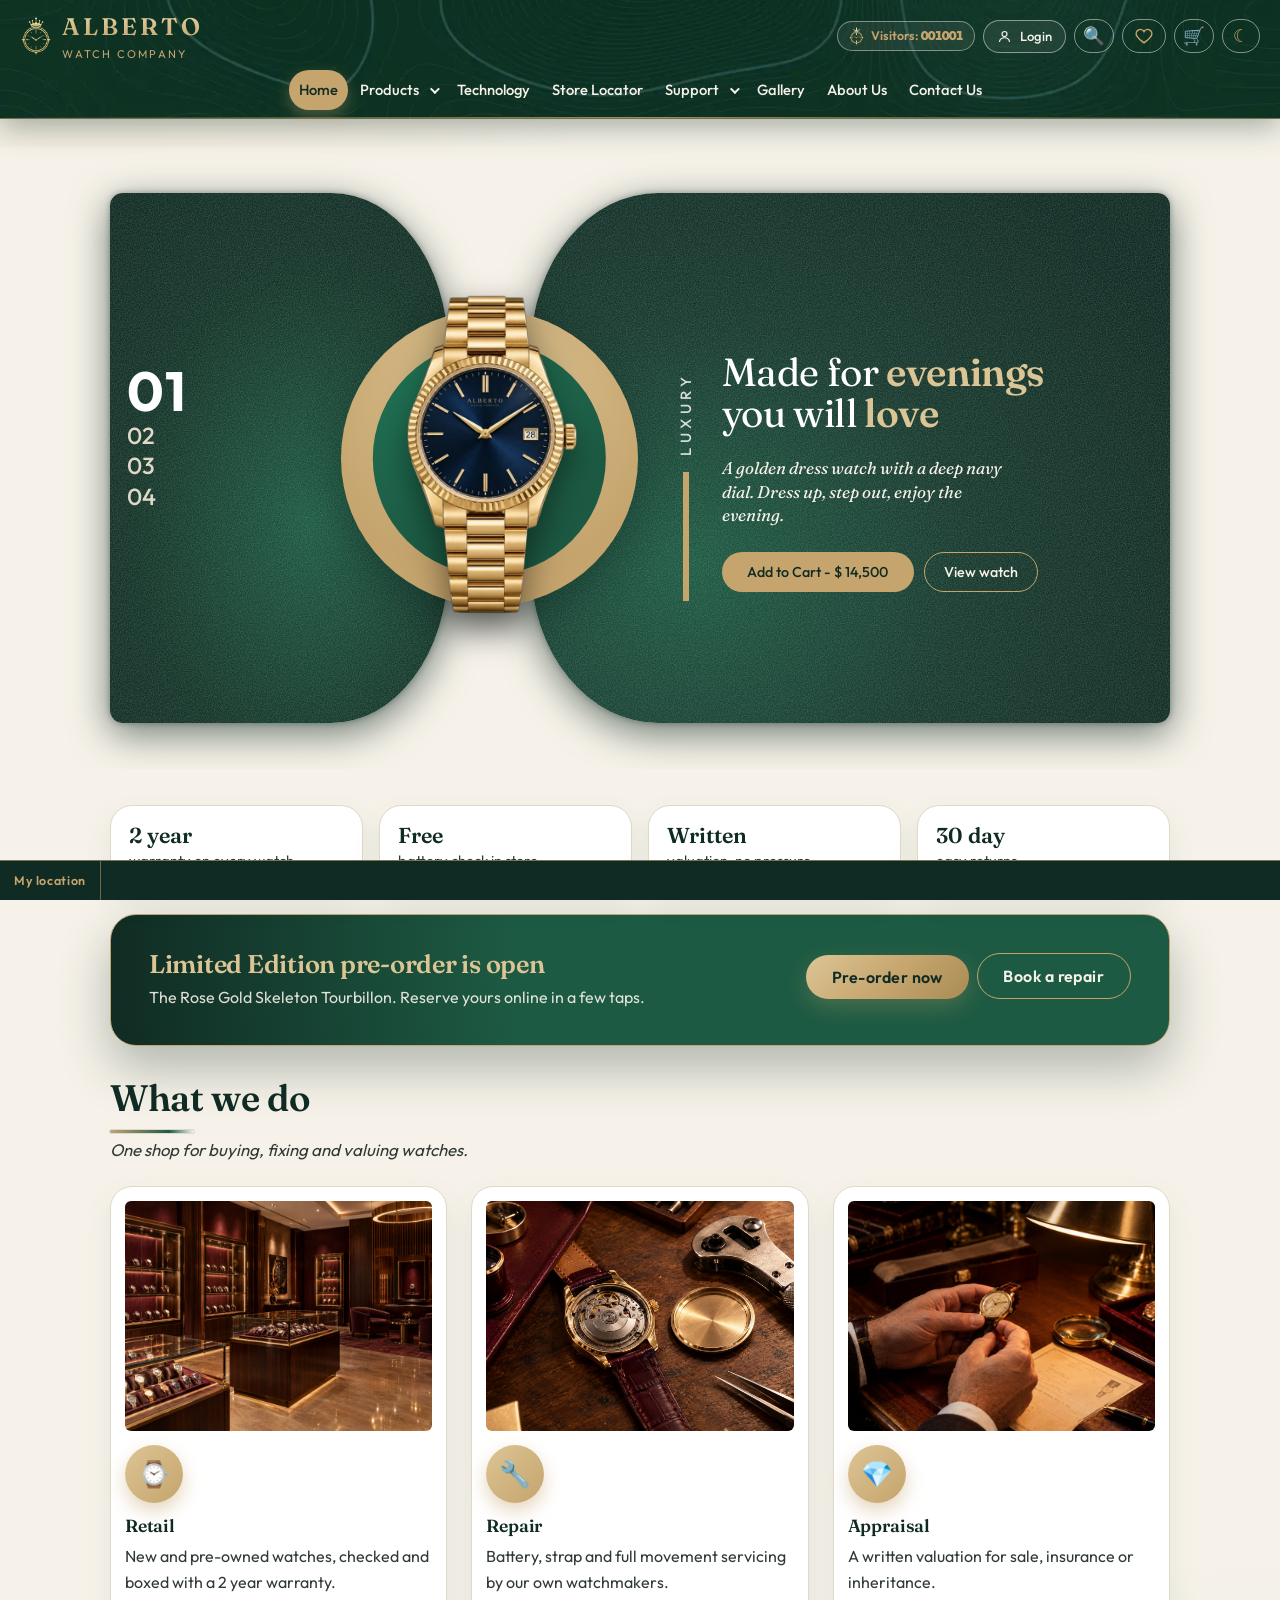
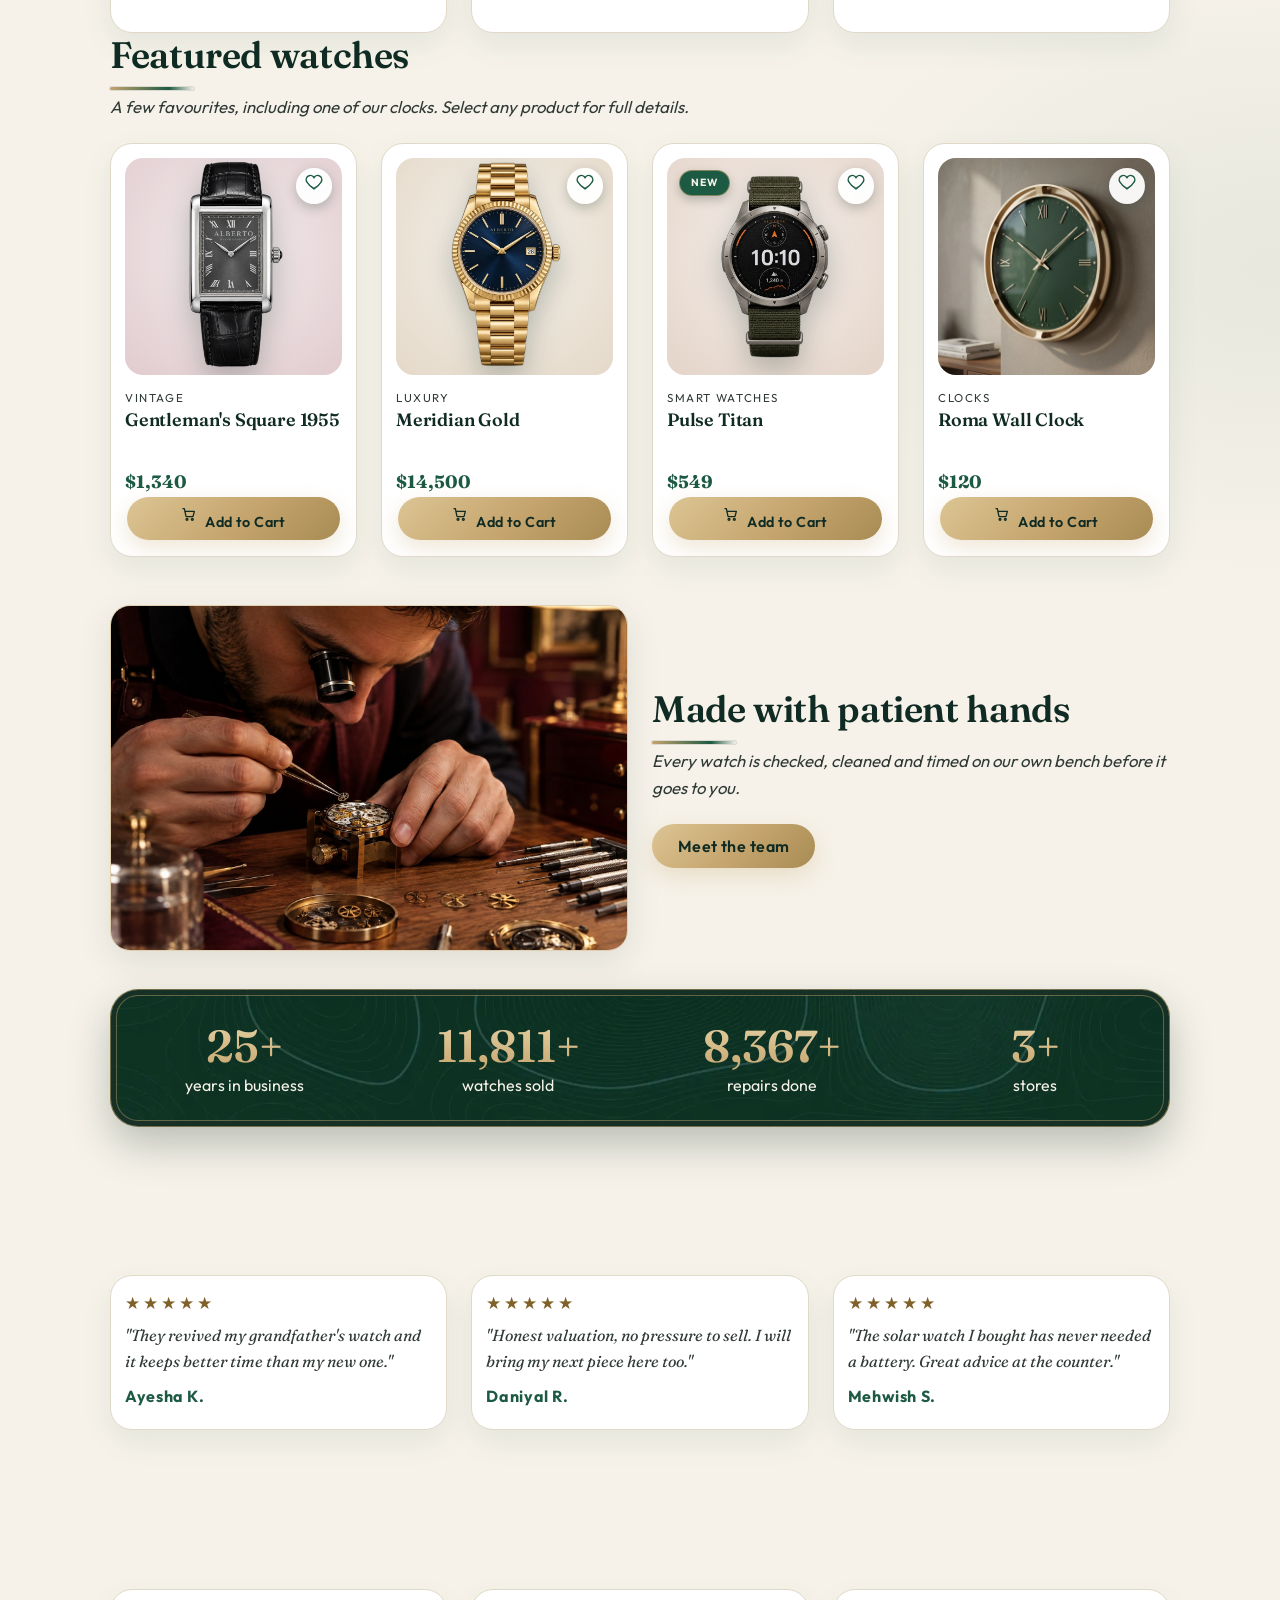
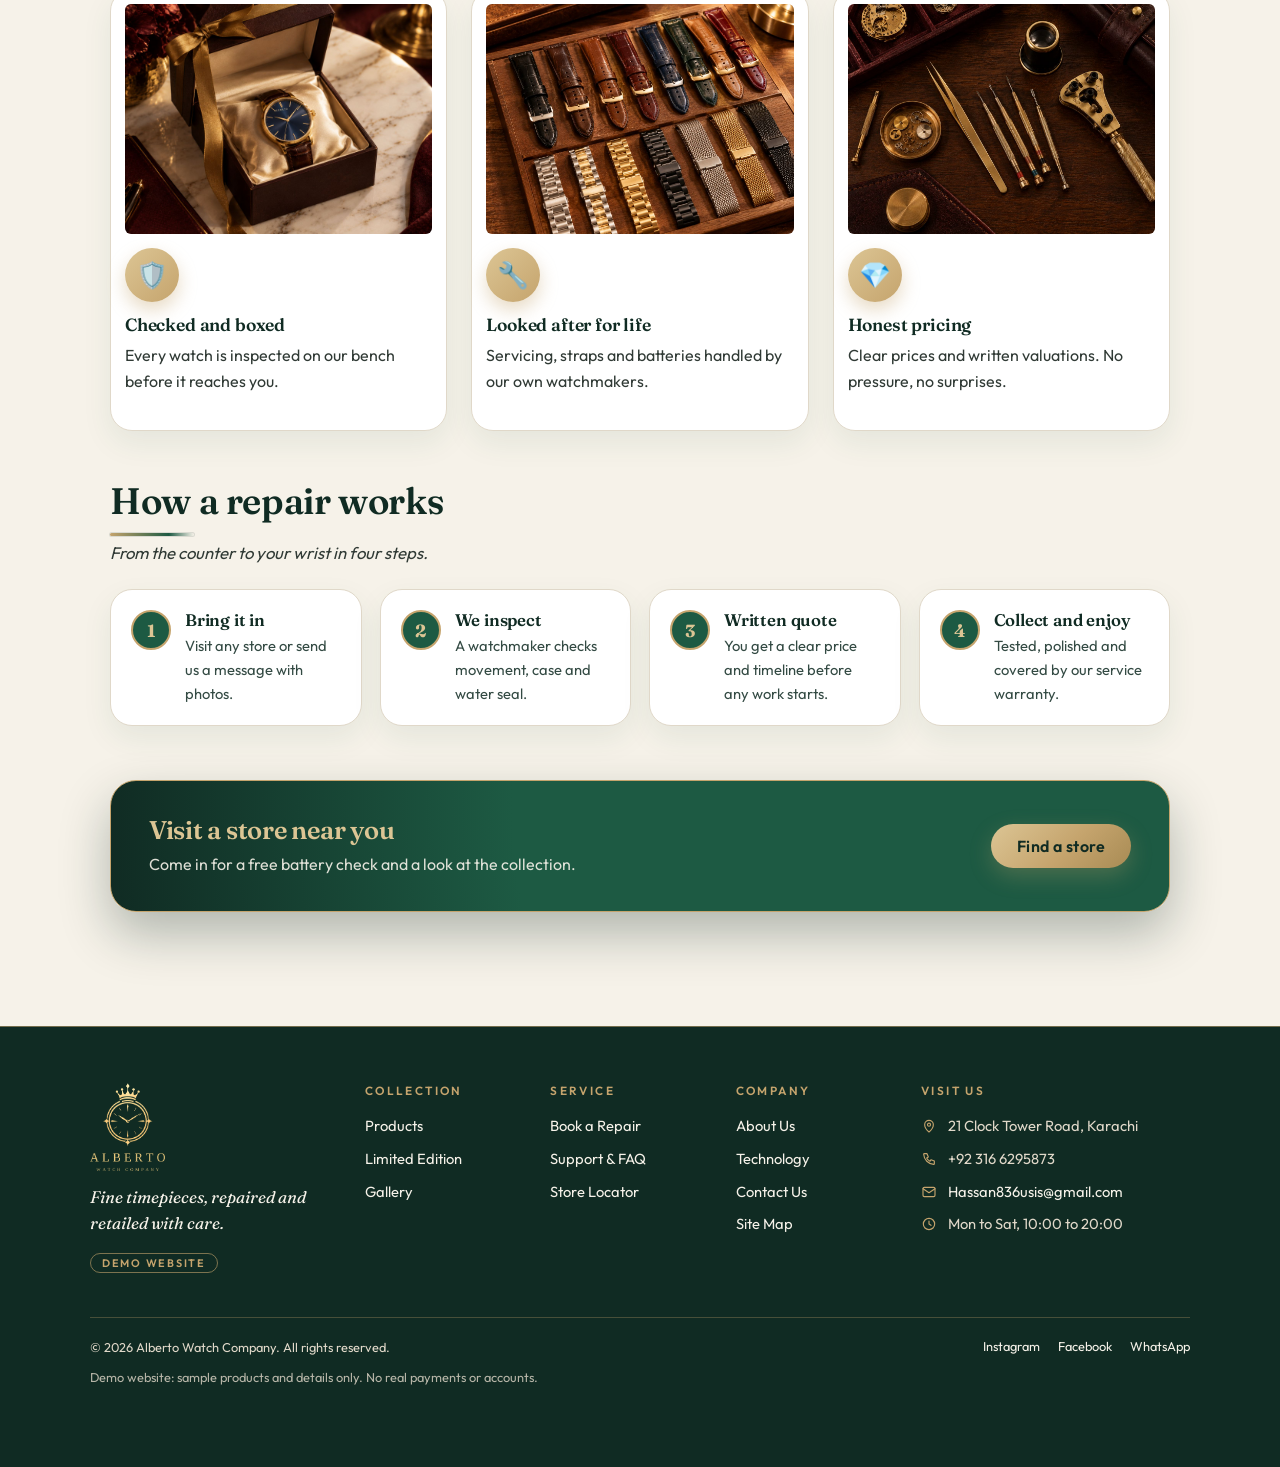
<file: index.html>
<!DOCTYPE html>
<html lang="en">
<head>
<meta charset="utf-8">
<meta name="viewport" content="width=device-width, initial-scale=1">
<title>Alberto Watch Company | Watches, Repairs &amp; Limited Editions in Karachi</title>
<meta name="description" content="Alberto Watch Company: luxury, vintage and smart watches, expert watch repair, free appraisals and limited edition pre-orders in Karachi.">
<meta name="theme-color" content="#102B23">
<link rel="canonical" href="https://www.albertowatch.example/index.html">
<meta property="og:type" content="website"><meta property="og:site_name" content="Alberto Watch Company">
<meta property="og:title" content="Alberto Watch Company"><meta property="og:description" content="Watches, repairs, appraisals and limited edition pre-orders.">
<meta property="og:image" content="https://www.albertowatch.example/images/e1.webp"><meta property="og:url" content="https://www.albertowatch.example/index.html">
<script type="application/ld+json">{"@context":"https://schema.org","@type":"Store","name":"Alberto Watch Company","url":"https://www.albertowatch.example/","image":"https://www.albertowatch.example/images/logo-full.png","telephone":"+92 316 6295873","email":"Hassan836usis@gmail.com","address":{"@type":"PostalAddress","streetAddress":"21 Clock Tower Road","addressLocality":"Karachi","addressCountry":"PK"},"openingHours":"Mo-Sa 10:00-20:00","priceRange":"$$$"}</script>
<link rel="icon" href="images/logo.png">
<link href="https://fonts.googleapis.com/css2?family=Fraunces:opsz,wght@9..144,400;9..144,600&family=Outfit:wght@300;400;500;600;700;800&display=swap" rel="stylesheet">
<link rel="stylesheet" href="lib/bootstrap.min.css">
<link rel="stylesheet" href="css/style.css">
</head>
<body data-page="home">
<script>try{if(localStorage.getItem("alb_dark")==="1")document.body.classList.add("dark")}catch(e){}</script>
<main id="main" tabindex="-1">
<section class="page active" id="home">
<div class="hz">
<section aria-label="Featured watches" class="hx" id="hx">
<span aria-hidden="true" class="hx-pl"></span><span aria-hidden="true" class="hx-pr"></span>
<ol aria-label="Choose slide" class="hx-idx" id="hxIdx"></ol>
<div class="hx-stage" id="hxStage">
<span aria-hidden="true" class="hx-pe"></span><span aria-hidden="true" class="hx-or"></span>
<img alt="" id="hxImg"/>
</div>
<span class="hx-label" id="hxLabel">Luxury</span><span aria-hidden="true" class="hx-bar"></span>
<div class="hx-copy">
<div class="hx-body" id="hxBody" style="position:relative">
<h1 id="hxTitle"></h1>
<p id="hxText"></p>
<div class="hx-cta"><button class="hx-btn" id="hxBtn" type="button">Add to Cart</button><button class="hx-btn hx-alt" id="hxView" type="button">View watch</button></div>
</div>
</div>

</section>
</div>

<div class="row g-3 mb-4"><div class="col-6 col-lg-3"><div class="tcard h-100"><b>2 year</b>warranty on every watch</div></div><div class="col-6 col-lg-3"><div class="tcard h-100"><b>Free</b>battery check in store</div></div><div class="col-6 col-lg-3"><div class="tcard h-100"><b>Written</b>valuation, no pressure</div></div><div class="col-6 col-lg-3"><div class="tcard h-100"><b>30 day</b>easy returns</div></div></div>
<div class="ctaband" style="margin:0 0 30px"><div><h3>Limited Edition pre-order is open</h3><p>The Rose Gold Skeleton Tourbillon. Reserve yours online in a few taps.</p></div><div><a class="abtn" data-p="limited" href="pages/limited.html">Pre-order now</a><a class="abtn ghost" data-p="booking" href="pages/booking.html">Book a repair</a></div></div>
<h2>What we do</h2><p class="sub">One shop for buying, fixing and valuing watches.</p>
<div class="row g-4">
<div class="col-md-4"><div class="acard svc h-100"><div class="ico">⌚</div><h3>Retail</h3><p>New and pre-owned watches, checked and boxed with a 2 year warranty.</p></div></div>
<div class="col-md-4"><div class="acard svc h-100"><div class="ico">🔧</div><h3>Repair</h3><p>Battery, strap and full movement servicing by our own watchmakers.</p></div></div>
<div class="col-md-4"><div class="acard svc h-100"><div class="ico">💎</div><h3>Appraisal</h3><p>A written valuation for sale, insurance or inheritance.</p></div></div>
</div>
<h2>Featured watches</h2><p class="sub">A few favourites, including one of our clocks. Select any product for full details.</p>
<div class="row g-4" id="featured"></div>
<div class="stats"><div><b data-n="25">0</b>years in business</div><div><b data-n="12000">0</b>watches sold</div><div><b data-n="8500">0</b>repairs done</div><div><b data-n="3">0</b>stores</div></div>
<h2>What customers say</h2><p class="sub">Sample reviews.</p>
<div class="row g-4">
<div class="col-md-4"><div class="acard info h-100"><div class="stars" role="img" aria-label="5 out of 5 stars">★★★★★</div><p class="quote">"They revived my grandfather's watch and it keeps better time than my new one."</p><b>Ayesha K.</b></div></div>
<div class="col-md-4"><div class="acard info h-100"><div class="stars" role="img" aria-label="5 out of 5 stars">★★★★★</div><p class="quote">"Honest valuation, no pressure to sell. I will bring my next piece here too."</p><b>Daniyal R.</b></div></div>
<div class="col-md-4"><div class="acard info h-100"><div class="stars" role="img" aria-label="5 out of 5 stars">★★★★★</div><p class="quote">"The solar watch I bought has never needed a battery. Great advice at the counter."</p><b>Mehwish S.</b></div></div>
</div>
<div class="more"><h2 class="mt-5">Why choose Alberto</h2><p class="sub">Three promises we keep with every watch.</p><div class="row g-4"><div class="col-md-4"><div class="acard info h-100"><div class="em">🛡️</div><h3>Checked and boxed</h3><p>Every watch is inspected on our bench before it reaches you.</p></div></div><div class="col-md-4"><div class="acard info h-100"><div class="em">🔧</div><h3>Looked after for life</h3><p>Servicing, straps and batteries handled by our own watchmakers.</p></div></div><div class="col-md-4"><div class="acard info h-100"><div class="em">💎</div><h3>Honest pricing</h3><p>Clear prices and written valuations. No pressure, no surprises.</p></div></div></div><h2 class="mt-5">How a repair works</h2><p class="sub">From the counter to your wrist in four steps.</p><div class="steps"><div class="stp"><span>1</span><div><h3>Bring it in</h3><p>Visit any store or send us a message with photos.</p></div></div><div class="stp"><span>2</span><div><h3>We inspect</h3><p>A watchmaker checks movement, case and water seal.</p></div></div><div class="stp"><span>3</span><div><h3>Written quote</h3><p>You get a clear price and timeline before any work starts.</p></div></div><div class="stp"><span>4</span><div><h3>Collect and enjoy</h3><p>Tested, polished and covered by our service warranty.</p></div></div></div><div class="ctaband"><div><h3>Visit a store near you</h3><p>Come in for a free battery check and a look at the collection.</p></div><a class="abtn" data-p="stores" href="pages/stores.html">Find a store</a></div></div></section>
</main>
<script src="lib/jquery.min.js"></script>
<script src="lib/bootstrap.bundle.min.js"></script>
<script src="data/products.js"></script>
<script src="js/app.js"></script>
</body>
</html>
</file>
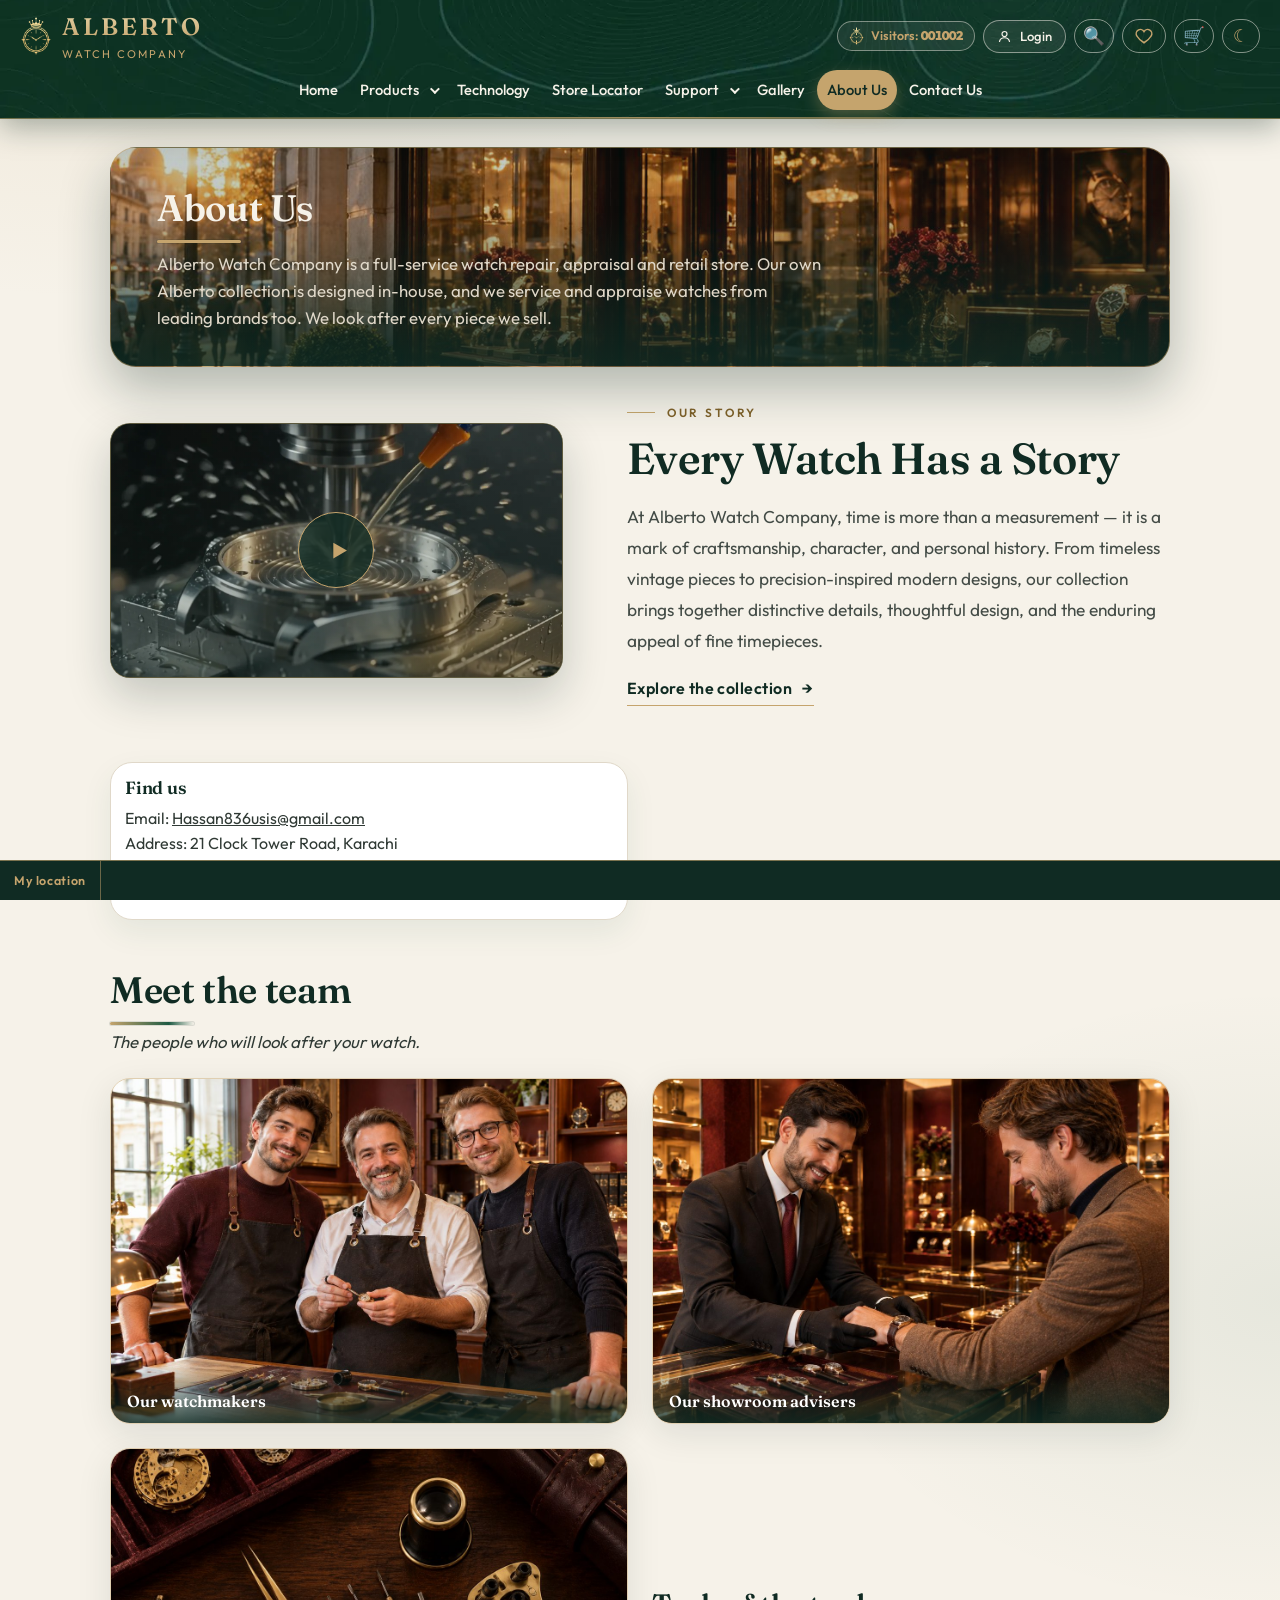
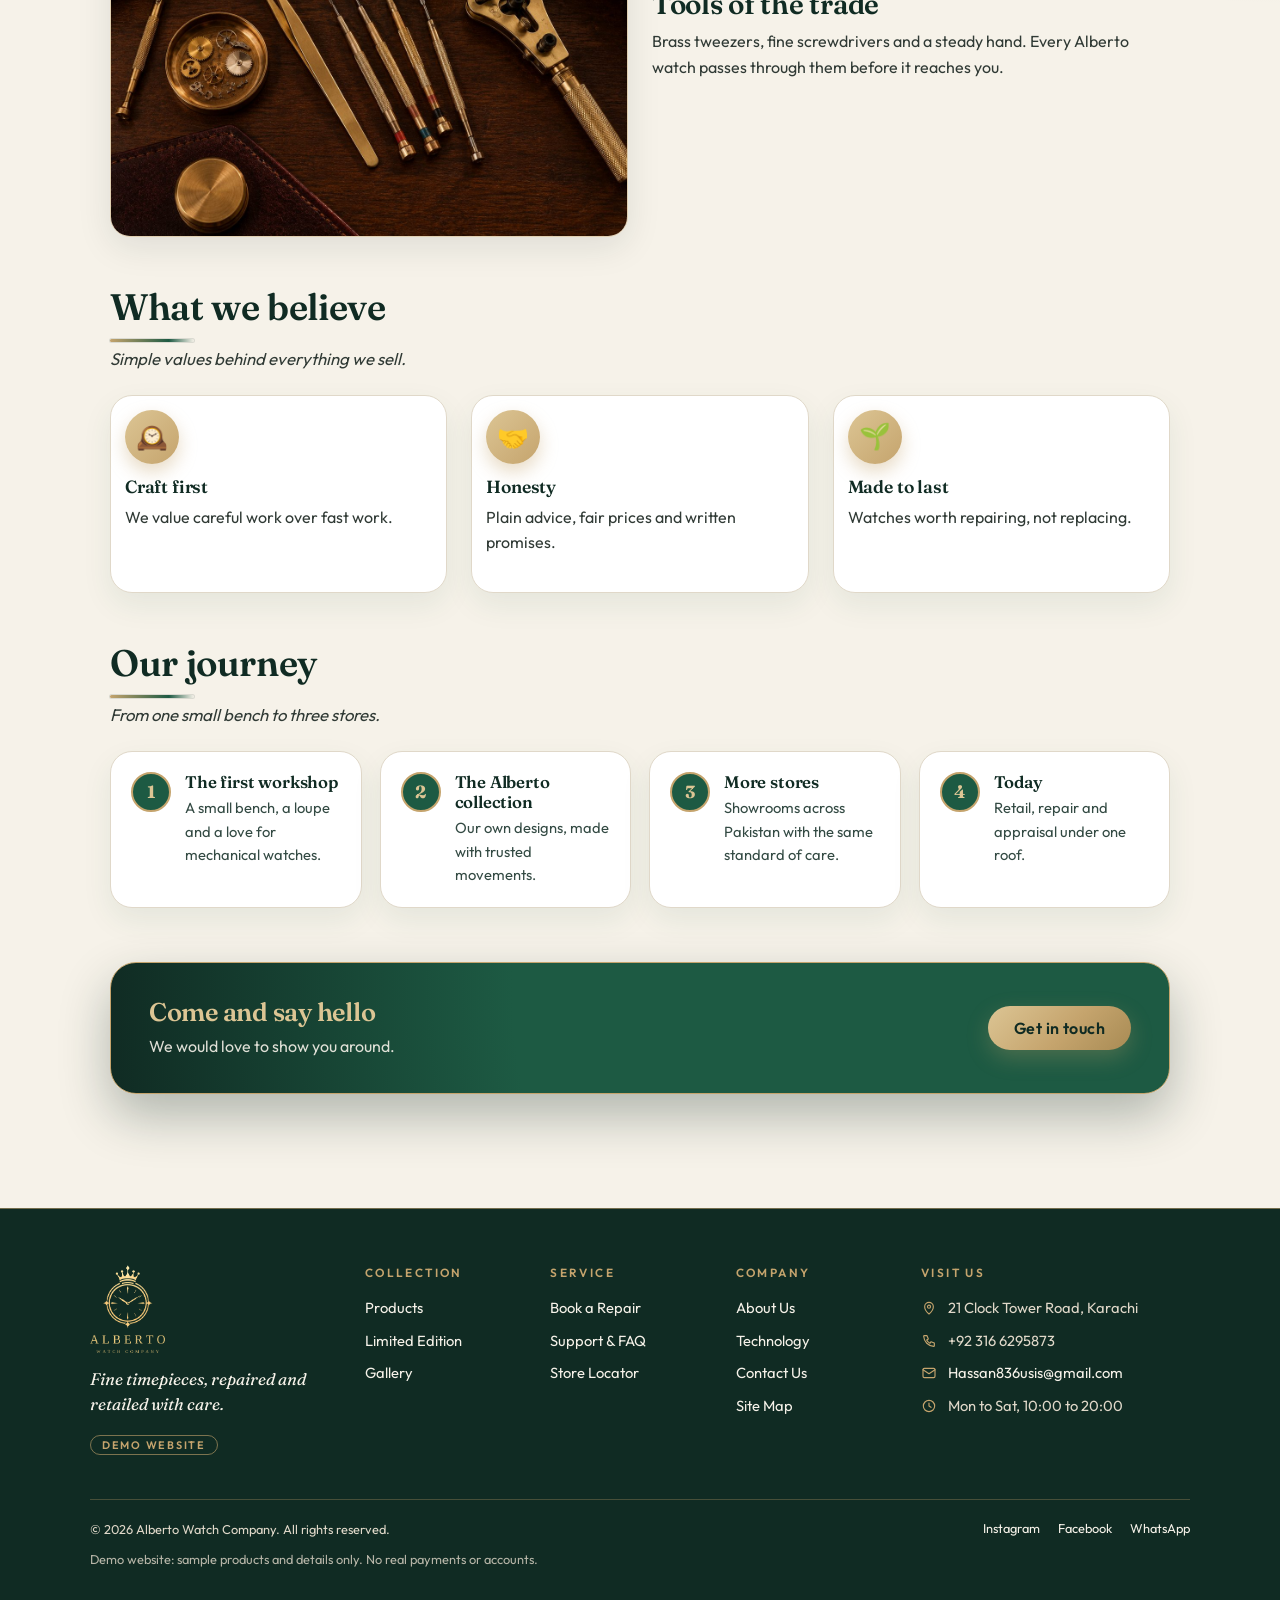
<file: pages/about.html>
<!DOCTYPE html>
<html lang="en" data-root="../">
<head>
<meta charset="utf-8">
<meta name="viewport" content="width=device-width, initial-scale=1">
<title>About Us | Alberto Watch Company</title>
<meta name="description" content="Meet the watchmakers and advisers behind Alberto Watch Company.">
<meta name="theme-color" content="#102B23">
<link rel="canonical" href="https://www.albertowatch.example/pages/about.html">
<meta property="og:type" content="website"><meta property="og:site_name" content="Alberto Watch Company">
<meta property="og:title" content="About Us | Alberto Watch Company"><meta property="og:description" content="Meet the watchmakers and advisers behind Alberto Watch Company.">
<meta property="og:image" content="https://www.albertowatch.example/images/e1.webp"><meta property="og:url" content="https://www.albertowatch.example/pages/about.html">
<link rel="icon" href="../images/logo.png">
<link href="https://fonts.googleapis.com/css2?family=Fraunces:opsz,wght@9..144,400;9..144,600&family=Outfit:wght@300;400;500;600;700;800&display=swap" rel="stylesheet">
<link rel="stylesheet" href="../lib/bootstrap.min.css">
<link rel="stylesheet" href="../css/style.css">
</head>
<body data-page="about">
<script>try{if(localStorage.getItem("alb_dark")==="1")document.body.classList.add("dark")}catch(e){}</script>
<main id="main" tabindex="-1">
<section class="page active" id="about">
<h2 role="heading" aria-level="1">About Us</h2>
<p class="sub">Alberto Watch Company is a full-service watch repair, appraisal and retail store. Our own Alberto collection is designed in-house, and we service and appraise watches from leading brands too. We look after every piece we sell.</p>
<div class="ed ed-about">
<figure class="ed-vid"><div class="vwrap"><video muted playsinline preload="none" width="1280" height="720" poster="../images/poster-watch-manufacturing.webp" data-src="../videos/watch-manufacturing.mp4" aria-label="Film: how an Alberto watch is made">Your browser does not support HTML5 video.</video><button type="button" class="vplay" aria-label="Play film: how an Alberto watch is made"><span aria-hidden="true"><svg viewBox="0 0 24 24"><path d="M7 4.5v15l13-7.5z"/></svg></span></button></div><noscript><a href="../videos/watch-manufacturing.mp4">Watch the film (MP4)</a></noscript></figure>
<div class="ed-txt">
<span class="ed-eyebrow">Our Story</span>
<h3 class="ed-h">Every Watch Has a Story</h3>
<p>At Alberto Watch Company, time is more than a measurement &mdash; it is a mark of craftsmanship, character, and personal history. From timeless vintage pieces to precision-inspired modern designs, our collection brings together distinctive details, thoughtful design, and the enduring appeal of fine timepieces.</p>
<a class="ed-link" data-p="products" href="products.html">Explore the collection <span aria-hidden="true">&rarr;</span></a>
</div>
</div>
<div class="row"><div class="col-lg-6"><div class="acard info"><h3>Find us</h3><p>Email: <a href="mailto:Hassan836usis@gmail.com">Hassan836usis@gmail.com</a><br/>Address: 21 Clock Tower Road, Karachi<br/>Phone: +92 316 6295873</p></div></div></div>
<div class="more"><h2 class="mt-5">What we believe</h2><p class="sub">Simple values behind everything we sell.</p><div class="row g-4"><div class="col-md-4"><div class="acard info h-100"><div class="em">🕰️</div><h3>Craft first</h3><p>We value careful work over fast work.</p></div></div><div class="col-md-4"><div class="acard info h-100"><div class="em">🤝</div><h3>Honesty</h3><p>Plain advice, fair prices and written promises.</p></div></div><div class="col-md-4"><div class="acard info h-100"><div class="em">🌱</div><h3>Made to last</h3><p>Watches worth repairing, not replacing.</p></div></div></div><h2 class="mt-5">Our journey</h2><p class="sub">From one small bench to three stores.</p><div class="steps"><div class="stp"><span>1</span><div><h3>The first workshop</h3><p>A small bench, a loupe and a love for mechanical watches.</p></div></div><div class="stp"><span>2</span><div><h3>The Alberto collection</h3><p>Our own designs, made with trusted movements.</p></div></div><div class="stp"><span>3</span><div><h3>More stores</h3><p>Showrooms across Pakistan with the same standard of care.</p></div></div><div class="stp"><span>4</span><div><h3>Today</h3><p>Retail, repair and appraisal under one roof.</p></div></div></div><div class="ctaband"><div><h3>Come and say hello</h3><p>We would love to show you around.</p></div><a class="abtn" data-p="contact" href="contact.html">Get in touch</a></div></div></section>
</main>
<script src="../lib/jquery.min.js"></script>
<script src="../lib/bootstrap.bundle.min.js"></script>
<script src="../data/products.js"></script>
<script src="../js/app.js"></script>
<script src="../js/video-on-demand.js" defer></script>
</body>
</html>
</file>
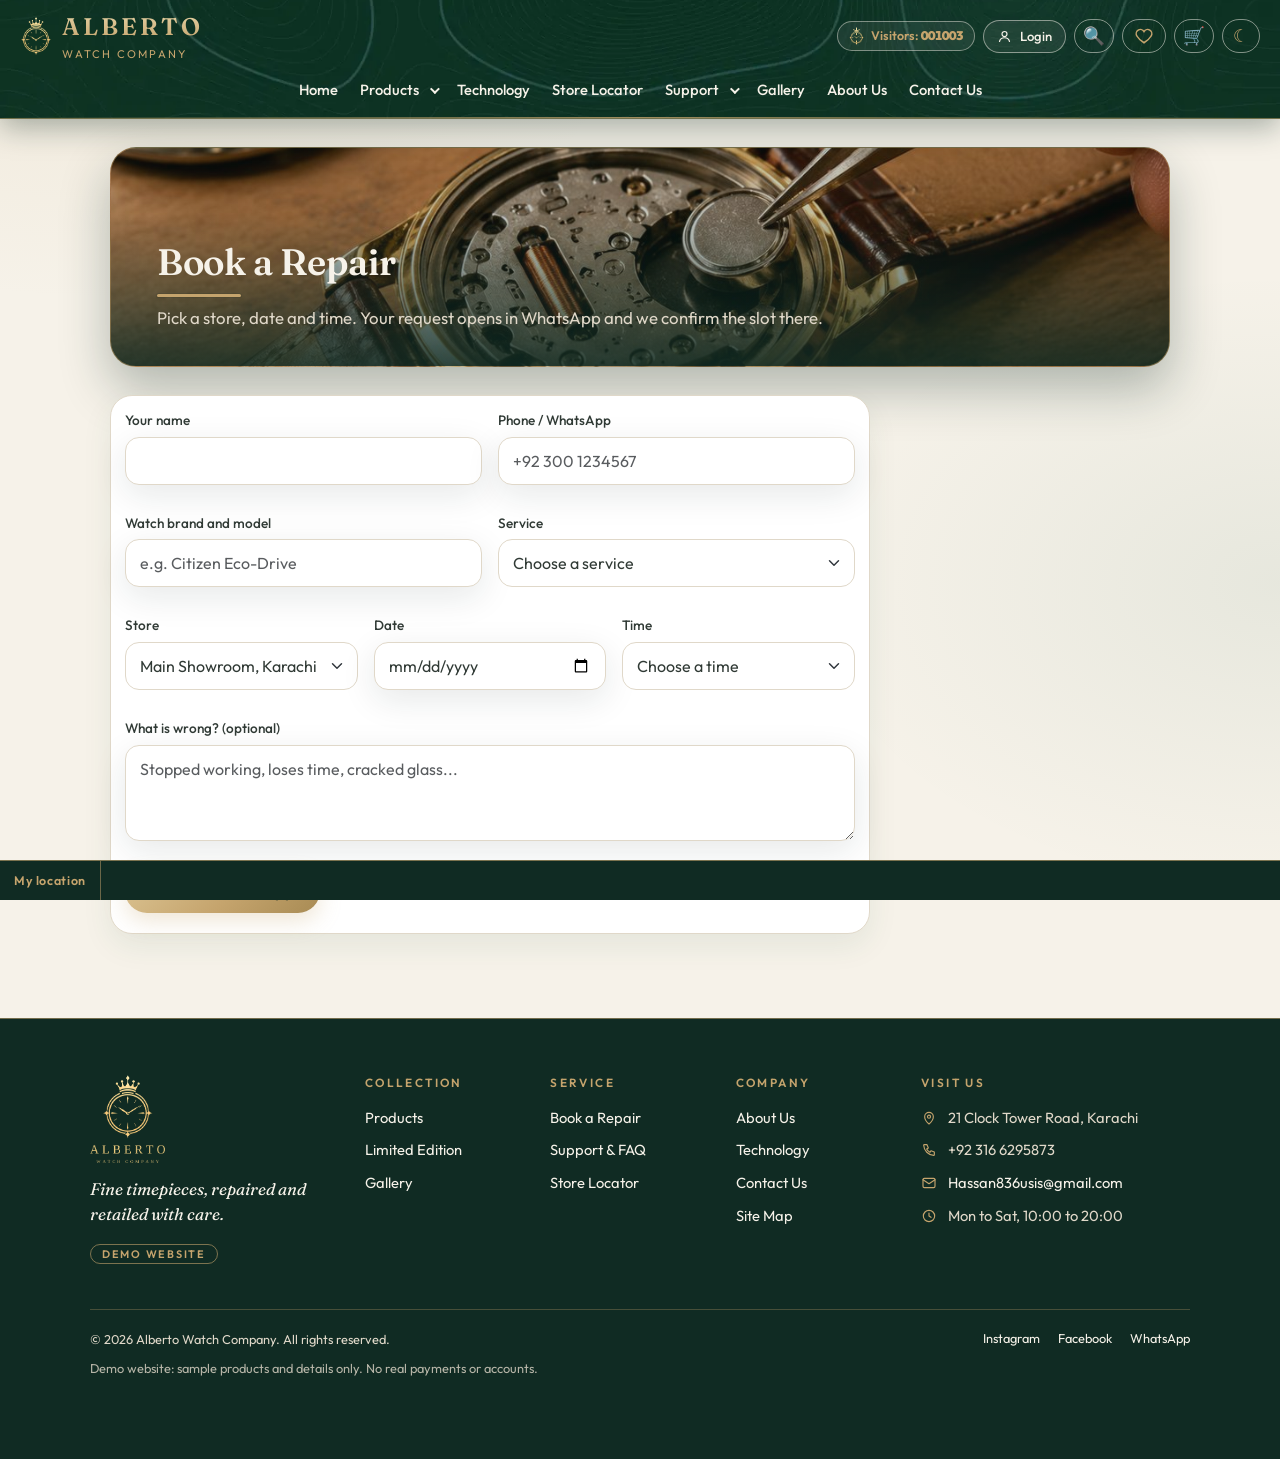
<file: pages/booking.html>
<!DOCTYPE html>
<html lang="en" data-root="../">
<head>
<meta charset="utf-8">
<meta name="viewport" content="width=device-width, initial-scale=1">
<title>Book a Watch Repair | Alberto Watch Company</title>
<meta name="description" content="Book a repair or appraisal slot at an Alberto store and confirm on WhatsApp.">
<meta name="theme-color" content="#102B23">
<link rel="canonical" href="https://www.albertowatch.example/pages/booking.html">
<meta property="og:type" content="website"><meta property="og:site_name" content="Alberto Watch Company">
<meta property="og:title" content="Book a Watch Repair | Alberto Watch Company"><meta property="og:description" content="Book a repair or appraisal slot at an Alberto store and confirm on WhatsApp.">
<meta property="og:image" content="https://www.albertowatch.example/images/e1.webp"><meta property="og:url" content="https://www.albertowatch.example/pages/booking.html">
<link rel="icon" href="../images/logo.png">
<link href="https://fonts.googleapis.com/css2?family=Fraunces:opsz,wght@9..144,400;9..144,600&family=Outfit:wght@300;400;500;600;700;800&display=swap" rel="stylesheet">
<link rel="stylesheet" href="../lib/bootstrap.min.css">
<link rel="stylesheet" href="../css/style.css">
</head>
<body data-page="booking">
<script>try{if(localStorage.getItem("alb_dark")==="1")document.body.classList.add("dark")}catch(e){}</script>
<main id="main" tabindex="-1">
<section class="page active" id="booking">
<h2 role="heading" aria-level="1">Book a Repair</h2><p class="sub">Pick a store, date and time. Your request opens in WhatsApp and we confirm the slot there.</p>
<div class="acard info bk"><form id="bkForm" novalidate>
<div class="row g-3">
<div class="col-md-6"><label for="bkName">Your name</label><input id="bkName" class="form-control" required minlength="2" autocomplete="name"><div class="invalid-feedback">Please enter your name.</div></div>
<div class="col-md-6"><label for="bkPhone">Phone / WhatsApp</label><input id="bkPhone" class="form-control" type="tel" required pattern="[0-9+ \(\)\-]{7,}" autocomplete="tel" placeholder="+92 300 1234567"><div class="invalid-feedback">Enter a valid phone number.</div></div>
<div class="col-md-6"><label for="bkWatch">Watch brand and model</label><input id="bkWatch" class="form-control" required placeholder="e.g. Citizen Eco-Drive"><div class="invalid-feedback">Tell us which watch.</div></div>
<div class="col-md-6"><label for="bkSvc">Service</label><select id="bkSvc" class="form-select" required><option value="">Choose a service</option><option>Battery change</option><option>Strap change</option><option>Full movement service</option><option>Glass / crystal</option><option>Water resistance test</option><option>Appraisal</option><option>Other</option></select><div class="invalid-feedback">Choose a service.</div></div>
<div class="col-md-4"><label for="bkStore">Store</label><select id="bkStore" class="form-select" required></select></div>
<div class="col-md-4"><label for="bkDate">Date</label><input id="bkDate" class="form-control" type="date" required><div class="invalid-feedback" id="bkDateMsg">Choose a date.</div></div>
<div class="col-md-4"><label for="bkTime">Time</label><select id="bkTime" class="form-select" required></select></div>
<div class="col-12"><label for="bkNote">What is wrong? (optional)</label><textarea id="bkNote" class="form-control" rows="3" placeholder="Stopped working, loses time, cracked glass..."></textarea></div>
</div>
<button class="abtn mt-3" type="submit">Book on WhatsApp</button>
</form>
<div class="bk-ok" id="bkOk" role="status"><b>Almost done.</b> If WhatsApp did not open, <a id="bkLink" target="_blank" rel="noopener"><u>tap here to send your request</u></a>.</div></div>
</section>
</main>
<script src="../lib/jquery.min.js"></script>
<script src="../lib/bootstrap.bundle.min.js"></script>
<script src="../data/products.js"></script>
<script src="../js/app.js"></script>
</body>
</html>
</file>
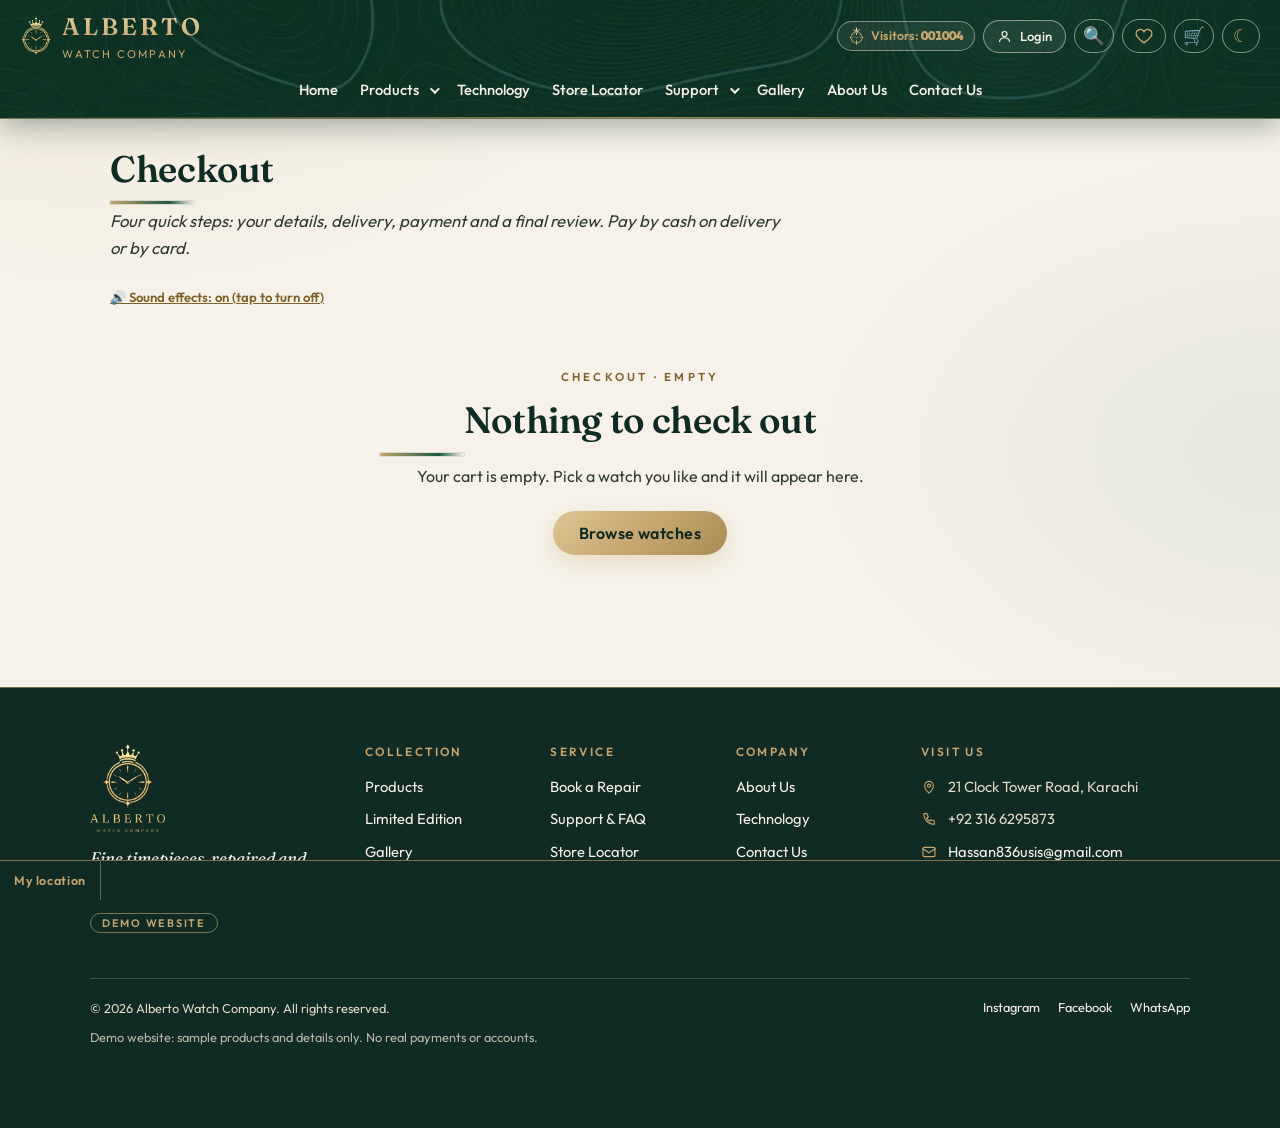
<file: pages/checkout.html>
<!DOCTYPE html>
<html lang="en" data-root="../">
<head>
<meta charset="utf-8">
<meta name="viewport" content="width=device-width, initial-scale=1">
<title>Checkout | Alberto Watch Company</title>
<meta name="description" content="Complete your Alberto Watch order: delivery details, cash on delivery or card payment, and a final review.">
<meta name="theme-color" content="#102B23">
<link rel="canonical" href="https://www.albertowatch.example/pages/checkout.html">
<meta property="og:type" content="website"><meta property="og:site_name" content="Alberto Watch Company">
<meta property="og:title" content="Checkout | Alberto Watch Company"><meta property="og:description" content="Complete your Alberto Watch order: delivery details, cash on delivery or card payment, and a final review.">
<meta property="og:image" content="https://www.albertowatch.example/images/e1.webp"><meta property="og:url" content="https://www.albertowatch.example/pages/checkout.html">
<link rel="icon" href="../images/logo.png">
<link href="https://fonts.googleapis.com/css2?family=Fraunces:opsz,wght@9..144,400;9..144,600&family=Outfit:wght@300;400;500;600;700;800&display=swap" rel="stylesheet">
<link rel="stylesheet" href="../lib/bootstrap.min.css">
<link rel="stylesheet" href="../css/style.css">
<link rel="stylesheet" href="../css/checkout.css">
</head>
<body data-page="checkout">
<script>try{if(localStorage.getItem("alb_dark")==="1")document.body.classList.add("dark")}catch(e){}</script>
<main id="main" tabindex="-1">
<section class="page active" id="checkout">
<h2 role="heading" aria-level="1">Checkout</h2><p class="sub">Four quick steps: your details, delivery, payment and a final review. Pay by cash on delivery or by card.</p>
<div id="coEmpty" class="co-empty" hidden><span class="co-kicker">Checkout &middot; empty</span><h2>Nothing to check out</h2><p>Your cart is empty. Pick a watch you like and it will appear here.</p><a class="abtn" href="products.html">Browse watches</a></div>
<div id="coMain" hidden>
<ol class="co-steps" id="coSteps" aria-label="Checkout steps"></ol>
<div class="co-grid">
<div class="co-card" id="coCard">

<!-- STEP 1: contact -->
<div class="co-step" data-step="0">
<span class="co-kicker">Step 1 of 4</span><h3 tabindex="-1">Your details</h3><p class="co-lead">We call or message you on this number to confirm the order.</p>
<div class="co-row2">
<div class="co-field"><label for="fName">Full name</label><input id="fName" autocomplete="name" placeholder="e.g. Ayesha Khan"><div class="co-err"></div></div>
<div class="co-field"><label for="fPhone">Phone / WhatsApp</label><input id="fPhone" type="tel" inputmode="tel" autocomplete="tel" placeholder="+92 300 1234567"><div class="co-err"></div></div>
</div>
<div class="co-field"><label for="fEmail">Email</label><input id="fEmail" type="email" autocomplete="email" placeholder="you@example.com"><div class="co-err"></div></div>
</div>

<!-- STEP 2: delivery -->
<div class="co-step" data-step="1" hidden>
<span class="co-kicker">Step 2 of 4</span><h3 tabindex="-1">Delivery</h3><p class="co-lead">Choose how you want to receive your watch.</p>
<div class="co-opts" id="coMethods" role="radiogroup" aria-label="Delivery method"></div>
<div id="coAddr">
<button type="button" class="co-loc" id="coLoc"><svg viewBox="0 0 24 24" aria-hidden="true"><path d="M12 21s-6.5-5.6-6.5-11a6.5 6.5 0 0 1 13 0c0 5.4-6.5 11-6.5 11z"/><circle cx="12" cy="10" r="2.3"/></svg>Use my current location</button>
<p class="co-locnote" id="coLocNote" hidden></p>
<div class="co-field"><label for="fAddr">Street address</label><input id="fAddr" autocomplete="street-address" placeholder="House / flat no, street, area"><div class="co-err"></div></div>
<div class="co-row2">
<div class="co-field"><label for="fCity">City</label><input id="fCity" autocomplete="address-level2" value="Karachi"><div class="co-err"></div></div>
<div class="co-field"><label for="fPost">Postal code</label><input id="fPost" inputmode="numeric" autocomplete="postal-code" placeholder="75500"><div class="co-err"></div></div>
</div>
<div class="co-field"><label for="fLand">Landmark (optional)</label><input id="fLand" placeholder="Near a mosque, mall, school..."></div>
</div>
<div id="coPick" hidden><div class="co-field"><label for="fStore">Pickup store</label><select id="fStore"></select></div></div>
<div class="co-field"><label for="fNote">Note for us (optional)</label><textarea id="fNote" rows="2" placeholder="Gift wrap, best time to call..."></textarea></div>
</div>

<!-- STEP 3: payment -->
<div class="co-step" data-step="2" hidden>
<span class="co-kicker">Step 3 of 4</span><h3 tabindex="-1">Payment</h3><p class="co-lead">Pay when it arrives, or pay now by card.</p>
<div class="co-opts" role="radiogroup" aria-label="Payment method">
<label class="co-opt"><input type="radio" name="pay" value="cod" checked><span class="dot"></span><span><b>Cash on Delivery</b><small>Pay in cash to our rider when the watch reaches you.</small></span></label>
<label class="co-opt"><input type="radio" name="pay" value="card"><span class="dot"></span><span><b>Credit / Debit Card</b><small>Visa &middot; Mastercard &middot; UnionPay</small></span></label>
</div>
<div id="coCod" class="co-cod"><b>No payment needed now.</b> Keep the exact amount ready. You can open the box and check the watch before you pay.</div>
<div id="coCardBox" class="co-cardbox" hidden>
<button type="button" class="co-demo" id="coDemo">Fill a demo card</button>
<div class="co-field"><label for="fCard">Card number</label><input id="fCard" inputmode="numeric" autocomplete="cc-number" placeholder="4242 4242 4242 4242" maxlength="23"><div class="co-err"></div></div>
<div class="co-row2">
<div class="co-field"><label for="fExp">Expiry (MM/YY)</label><input id="fExp" inputmode="numeric" autocomplete="cc-exp" placeholder="MM/YY" maxlength="5"><div class="co-err"></div></div>
<div class="co-field"><label for="fCvc">CVC</label><input id="fCvc" inputmode="numeric" autocomplete="cc-csc" placeholder="123" maxlength="4"><div class="co-err"></div></div>
</div>
<div class="co-field mb-0"><label for="fHolder">Name on card</label><input id="fHolder" autocomplete="cc-name"><div class="co-err"></div></div>
</div>
<p class="sub mt-3 mb-0" style="font-size:.85rem">Demo website: no real payment is taken and card details are never saved.</p>
</div>

<!-- STEP 4: review -->
<div class="co-step" data-step="3" hidden>
<span class="co-kicker">Step 4 of 4</span><h3 tabindex="-1">Review your order</h3><p class="co-lead">Check everything once. Then place your order.</p>
<div id="coReview"></div>
</div>

<button type="button" class="co-quick" id="coQuick"><span aria-hidden="true">&#9889;</span> Quick fill with demo details</button>
<div class="co-nav" id="coNav"></div>
</div>

<aside class="co-card co-side" aria-label="Order summary">
<span class="co-kicker">Order summary</span>
<div class="co-items" id="coItems"></div>
<div class="co-tot" id="coTot"></div>
<ul class="co-assure"><li>2 year warranty on every watch</li><li>Checked and boxed on our bench</li><li>30 day easy returns</li></ul>
<a class="co-editcart" href="products.html">&larr; Keep shopping</a>
</aside>
</div>
</div>
</section>
</main>
<script src="../lib/jquery.min.js"></script>
<script src="../lib/bootstrap.bundle.min.js"></script>
<script src="../lib/gsap.min.js"></script>
<script src="../data/products.js"></script>
<script src="../js/app.js"></script>
<script src="../js/audio.js"></script>
<script src="../js/checkout.js"></script>
</body>
</html>
</file>
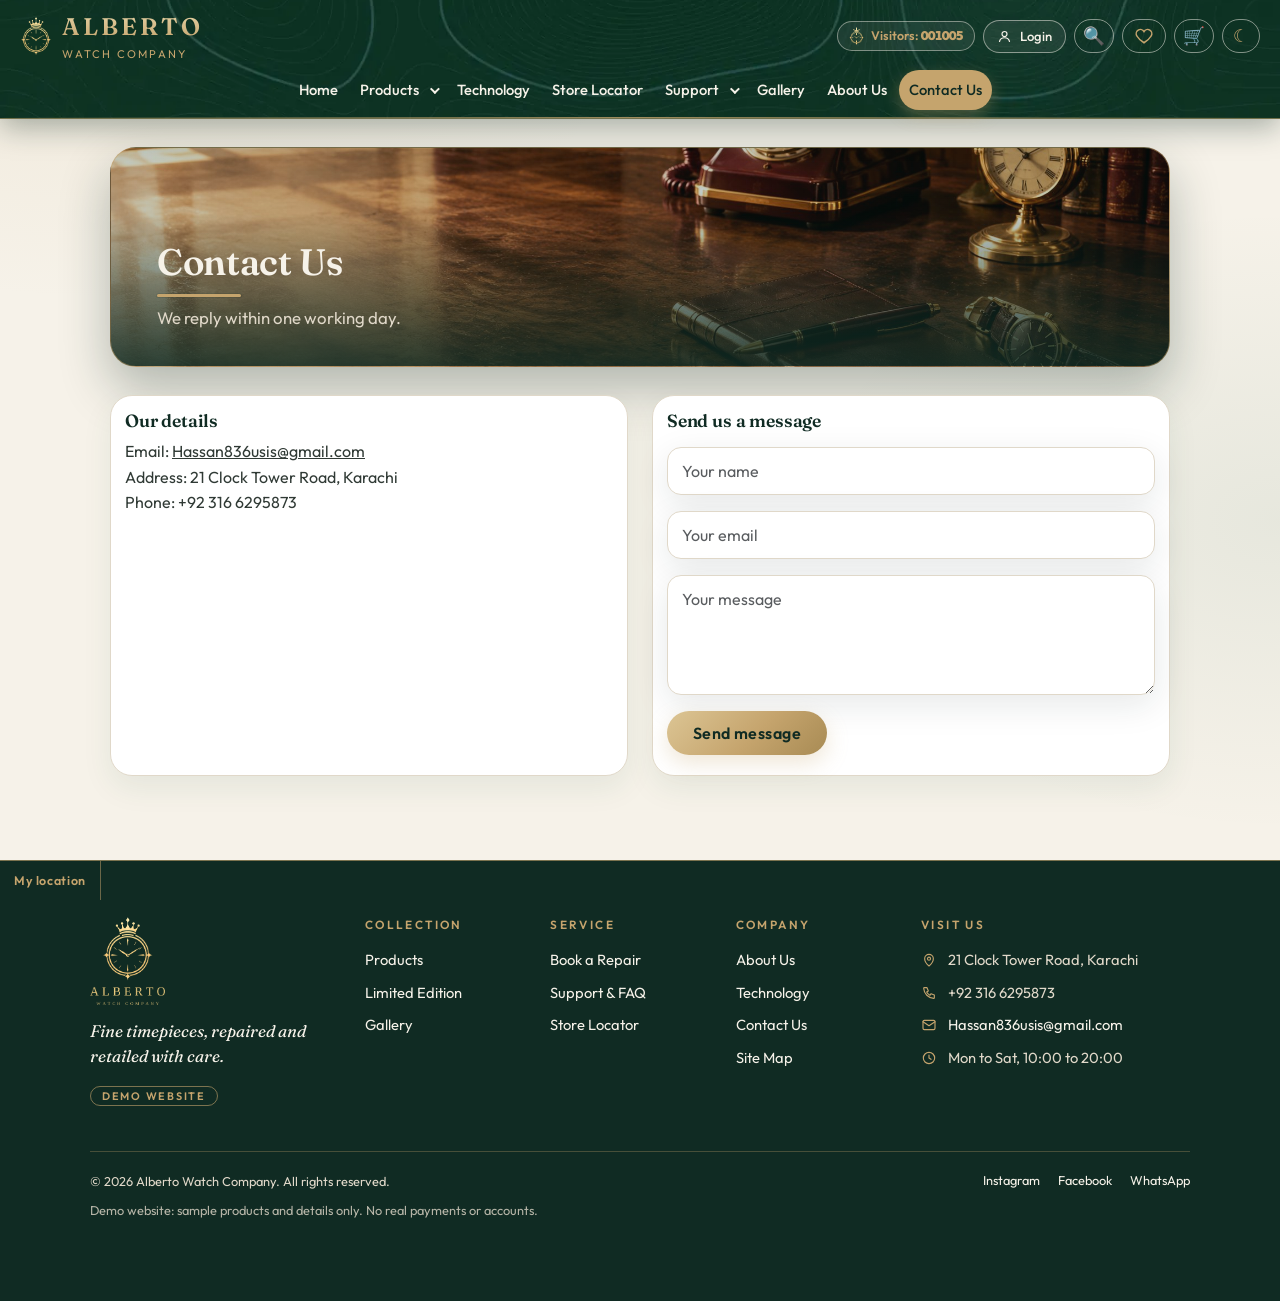
<file: pages/contact.html>
<!DOCTYPE html>
<html lang="en" data-root="../">
<head>
<meta charset="utf-8">
<meta name="viewport" content="width=device-width, initial-scale=1">
<title>Contact Us | Alberto Watch Company</title>
<meta name="description" content="Call, email or message Alberto Watch Company.">
<meta name="theme-color" content="#102B23">
<link rel="canonical" href="https://www.albertowatch.example/pages/contact.html">
<meta property="og:type" content="website"><meta property="og:site_name" content="Alberto Watch Company">
<meta property="og:title" content="Contact Us | Alberto Watch Company"><meta property="og:description" content="Call, email or message Alberto Watch Company.">
<meta property="og:image" content="https://www.albertowatch.example/images/e1.webp"><meta property="og:url" content="https://www.albertowatch.example/pages/contact.html">
<link rel="icon" href="../images/logo.png">
<link href="https://fonts.googleapis.com/css2?family=Fraunces:opsz,wght@9..144,400;9..144,600&family=Outfit:wght@300;400;500;600;700;800&display=swap" rel="stylesheet">
<link rel="stylesheet" href="../lib/bootstrap.min.css">
<link rel="stylesheet" href="../css/style.css">
</head>
<body data-page="contact">
<script>try{if(localStorage.getItem("alb_dark")==="1")document.body.classList.add("dark")}catch(e){}</script>
<main id="main" tabindex="-1">
<section class="page active" id="contact">
<h2 role="heading" aria-level="1">Contact Us</h2><p class="sub">We reply within one working day.</p>
<div class="row g-4">
<div class="col-md-6"><div class="acard info h-100"><h3>Our details</h3><p>Email: <a href="mailto:Hassan836usis@gmail.com">Hassan836usis@gmail.com</a><br/>Address: 21 Clock Tower Road, Karachi<br/>Phone: +92 316 6295873</p></div></div>
<div class="col-md-6"><div class="acard info h-100"><form id="cf" novalidate="">
<h3 class="mb-3">Send us a message</h3>
<div class="mb-3"><input aria-label="Your name" class="form-control" id="cn" placeholder="Your name" required="" autocomplete="name"/><div class="cf-err" id="cnErr" role="alert"></div></div>
<div class="mb-3"><input aria-label="Your email" class="form-control" id="ce" placeholder="Your email" required="" type="email" autocomplete="email"/><div class="cf-err" id="ceErr" role="alert"></div></div>
<div class="mb-3"><textarea aria-label="Your message" class="form-control" id="cm" placeholder="Your message" required="" rows="4"></textarea><div class="cf-err" id="cmErr" role="alert"></div></div>
<button class="abtn" id="send" type="submit">Send message</button>
</form></div></div>
</div>
</section>
</main>
<script src="../lib/jquery.min.js"></script>
<script src="../lib/bootstrap.bundle.min.js"></script>
<script src="../data/products.js"></script>
<script src="../js/app.js"></script>
</body>
</html>
</file>
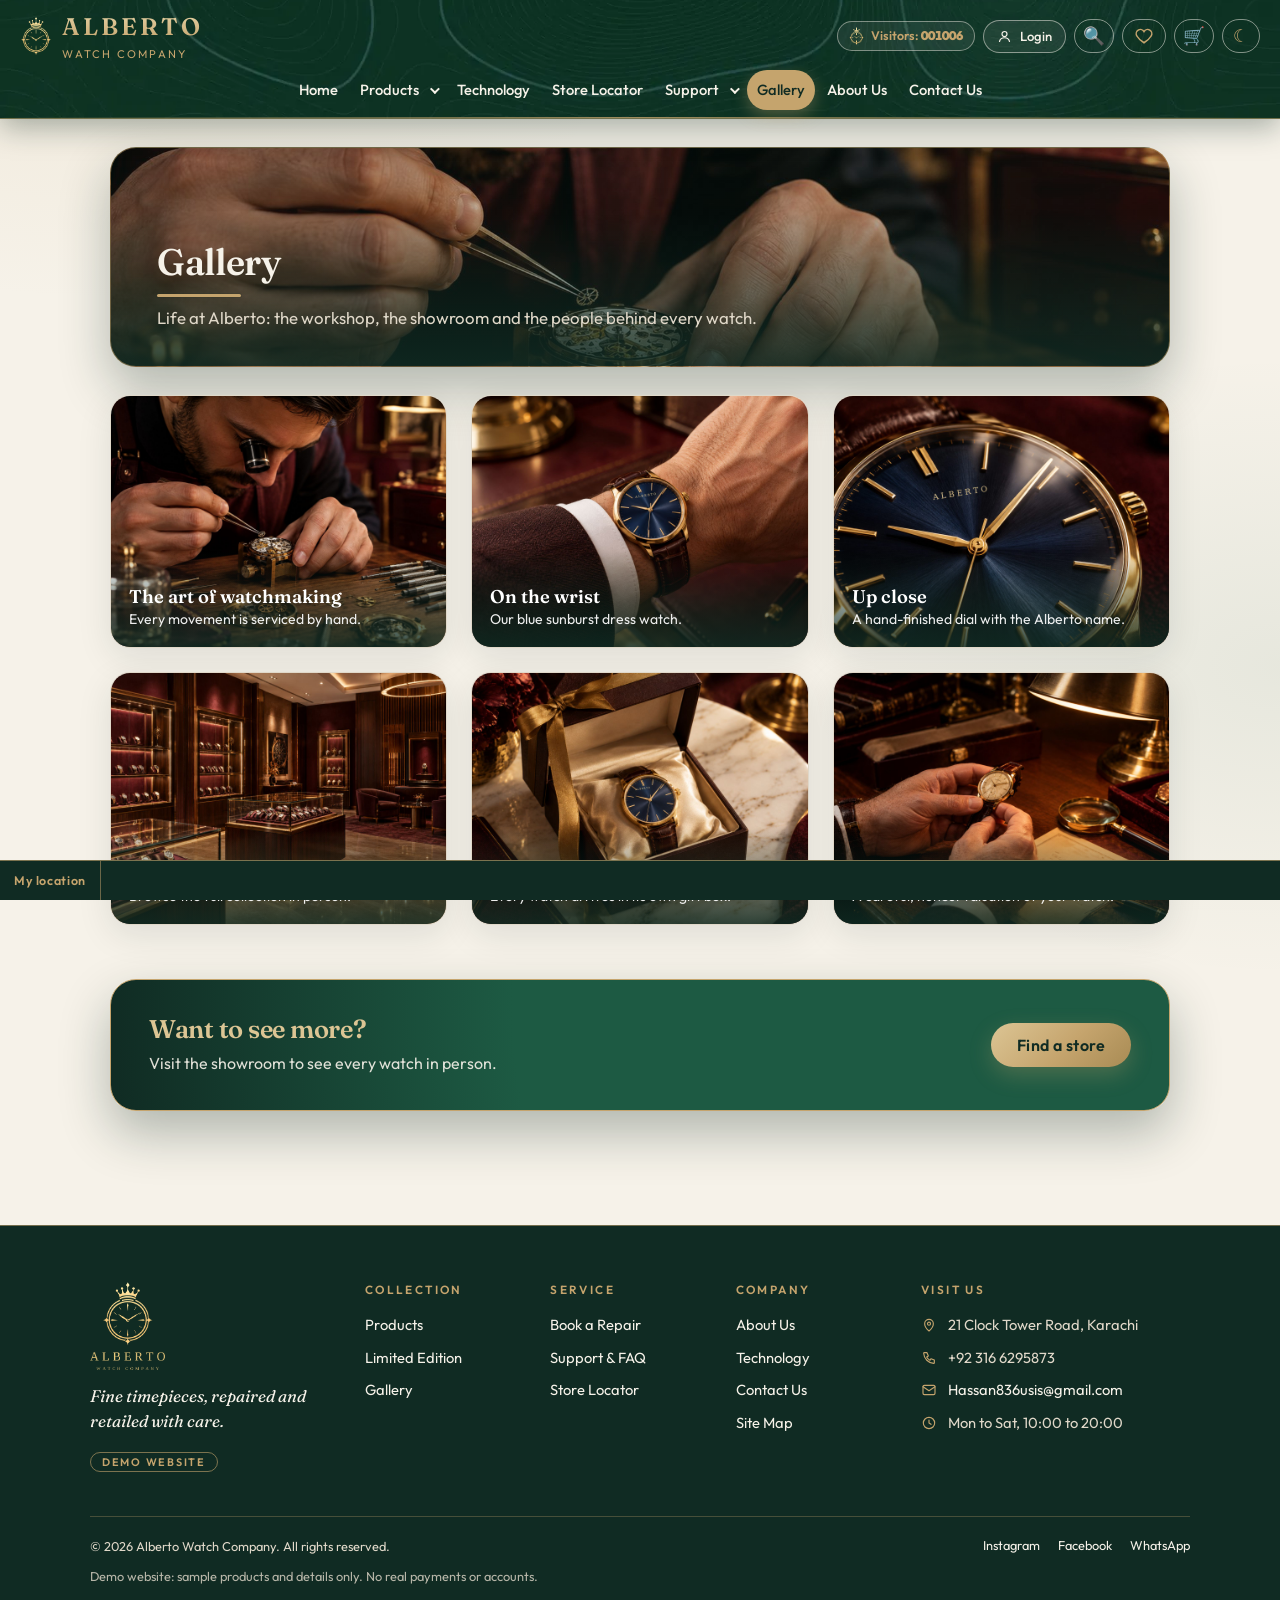
<file: pages/gallery.html>
<!DOCTYPE html>
<html lang="en" data-root="../">
<head>
<meta charset="utf-8">
<meta name="viewport" content="width=device-width, initial-scale=1">
<title>Gallery | Alberto Watch Company</title>
<meta name="description" content="Photos from our workshop, showroom and collection.">
<meta name="theme-color" content="#102B23">
<link rel="canonical" href="https://www.albertowatch.example/pages/gallery.html">
<meta property="og:type" content="website"><meta property="og:site_name" content="Alberto Watch Company">
<meta property="og:title" content="Gallery | Alberto Watch Company"><meta property="og:description" content="Photos from our workshop, showroom and collection.">
<meta property="og:image" content="https://www.albertowatch.example/images/e1.webp"><meta property="og:url" content="https://www.albertowatch.example/pages/gallery.html">
<link rel="icon" href="../images/logo.png">
<link href="https://fonts.googleapis.com/css2?family=Fraunces:opsz,wght@9..144,400;9..144,600&family=Outfit:wght@300;400;500;600;700;800&display=swap" rel="stylesheet">
<link rel="stylesheet" href="../lib/bootstrap.min.css">
<link rel="stylesheet" href="../css/style.css">
</head>
<body data-page="gallery">
<script>try{if(localStorage.getItem("alb_dark")==="1")document.body.classList.add("dark")}catch(e){}</script>
<main id="main" tabindex="-1">
<section class="page active" id="gallery">
<h2 role="heading" aria-level="1">Gallery</h2><p class="sub">Life at Alberto: the workshop, the showroom and the people behind every watch.</p>
<div class="row g-4" id="gal"></div>
<div class="more"><div class="ctaband"><div><h3>Want to see more?</h3><p>Visit the showroom to see every watch in person.</p></div><a class="abtn" data-p="stores" href="stores.html">Find a store</a></div></div></section>
</main>
<div class="modal fade" id="lb" tabindex="-1" aria-label="Gallery" aria-hidden="true"><div class="modal-dialog modal-xl modal-dialog-centered"><div class="modal-content"><button type="button" class="btn-close btn-close-white" data-bs-dismiss="modal" aria-label="Close"></button>
 <div id="lbc" class="carousel slide"><div class="carousel-inner"></div>
  <button class="carousel-control-prev" type="button" data-bs-target="#lbc" data-bs-slide="prev"><span class="carousel-control-prev-icon"></span><span class="visually-hidden">Previous</span></button>
  <button class="carousel-control-next" type="button" data-bs-target="#lbc" data-bs-slide="next"><span class="carousel-control-next-icon"></span><span class="visually-hidden">Next</span></button></div></div></div></div>
<script src="../lib/jquery.min.js"></script>
<script src="../lib/bootstrap.bundle.min.js"></script>
<script src="../data/products.js"></script>
<script src="../js/app.js"></script>
</body>
</html>
</file>
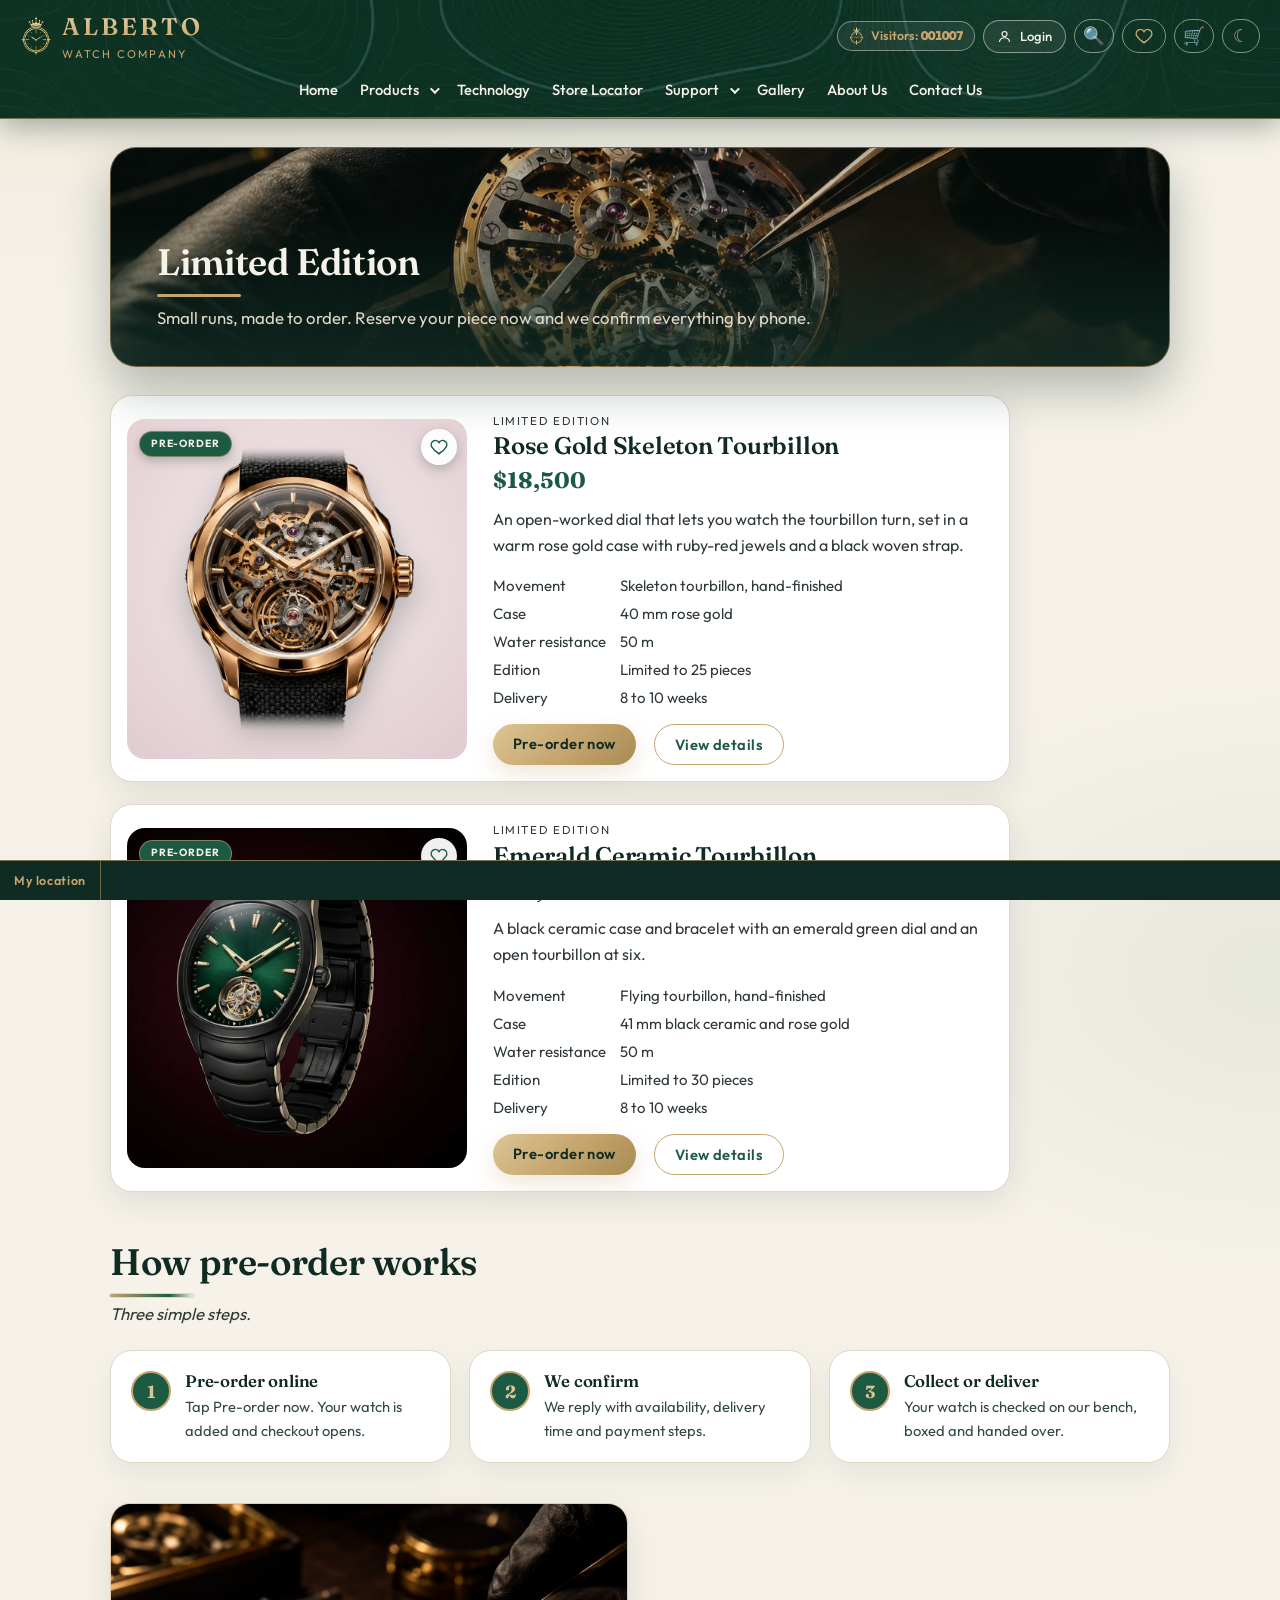
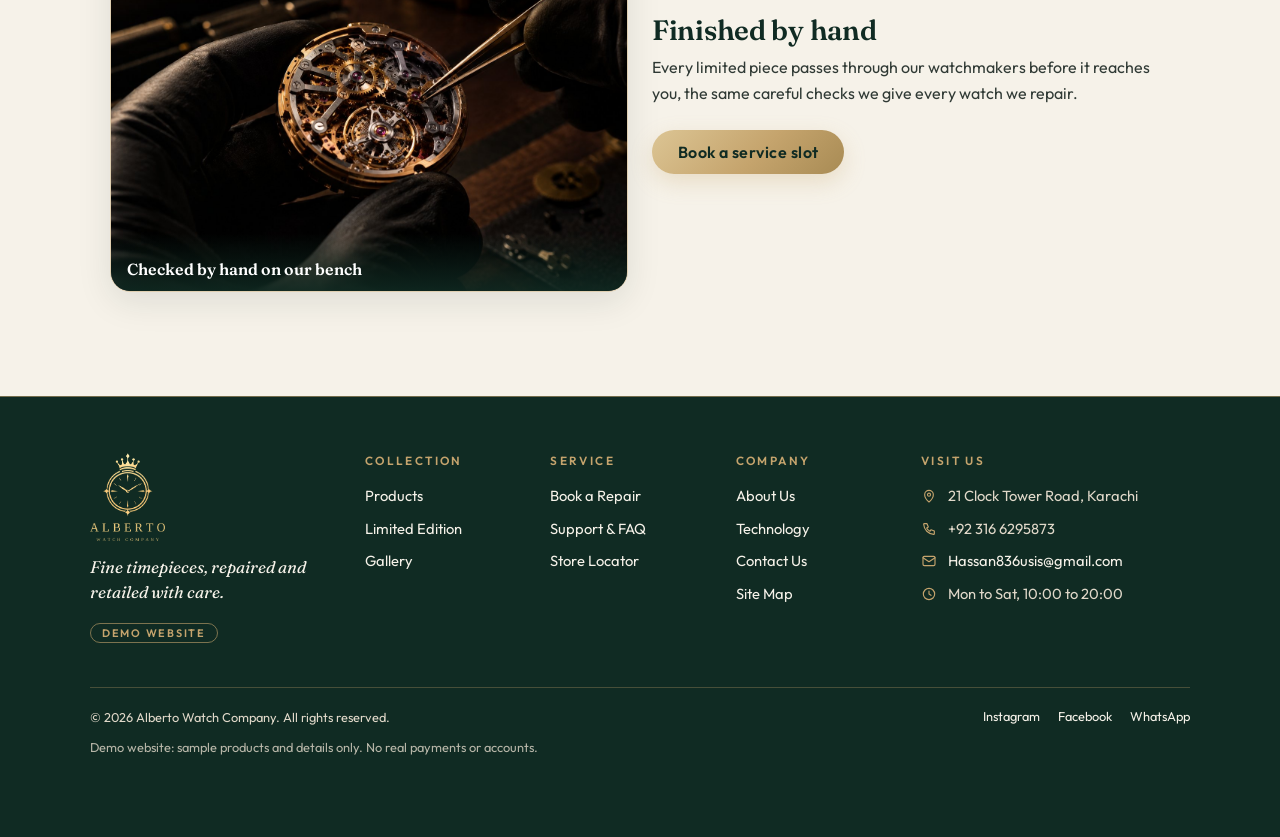
<file: pages/limited.html>
<!DOCTYPE html>
<html lang="en" data-root="../">
<head>
<meta charset="utf-8">
<meta name="viewport" content="width=device-width, initial-scale=1">
<title>Limited Edition Watches Pre-order | Alberto Watch Company</title>
<meta name="description" content="Pre-order our Rose Gold Skeleton Tourbillon limited edition watch online.">
<meta name="theme-color" content="#102B23">
<link rel="canonical" href="https://www.albertowatch.example/pages/limited.html">
<meta property="og:type" content="website"><meta property="og:site_name" content="Alberto Watch Company">
<meta property="og:title" content="Limited Edition Watches Pre-order | Alberto Watch Company"><meta property="og:description" content="Pre-order our Rose Gold Skeleton Tourbillon limited edition watch online.">
<meta property="og:image" content="https://www.albertowatch.example/images/e1.webp"><meta property="og:url" content="https://www.albertowatch.example/pages/limited.html">
<link rel="icon" href="../images/logo.png">
<link href="https://fonts.googleapis.com/css2?family=Fraunces:opsz,wght@9..144,400;9..144,600&family=Outfit:wght@300;400;500;600;700;800&display=swap" rel="stylesheet">
<link rel="stylesheet" href="../lib/bootstrap.min.css">
<link rel="stylesheet" href="../css/style.css">
</head>
<body data-page="limited">
<script>try{if(localStorage.getItem("alb_dark")==="1")document.body.classList.add("dark")}catch(e){}</script>
<main id="main" tabindex="-1">
<section class="page active" id="limited">
<h2 role="heading" aria-level="1">Limited Edition</h2><p class="sub">Small runs, made to order. Reserve your piece now and we confirm everything by phone.</p>
<div id="leList"></div>
<div class="more"><h2 class="mt-5">How pre-order works</h2><p class="sub">Three simple steps.</p>
<div class="steps"><div class="stp"><span>1</span><div><h3>Pre-order online</h3><p>Tap Pre-order now. Your watch is added and checkout opens.</p></div></div><div class="stp"><span>2</span><div><h3>We confirm</h3><p>We reply with availability, delivery time and payment steps.</p></div></div><div class="stp"><span>3</span><div><h3>Collect or deliver</h3><p>Your watch is checked on our bench, boxed and handed over.</p></div></div></div>
<div class="row g-4 align-items-center mt-3"><div class="col-md-6"><figure class="pfig"><img src="../images/le-bench.jpg" alt="A watchmaker adjusting a skeleton tourbillon movement with tweezers" loading="lazy"><figcaption>Checked by hand on our bench</figcaption></figure></div><div class="col-md-6"><h3>Finished by hand</h3><p>Every limited piece passes through our watchmakers before it reaches you, the same careful checks we give every watch we repair.</p><a class="abtn mt-2" data-p="booking" href="booking.html">Book a service slot</a></div></div></div>
</section>
</main>
<script src="../lib/jquery.min.js"></script>
<script src="../lib/bootstrap.bundle.min.js"></script>
<script src="../data/products.js"></script>
<script src="../js/app.js"></script>
</body>
</html>
</file>
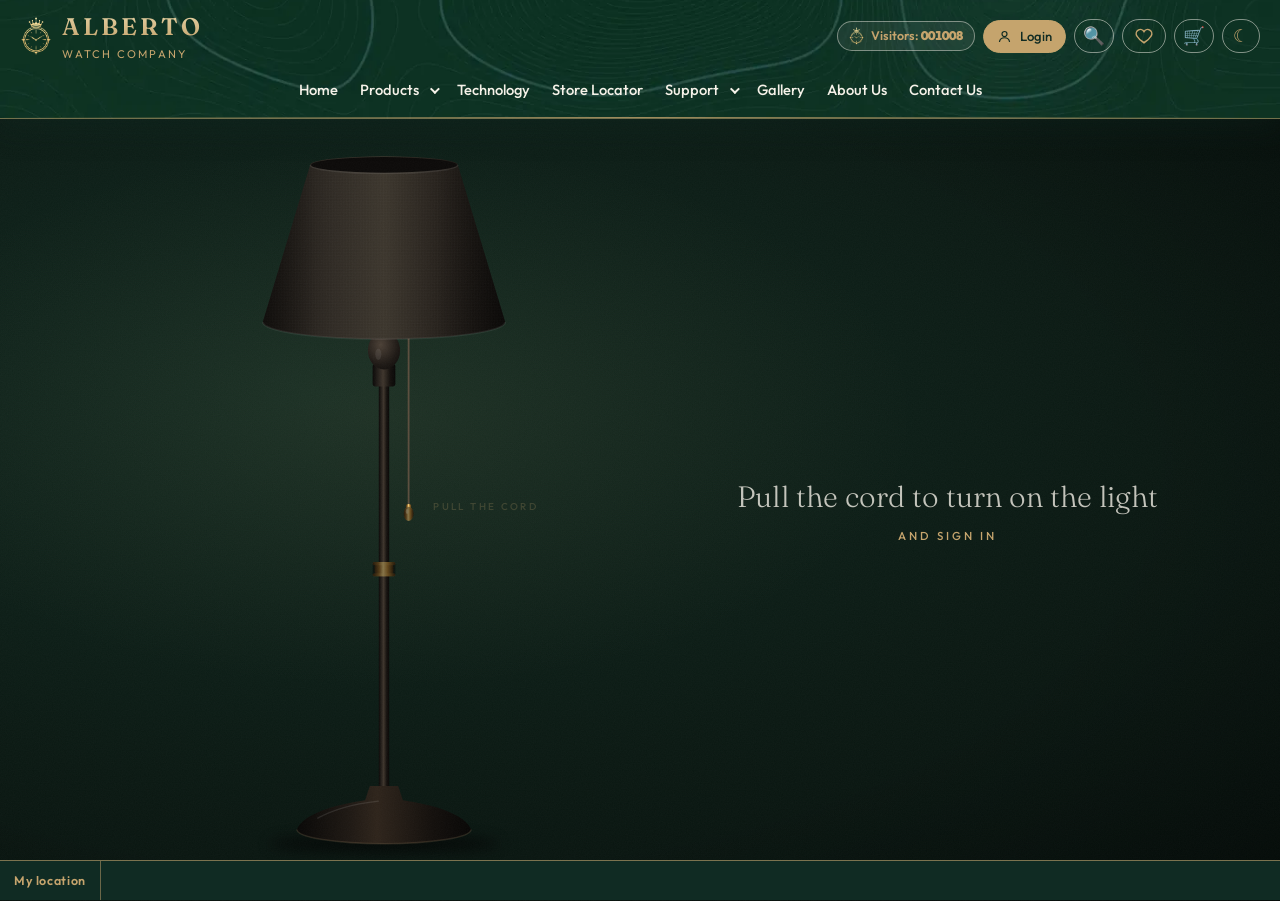
<file: pages/login.html>
<!DOCTYPE html>
<html lang="en" data-root="../">
<head>
<meta charset="utf-8">
<meta name="viewport" content="width=device-width, initial-scale=1">
<title>Login | Alberto Watch Company</title>
<meta name="description" content="Sign in to your Alberto account.">
<meta name="theme-color" content="#102B23">
<link rel="canonical" href="https://www.albertowatch.example/pages/login.html">
<meta property="og:type" content="website"><meta property="og:site_name" content="Alberto Watch Company">
<meta property="og:title" content="Login | Alberto Watch Company"><meta property="og:description" content="Sign in to your Alberto account.">
<meta property="og:image" content="https://www.albertowatch.example/images/e1.webp"><meta property="og:url" content="https://www.albertowatch.example/pages/login.html">
<link rel="icon" href="../images/logo.png">
<link href="https://fonts.googleapis.com/css2?family=Fraunces:opsz,wght@9..144,400;9..144,600&family=Outfit:wght@300;400;500;600;700;800&display=swap" rel="stylesheet">
<link rel="stylesheet" href="../lib/bootstrap.min.css">
<link rel="stylesheet" href="../css/style.css">
</head>
<body data-page="login">
<script>try{if(localStorage.getItem("alb_dark")==="1")document.body.classList.add("dark")}catch(e){}</script>
<main id="main" tabindex="-1">
<section class="page active" id="login" aria-label="Login">
<h2 role="heading" aria-level="1" class="visually-hidden">Login</h2>
<div id="lampStage" class="lamp-stage" data-lamp="off">
 <div class="wall" aria-hidden="true"></div>
 <div class="lg-lampbox">
  <div class="scene" id="scene">

    <!-- Light layers (all driven by CSS variables set from app.js) -->
    <div class="glow ambient" aria-hidden="true"></div>
    <div class="glow cone-wide" aria-hidden="true"><b><i></i></b></div>
    <div class="glow cone" aria-hidden="true"><b><i></i></b></div>
    <div class="glow cone-up" aria-hidden="true"><b><i></i></b></div>
    <div class="glow floor-pool" aria-hidden="true"></div>

    <!-- The lamp itself: one inline SVG, viewBox 440 x 790 -->
    <svg id="lampSvg" class="lamp" viewBox="0 0 440 790" xmlns="http://www.w3.org/2000/svg"
         role="group" aria-label="Table lamp with a tapered shade, thin dark pole, brass ring and a hanging pull cord">
      <defs>
        <!-- ===== shade ===== -->
        <linearGradient id="gShadeOff" x1="0" y1="0" x2="1" y2="0">
          <stop offset="0" stop-color="#15110e"/>
          <stop offset=".28" stop-color="#2d2822"/>
          <stop offset=".5" stop-color="#3a342b"/>
          <stop offset=".74" stop-color="#231e19"/>
          <stop offset="1" stop-color="#0e0b09"/>
        </linearGradient>
        <linearGradient id="gShadeOn" x1="0" y1="0" x2="1" y2="0">
          <stop offset="0" stop-color="#c47a3c"/>
          <stop offset=".16" stop-color="#eaa968"/>
          <stop offset=".42" stop-color="#ffdcaa"/>
          <stop offset=".6" stop-color="#fbd29a"/>
          <stop offset=".84" stop-color="#e6a463"/>
          <stop offset="1" stop-color="#b56a32"/>
        </linearGradient>
        <linearGradient id="gShadeTop" x1="0" y1="0" x2="0" y2="1">
          <stop offset="0" stop-color="#6a3512" stop-opacity=".2"/>
          <stop offset=".55" stop-color="#6a3512" stop-opacity="0"/>
        </linearGradient>
        <radialGradient id="gShadeCore" cx=".5" cy="1" r=".8">
          <stop offset="0" stop-color="#fff2d4" stop-opacity=".95"/>
          <stop offset=".5" stop-color="#ffdca8" stop-opacity=".35"/>
          <stop offset="1" stop-color="#ffd09a" stop-opacity="0"/>
        </radialGradient>
        <linearGradient id="gShadeEdge" x1="0" y1="0" x2="1" y2="0">
          <stop offset="0" stop-color="#000" stop-opacity=".38"/>
          <stop offset=".22" stop-color="#000" stop-opacity="0"/>
          <stop offset=".72" stop-color="#000" stop-opacity="0"/>
          <stop offset="1" stop-color="#000" stop-opacity=".42"/>
        </linearGradient>
        <radialGradient id="gOpenOn" cx=".5" cy=".5" r=".6">
          <stop offset="0" stop-color="#fff0c8"/>
          <stop offset="1" stop-color="#f1b068"/>
        </radialGradient>
        <!-- very fine fabric weave, deliberately subtle (real texture is not visible in the reference) -->
        <pattern id="pWeave" width="3" height="3" patternUnits="userSpaceOnUse">
          <path d="M0 .5H3M.5 0V3" stroke="#fff" stroke-opacity=".022" stroke-width=".6"/>
        </pattern>

        <!-- ===== metal, brass, bulb ===== -->
        <linearGradient id="gMetal" x1="0" y1="0" x2="1" y2="0">
          <stop offset="0" stop-color="#090706"/>
          <stop offset=".34" stop-color="#2f2822"/>
          <stop offset=".46" stop-color="#3d342b"/>
          <stop offset=".76" stop-color="#14100d"/>
          <stop offset="1" stop-color="#070605"/>
        </linearGradient>
        <linearGradient id="gPoleLit" x1="0" y1="0" x2="0" y2="1">
          <stop offset="0" stop-color="#ffb969" stop-opacity=".8"/>
          <stop offset=".3" stop-color="#ff9a48" stop-opacity=".28"/>
          <stop offset=".65" stop-color="#ff9a48" stop-opacity="0"/>
        </linearGradient>
        <linearGradient id="gBrass" x1="0" y1="0" x2="1" y2="0">
          <stop offset="0" stop-color="#3c2810"/>
          <stop offset=".25" stop-color="#8f6527"/>
          <stop offset=".46" stop-color="#f1d07f"/>
          <stop offset=".68" stop-color="#b78534"/>
          <stop offset="1" stop-color="#3a260e"/>
        </linearGradient>
        <radialGradient id="gBulbOff" cx=".4" cy=".35" r=".75">
          <stop offset="0" stop-color="#4a3f35"/>
          <stop offset=".7" stop-color="#1d1814"/>
          <stop offset="1" stop-color="#0f0c0a"/>
        </radialGradient>
        <radialGradient id="gBulbOn" cx=".5" cy=".45" r=".6">
          <stop offset="0" stop-color="#fffef2"/>
          <stop offset=".35" stop-color="#ffe6a8"/>
          <stop offset=".75" stop-color="#ffbe5c"/>
          <stop offset="1" stop-color="#f08a2a"/>
        </radialGradient>
        <radialGradient id="gGlowA">
          <stop offset="0" stop-color="#ffd68c" stop-opacity=".95"/>
          <stop offset=".35" stop-color="#ffaa46" stop-opacity=".45"/>
          <stop offset="1" stop-color="#ff8228" stop-opacity="0"/>
        </radialGradient>

        <!-- ===== base ===== -->
        <linearGradient id="gBase" x1="0" y1="0" x2="1" y2="0">
          <stop offset="0" stop-color="#070605"/>
          <stop offset=".3" stop-color="#1d1712"/>
          <stop offset=".46" stop-color="#2d231a"/>
          <stop offset=".78" stop-color="#120e0b"/>
          <stop offset="1" stop-color="#060504"/>
        </linearGradient>

        <filter id="fSoft" x="-20%" y="-300%" width="140%" height="700%">
          <feGaussianBlur stdDeviation="7"/>
        </filter>
      </defs>

      <!-- contact shadow under the base -->
      <ellipse cx="220" cy="757" rx="122" ry="10" fill="#000" opacity=".6" filter="url(#fSoft)"/>

      <!-- ===== pole ===== -->
      <rect x="214.5" y="268" width="11" height="436" fill="url(#gMetal)"/>
      <rect x="214.5" y="268" width="11" height="436" fill="url(#gPoleLit)" class="v-lit"/>

      <!-- ===== socket + bulb (hangs just below the shade rim) ===== -->
      <rect x="208" y="250" width="24" height="24" rx="3" fill="url(#gMetal)"/>
      <ellipse cx="220" cy="236" rx="17" ry="20" fill="url(#gBulbOff)"/>
      <ellipse cx="214" cy="240" rx="3.2" ry="6" fill="#fff" opacity=".08"/>
      <ellipse cx="220" cy="236" rx="17" ry="20" fill="url(#gBulbOn)" class="v-bulb"/>

      <!-- ===== pull cord (interactive) ===== -->
      <g id="cord" tabindex="0" role="switch" aria-checked="false"
         aria-label="Lamp pull cord. Press Enter or Space to pull.">
        <path id="cordHit" d="M246,222 L246,398" fill="none" stroke="rgba(0,0,0,0)" stroke-width="30"
              stroke-linecap="round" pointer-events="stroke"/>
        <path id="cordDim" d="M246,222 L246,398" fill="none" stroke="#5a4d3d" stroke-width="1.9" stroke-linecap="round"/>
        <path id="cordLit" d="M246,222 L246,398" fill="none" stroke="#f4dfb6" stroke-width="1.9" stroke-linecap="round" class="v-lit"/>
        <g id="bead" transform="translate(246 398)">
          <circle cx="0" cy="8" r="26" fill="rgba(0,0,0,0)" pointer-events="all"/>
          <g class="bead-inner">
            <ellipse cx="0" cy="2" rx="2.8" ry="2.4" fill="url(#gBrass)"/>
            <ellipse cx="0" cy="10" rx="5.2" ry="7.4" fill="url(#gBrass)"/>
            <ellipse cx="-1.6" cy="7.6" rx="1.4" ry="2.6" fill="#fff3c8" opacity=".5"/>
            <ellipse cx="0" cy="10" rx="5.2" ry="7.4" fill="#000" class="v-unlit-half"/>
          </g>
          <circle class="focus-ring" cx="0" cy="9" r="17"/>
        </g>
      </g>

      <!-- ===== shade (tapered drum, seen slightly from above) ===== -->
      <g id="shade">
        <path id="shadeBody" d="M142,40 L92,206 A128,18 0 0 0 348,206 L298,40 A78,9 0 0 0 142,40 Z" fill="url(#gShadeOff)"/>
        <path d="M142,40 L92,206 A128,18 0 0 0 348,206 L298,40 A78,9 0 0 0 142,40 Z" fill="url(#pWeave)"/>
        <g class="v-lit">
          <path d="M142,40 L92,206 A128,18 0 0 0 348,206 L298,40 A78,9 0 0 0 142,40 Z" fill="url(#gShadeOn)"/>
          <path d="M142,40 L92,206 A128,18 0 0 0 348,206 L298,40 A78,9 0 0 0 142,40 Z" fill="url(#gShadeTop)"/>
          <path d="M142,40 L92,206 A128,18 0 0 0 348,206 L298,40 A78,9 0 0 0 142,40 Z" fill="url(#gShadeCore)"/>
        </g>
        <!-- cylindrical edge shading, always on -->
        <path d="M142,40 L92,206 A128,18 0 0 0 348,206 L298,40 A78,9 0 0 0 142,40 Z" fill="url(#gShadeEdge)"/>
        <!-- top opening -->
        <ellipse cx="220" cy="40" rx="77" ry="8.2" fill="#0b0908"/>
        <ellipse cx="220" cy="40" rx="77" ry="8.2" fill="url(#gOpenOn)" class="v-lit"/>
        <path d="M142,40 A78,9 0 0 0 298,40" fill="none" stroke="#fff" stroke-opacity=".08" stroke-width="1.6"/>
        <path d="M142,40 A78,9 0 0 0 298,40" fill="none" stroke="#ffe3b2" stroke-width="1.6" class="v-rim"/>
        <!-- bottom rim: faint when off, bright when lit -->
        <path d="M92,206 A128,18 0 0 0 348,206" fill="none" stroke="#fff" stroke-opacity=".07" stroke-width="2"/>
        <path d="M92,206 A128,18 0 0 0 348,206" fill="none" stroke="#fff0cf" stroke-width="2.4" stroke-linecap="round" class="v-rim"/>
      </g>

      <!-- bulb glow (spills over shade rim, socket and cord top) -->
      <g pointer-events="none" class="v-bulb">
        <circle cx="220" cy="240" r="112" fill="url(#gGlowA)"/>
        <circle cx="220" cy="238" r="40" fill="url(#gGlowA)"/>
      </g>

      <!-- ===== brass ring on the pole ===== -->
      <g id="ring">
        <rect x="210" y="462" width="20" height="10" rx="2.5" fill="url(#gBrass)"/>
        <rect x="208" y="459.5" width="24" height="3.4" rx="1.7" fill="url(#gBrass)"/>
        <rect x="208" y="471.2" width="24" height="3.4" rx="1.7" fill="url(#gBrass)"/>
        <rect x="208" y="459.5" width="24" height="15" rx="2.5" fill="#000" class="v-unlit-half"/>
      </g>

      <!-- ===== base: dark circular foot ===== -->
      <path d="M128,742 C134,726 166,716 200,711 L205,696 L235,696 L240,711 C274,716 306,726 312,742 A92,15 0 0 1 128,742 Z" fill="url(#gBase)"/>
      <path d="M150,730 C170,719 196,714 214,712" fill="none" stroke="#fff" stroke-opacity=".1" stroke-width="1.4" stroke-linecap="round"/>
      <path d="M128,742 A92,15 0 0 0 312,742" fill="none" stroke="#caa77a" stroke-opacity=".16" stroke-width="1.6"/>
      <path d="M128,742 A92,15 0 0 0 312,742" fill="none" stroke="#ffbe78" stroke-opacity=".55" stroke-width="1.6" class="v-lit"/>

      <text class="hint" x="272" y="404">pull the cord</text>
    </svg>
  </div>
 </div>
 <div class="grain" aria-hidden="true"></div>
 <div class="vignette" aria-hidden="true"></div>
 <div class="lg-side">
  <div class="lg-hint" id="lgHint" aria-hidden="true">Pull the cord to turn on the light<small>and sign in</small></div>
  <div class="lg-card" id="lgCard" inert aria-hidden="true"></div>
 </div>
 <p class="sr-only" id="lampStatus" role="status" aria-live="polite"></p>
</div>
</section>
</main>
<script src="../lib/jquery.min.js"></script>
<script src="../lib/bootstrap.bundle.min.js"></script>
<script src="../data/products.js"></script>
<script src="../js/app.js"></script>
</body>
</html>
</file>
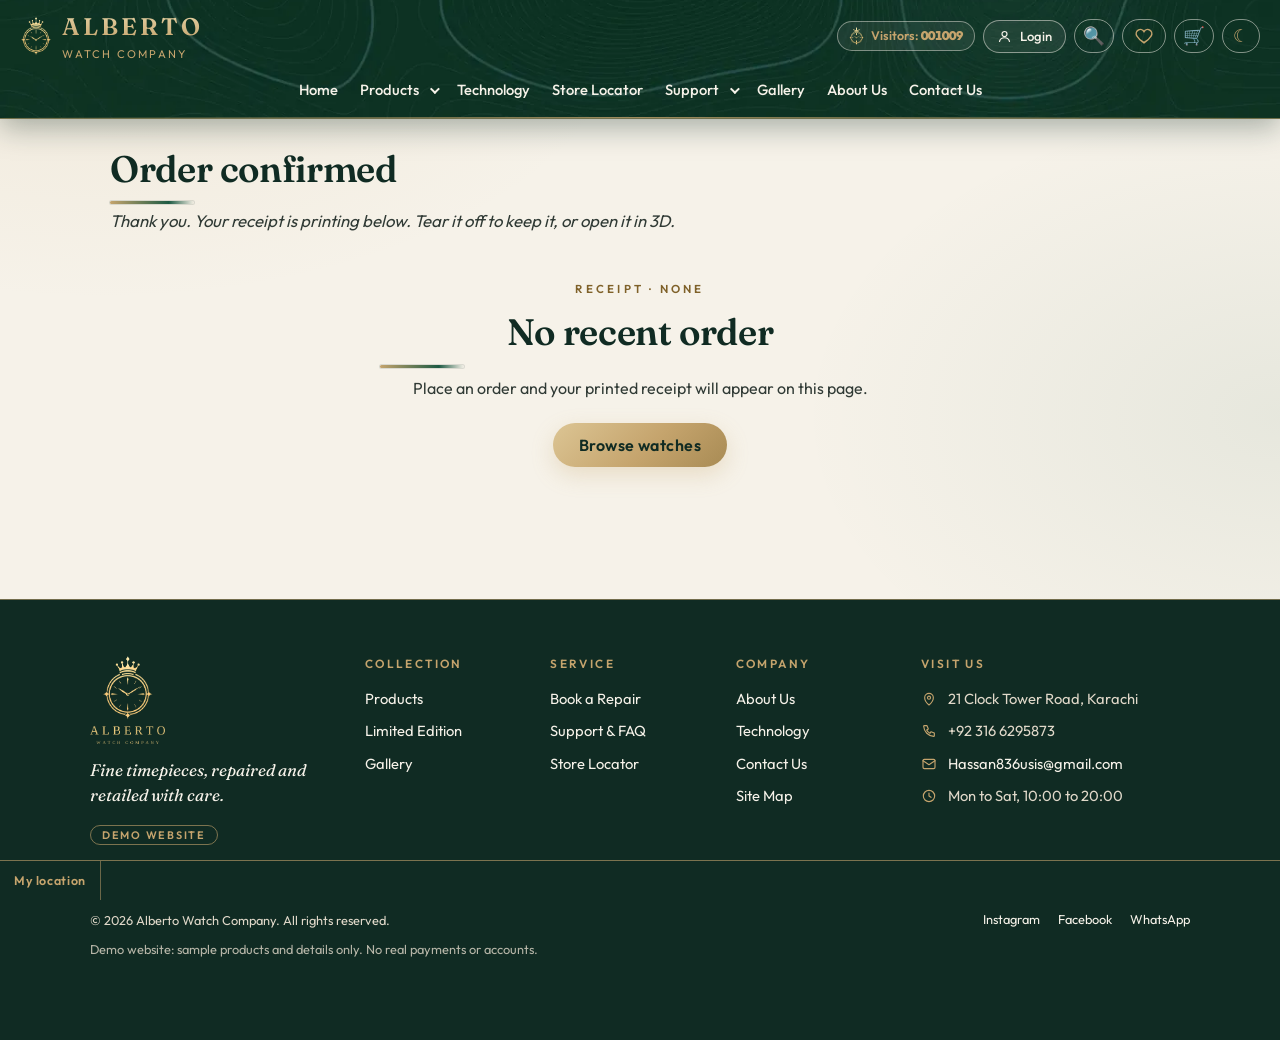
<file: pages/order-confirmed.html>
<!DOCTYPE html>
<html lang="en" data-root="../">
<head>
<meta charset="utf-8">
<meta name="viewport" content="width=device-width, initial-scale=1">
<title>Order Confirmed | Alberto Watch Company</title>
<meta name="description" content="Your Alberto Watch order is confirmed. Print, tear off and view your receipt in 3D.">
<meta name="theme-color" content="#102B23">
<link rel="canonical" href="https://www.albertowatch.example/pages/order-confirmed.html">
<meta property="og:type" content="website"><meta property="og:site_name" content="Alberto Watch Company">
<meta property="og:title" content="Order Confirmed | Alberto Watch Company"><meta property="og:description" content="Your Alberto Watch order is confirmed. Print, tear off and view your receipt in 3D.">
<meta property="og:image" content="https://www.albertowatch.example/images/e1.webp"><meta property="og:url" content="https://www.albertowatch.example/pages/order-confirmed.html">
<link rel="icon" href="../images/logo.png">
<link href="https://fonts.googleapis.com/css2?family=Fraunces:opsz,wght@9..144,400;9..144,600&family=Outfit:wght@300;400;500;600;700;800&display=swap" rel="stylesheet">
<link rel="stylesheet" href="../lib/bootstrap.min.css">
<link rel="stylesheet" href="../css/style.css">
<link rel="stylesheet" href="../css/checkout.css">
</head>
<body data-page="order-confirmed">
<script>try{if(localStorage.getItem("alb_dark")==="1")document.body.classList.add("dark")}catch(e){}</script>
<main id="main" tabindex="-1">
<section class="page active" id="order-confirmed">
<h2 role="heading" aria-level="1">Order confirmed</h2><p class="sub">Thank you. Your receipt is printing below. Tear it off to keep it, or open it in 3D.</p>
<div id="rpNone" class="co-empty" hidden><span class="co-kicker">Receipt &middot; none</span><h2>No recent order</h2><p>Place an order and your printed receipt will appear on this page.</p><a class="abtn" href="products.html">Browse watches</a></div>
<div id="rpPage" class="rp-page" hidden>
<div class="rp-backdrop" aria-hidden="true"><span class="rp-gridbg"></span><span class="rp-spot"></span><span class="rp-glow"></span><span class="rp-pulse"></span><span class="rp-pulse"></span><span class="rp-pulse"></span></div>
<div class="rp-wrap">
<div class="rp-grid3">
<span class="d-none d-md-block" aria-hidden="true"></span>
<div class="rp-fit" id="rpFit"><div class="rp-scaler" id="rpScaler"><div class="rp-stage" id="rpStage">
<div class="rp-printer" role="status" aria-live="polite" id="rpPrinter"><span class="rp-brand">ALBERTO // TP-58</span><span class="rp-led" id="rpLed"></span><div class="rp-screen"><span id="rpRef"></span><b id="rpState">WARMING UP</b></div><div class="rp-slot"></div></div>
<div class="rp-tray"><div class="rp-box" id="rpBox" role="button" tabindex="0" aria-label="Order receipt - open 3D view"><div class="rp-paper" id="rpPaper"></div></div></div>
</div></div></div>
<div class="rp-ctl"><div class="rp-ctlin" role="group" aria-label="Receipt printer controls">
<button type="button" class="rp-btn primary" id="rpTear"><svg viewBox="0 0 24 24" aria-hidden="true"><circle cx="6" cy="6" r="3"/><circle cx="6" cy="18" r="3"/><path d="M20 4 8.1 15.9M14.5 14.5 20 20M8.1 8.1 12 12"/></svg>Tear off</button>
<button type="button" class="rp-btn" id="rpView"><svg viewBox="0 0 24 24" aria-hidden="true"><path d="M2 12s4-7 10-7 10 7 10 7-4 7-10 7S2 12 2 12z"/><circle cx="12" cy="12" r="3"/></svg><span id="rpViewTxt">View 3D</span></button>
<button type="button" class="rp-btn" id="rpDl"><svg viewBox="0 0 24 24" aria-hidden="true"><path d="M12 3v12M7 11l5 5 5-5M4 21h16"/></svg>Download</button>
<button type="button" class="rp-btn" id="rpAgain"><svg viewBox="0 0 24 24" aria-hidden="true"><path d="M6 9V3h12v6M6 18H4a2 2 0 0 1-2-2v-5a2 2 0 0 1 2-2h16a2 2 0 0 1 2 2v5a2 2 0 0 1-2 2h-2M6 14h12v7H6z"/></svg>Print again</button>
<button type="button" class="rp-btn wide" id="rpSound" aria-pressed="false"><svg viewBox="0 0 24 24" aria-hidden="true"><path d="M11 5 6 9H2v6h4l5 4V5z"/><path id="rpSoundWave" d="M15.5 8.5a5 5 0 0 1 0 7M19 5a10 10 0 0 1 0 14"/></svg><span id="rpSoundTxt">Sound off</span></button>
</div></div>
</div>
<div class="rp-after"><a class="abtn" href="products.html">Continue shopping</a><a class="abtn ghost" href="../index.html">Return home</a></div>
</div>
</div>
</section>
</main>
<script src="../lib/jquery.min.js"></script>
<script src="../lib/bootstrap.bundle.min.js"></script>
<script src="../lib/gsap.min.js"></script>
<script src="../data/products.js"></script>
<script src="../js/app.js"></script>
<script src="../js/audio.js"></script>
<script src="../js/receipt.js"></script>
</body>
</html>
</file>
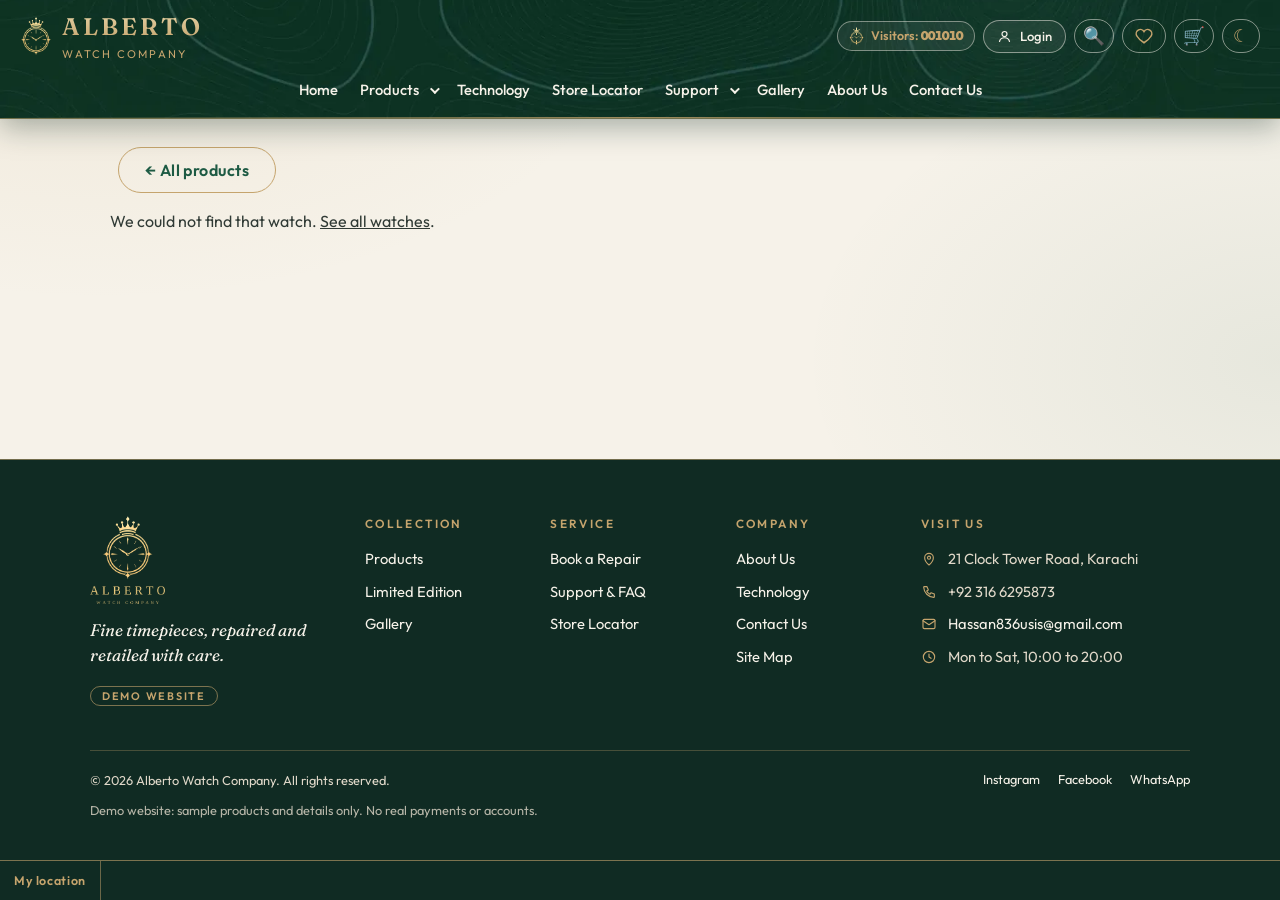
<file: pages/product.html>
<!DOCTYPE html>
<html lang="en" data-root="../">
<head>
<meta charset="utf-8">
<meta name="viewport" content="width=device-width, initial-scale=1">
<title>Watch Details | Alberto Watch Company</title>
<meta name="description" content="Details, price and ordering for an Alberto Watch Company watch.">
<meta name="theme-color" content="#102B23">
<link rel="canonical" href="https://www.albertowatch.example/pages/product.html">
<meta property="og:type" content="website"><meta property="og:site_name" content="Alberto Watch Company">
<meta property="og:title" content="Watch Details | Alberto Watch Company"><meta property="og:description" content="Details, price and ordering for an Alberto Watch Company watch.">
<meta property="og:image" content="https://www.albertowatch.example/images/e1.webp"><meta property="og:url" content="https://www.albertowatch.example/pages/product.html">
<link rel="icon" href="../images/logo.png">
<link href="https://fonts.googleapis.com/css2?family=Fraunces:opsz,wght@9..144,400;9..144,600&family=Outfit:wght@300;400;500;600;700;800&display=swap" rel="stylesheet">
<link rel="stylesheet" href="../lib/bootstrap.min.css">
<link rel="stylesheet" href="../css/style.css">
</head>
<body data-page="product">
<script>try{if(localStorage.getItem("alb_dark")==="1")document.body.classList.add("dark")}catch(e){}</script>
<main id="main" tabindex="-1">
<section class="page active" id="product"><button class="abtn ghost mb-3" id="pback" type="button">&larr; All products</button><div id="pdetail"></div></section>
</main>
<script src="../lib/jquery.min.js"></script>
<script src="../lib/bootstrap.bundle.min.js"></script>
<script src="../data/products.js"></script>
<script src="../js/app.js"></script>
</body>
</html>
</file>
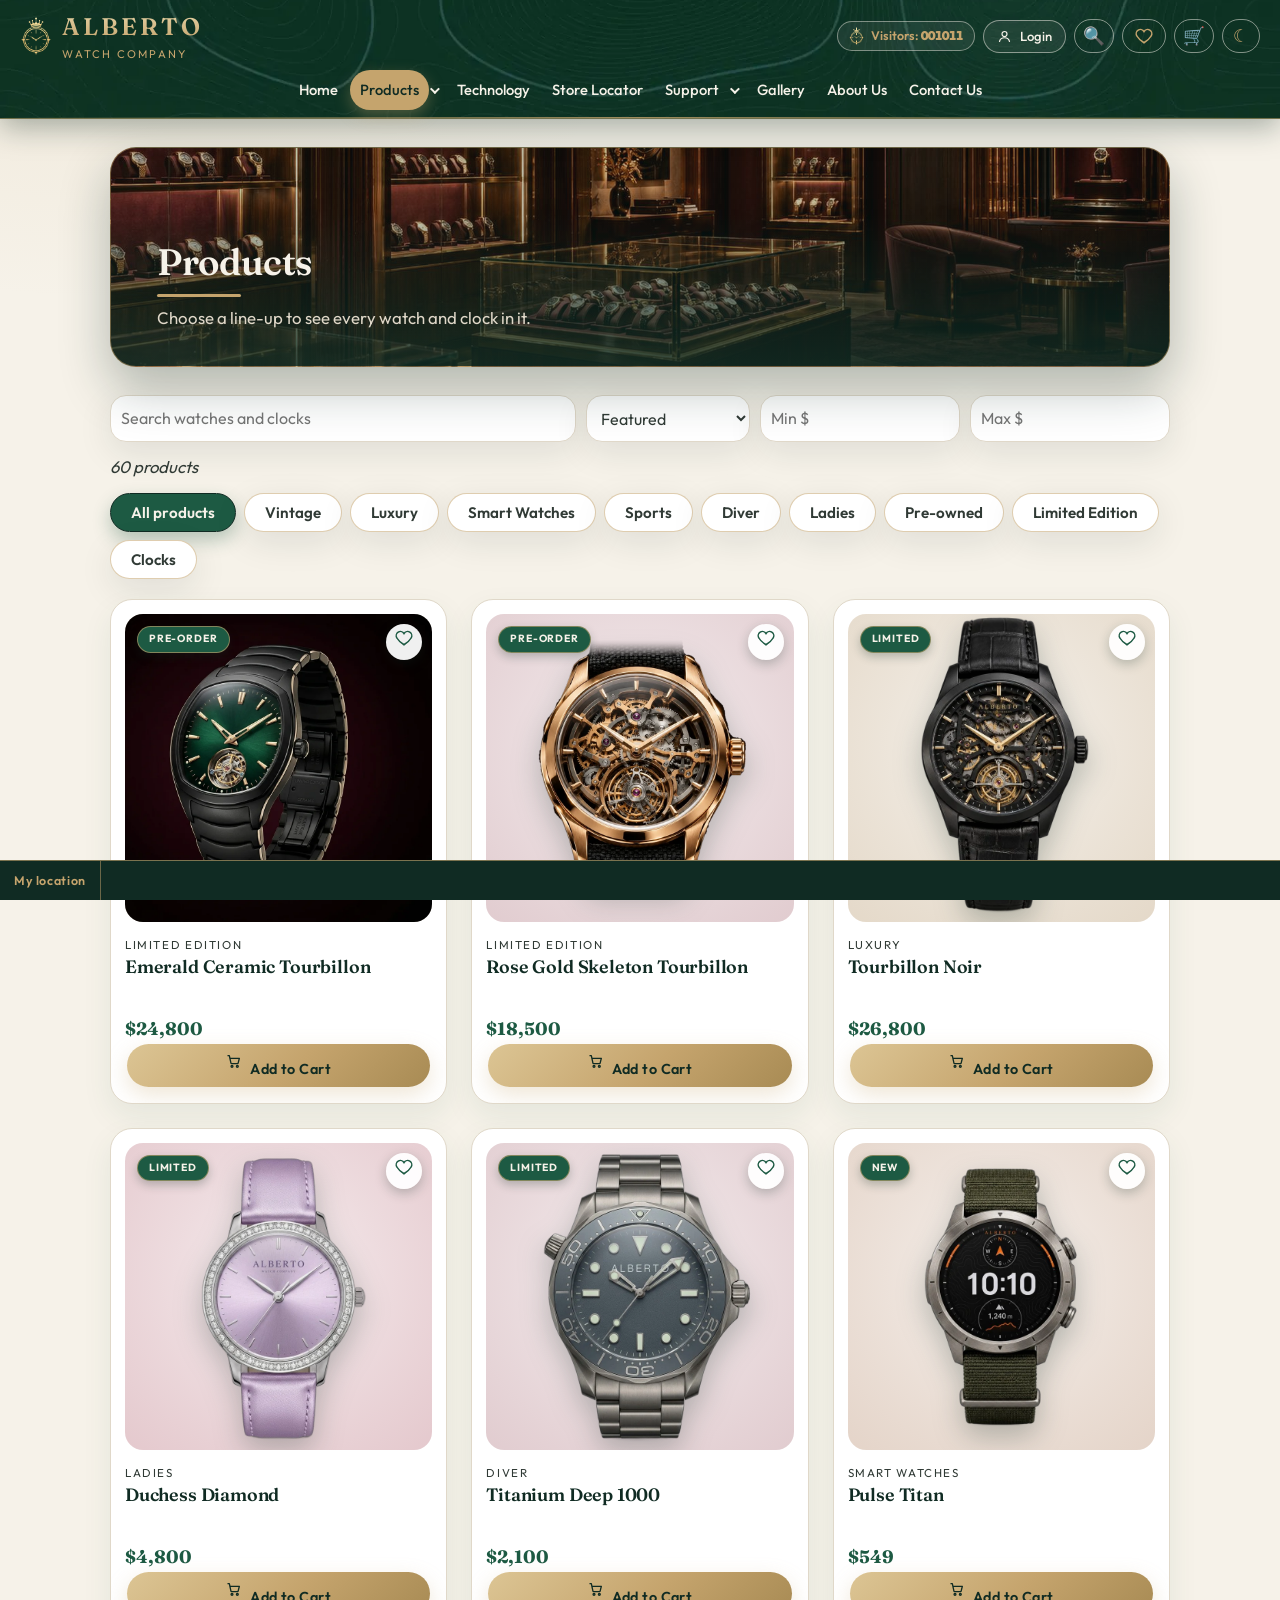
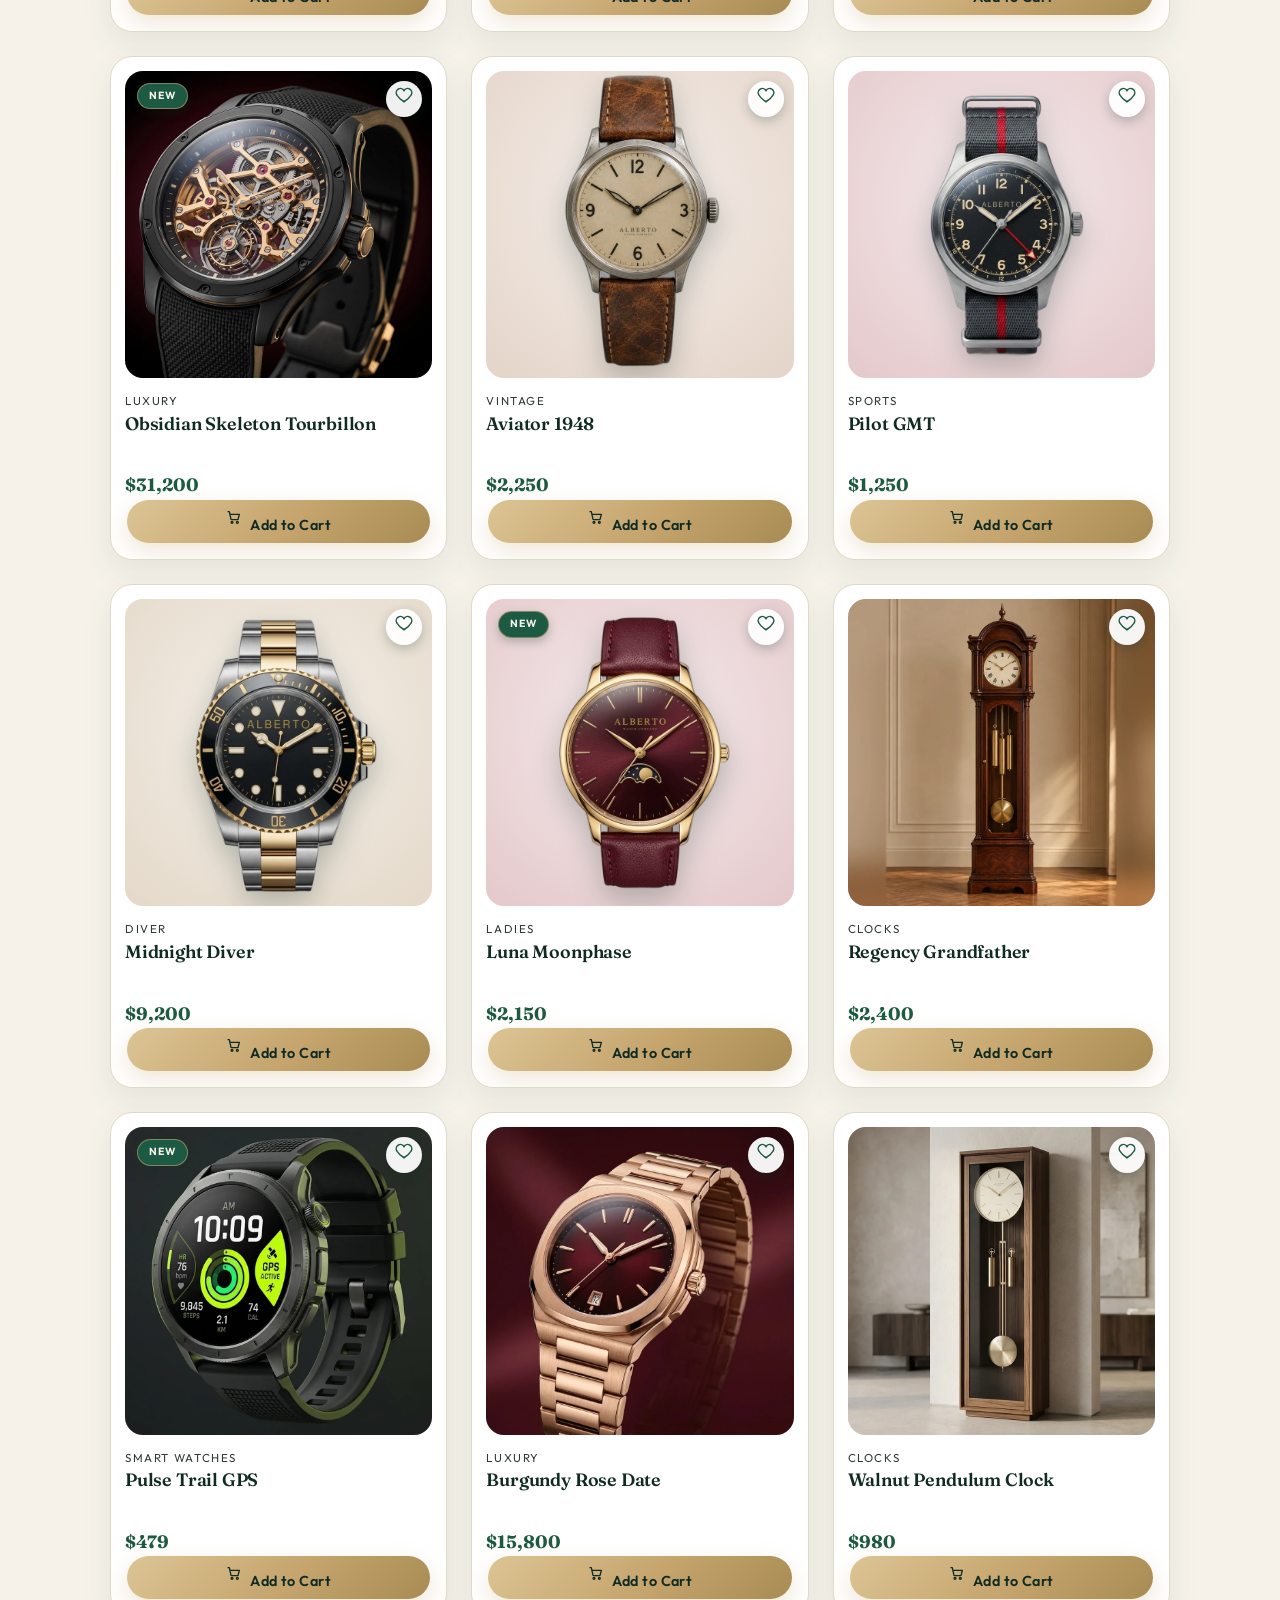
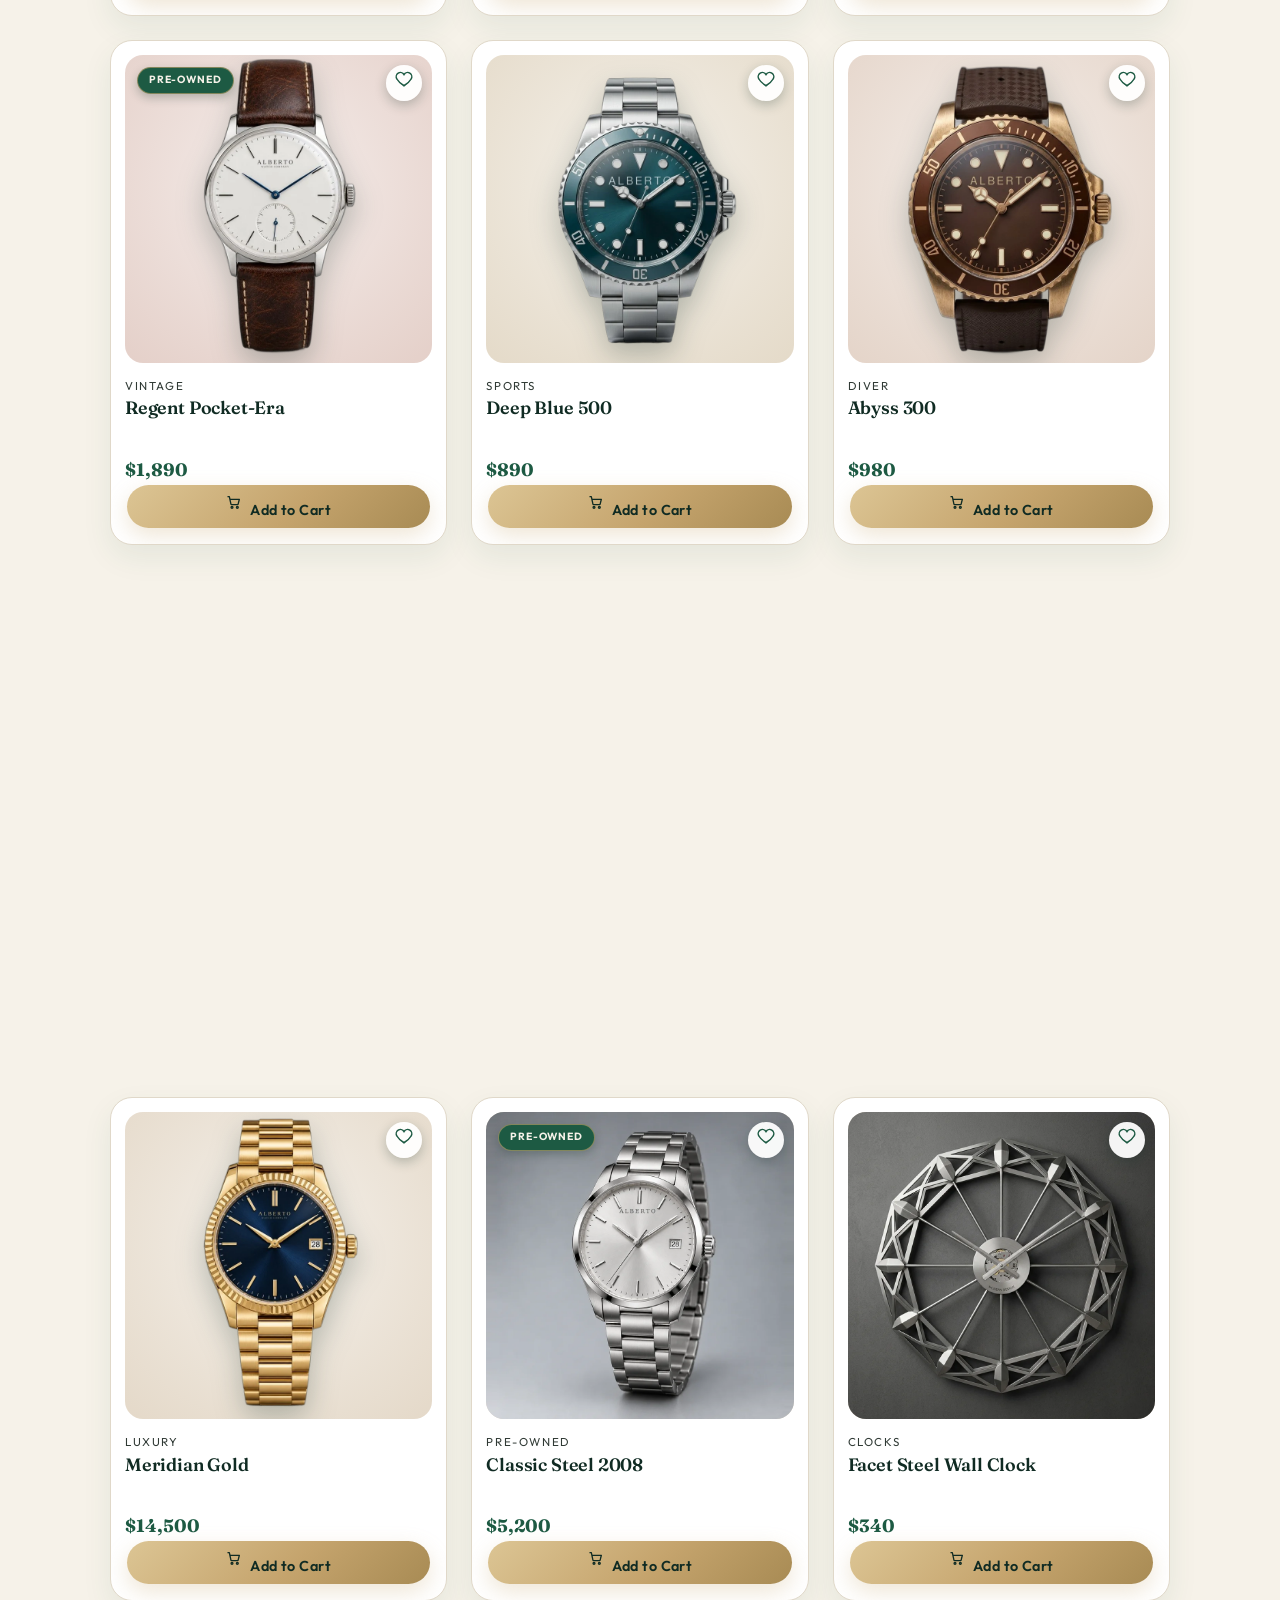
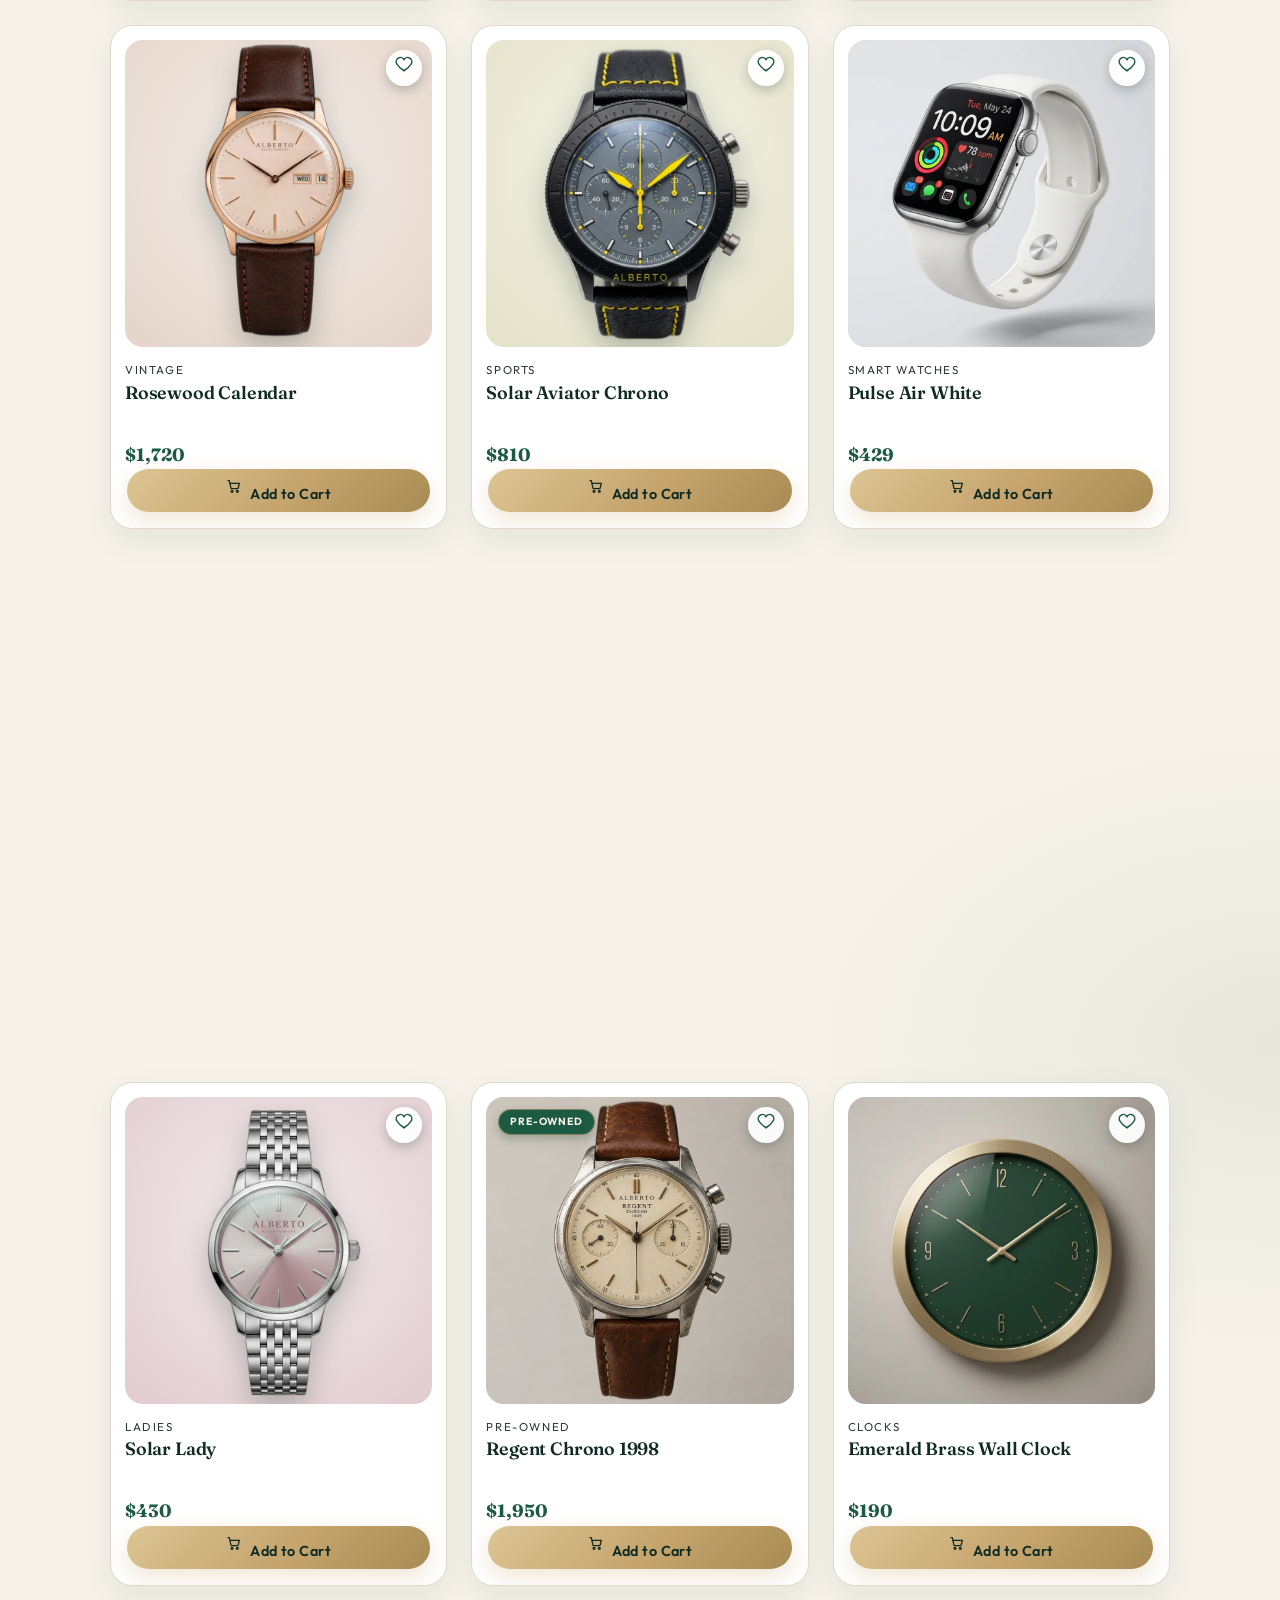
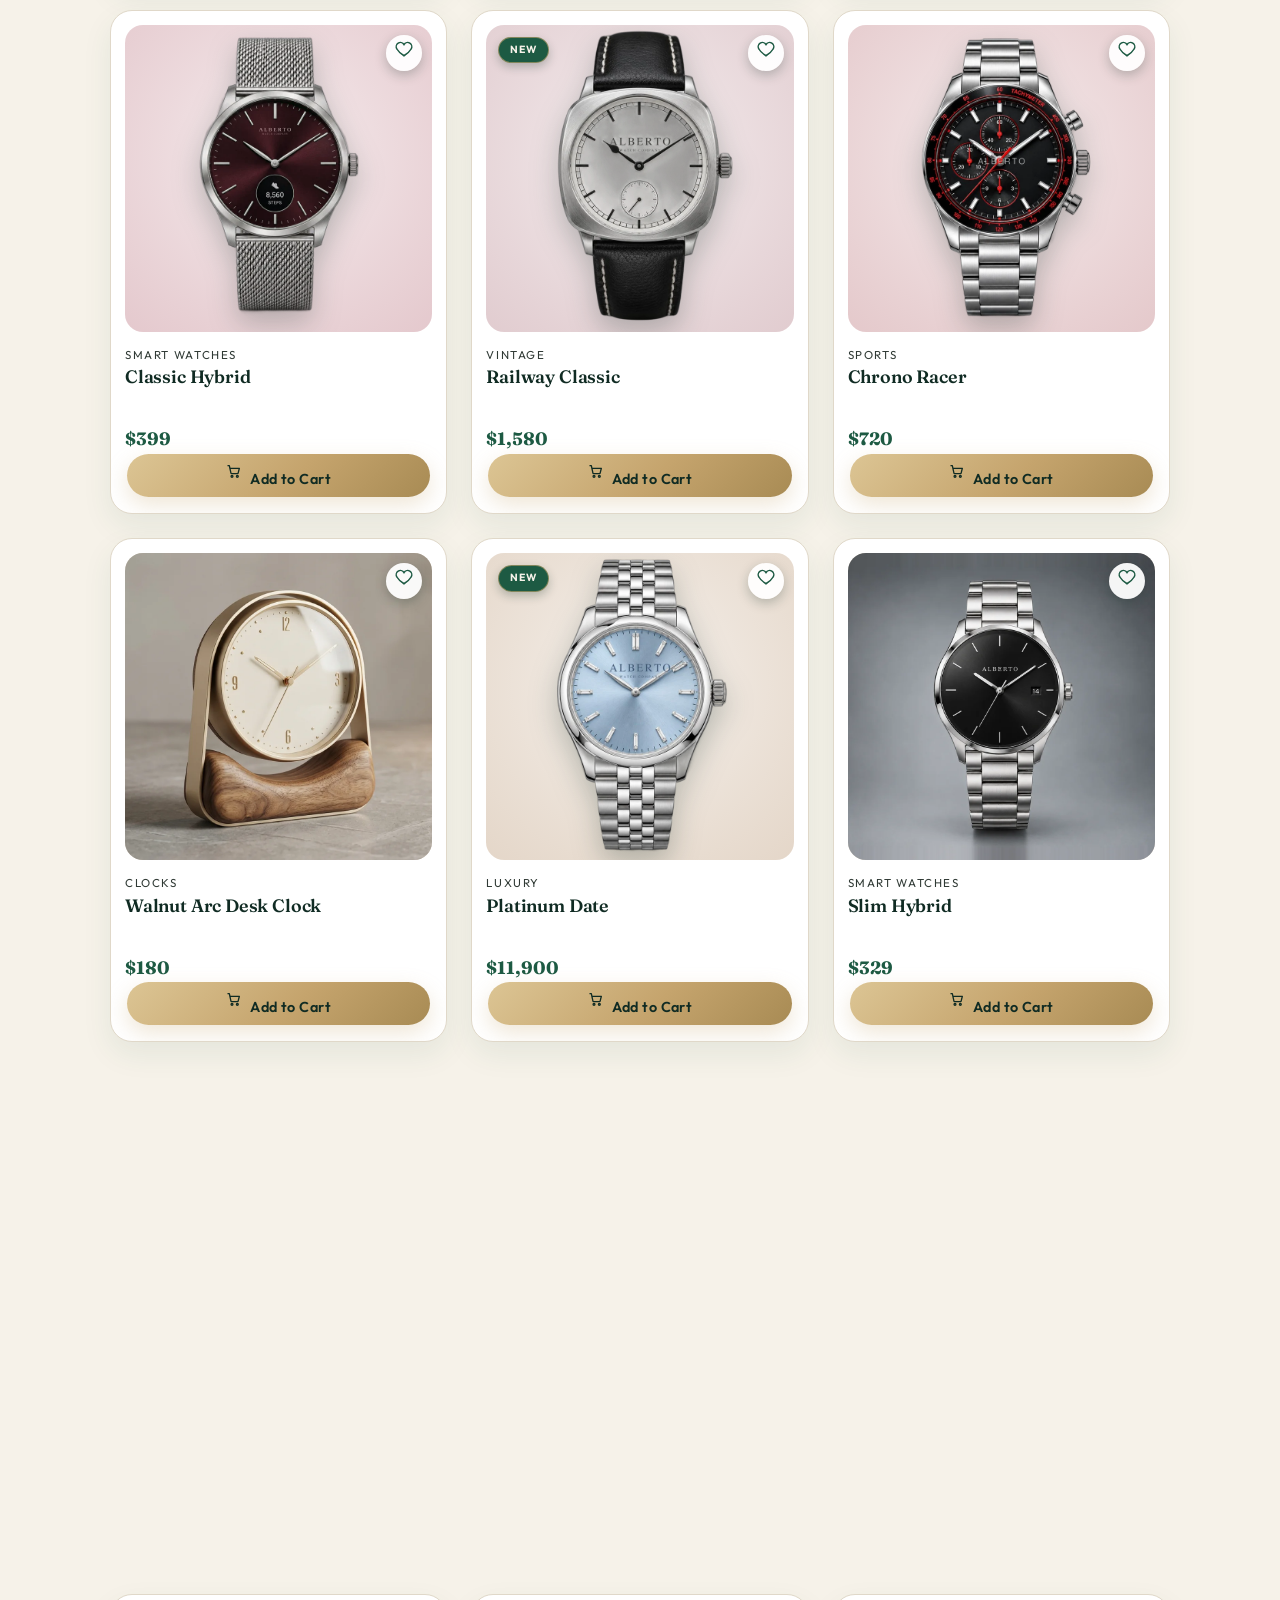
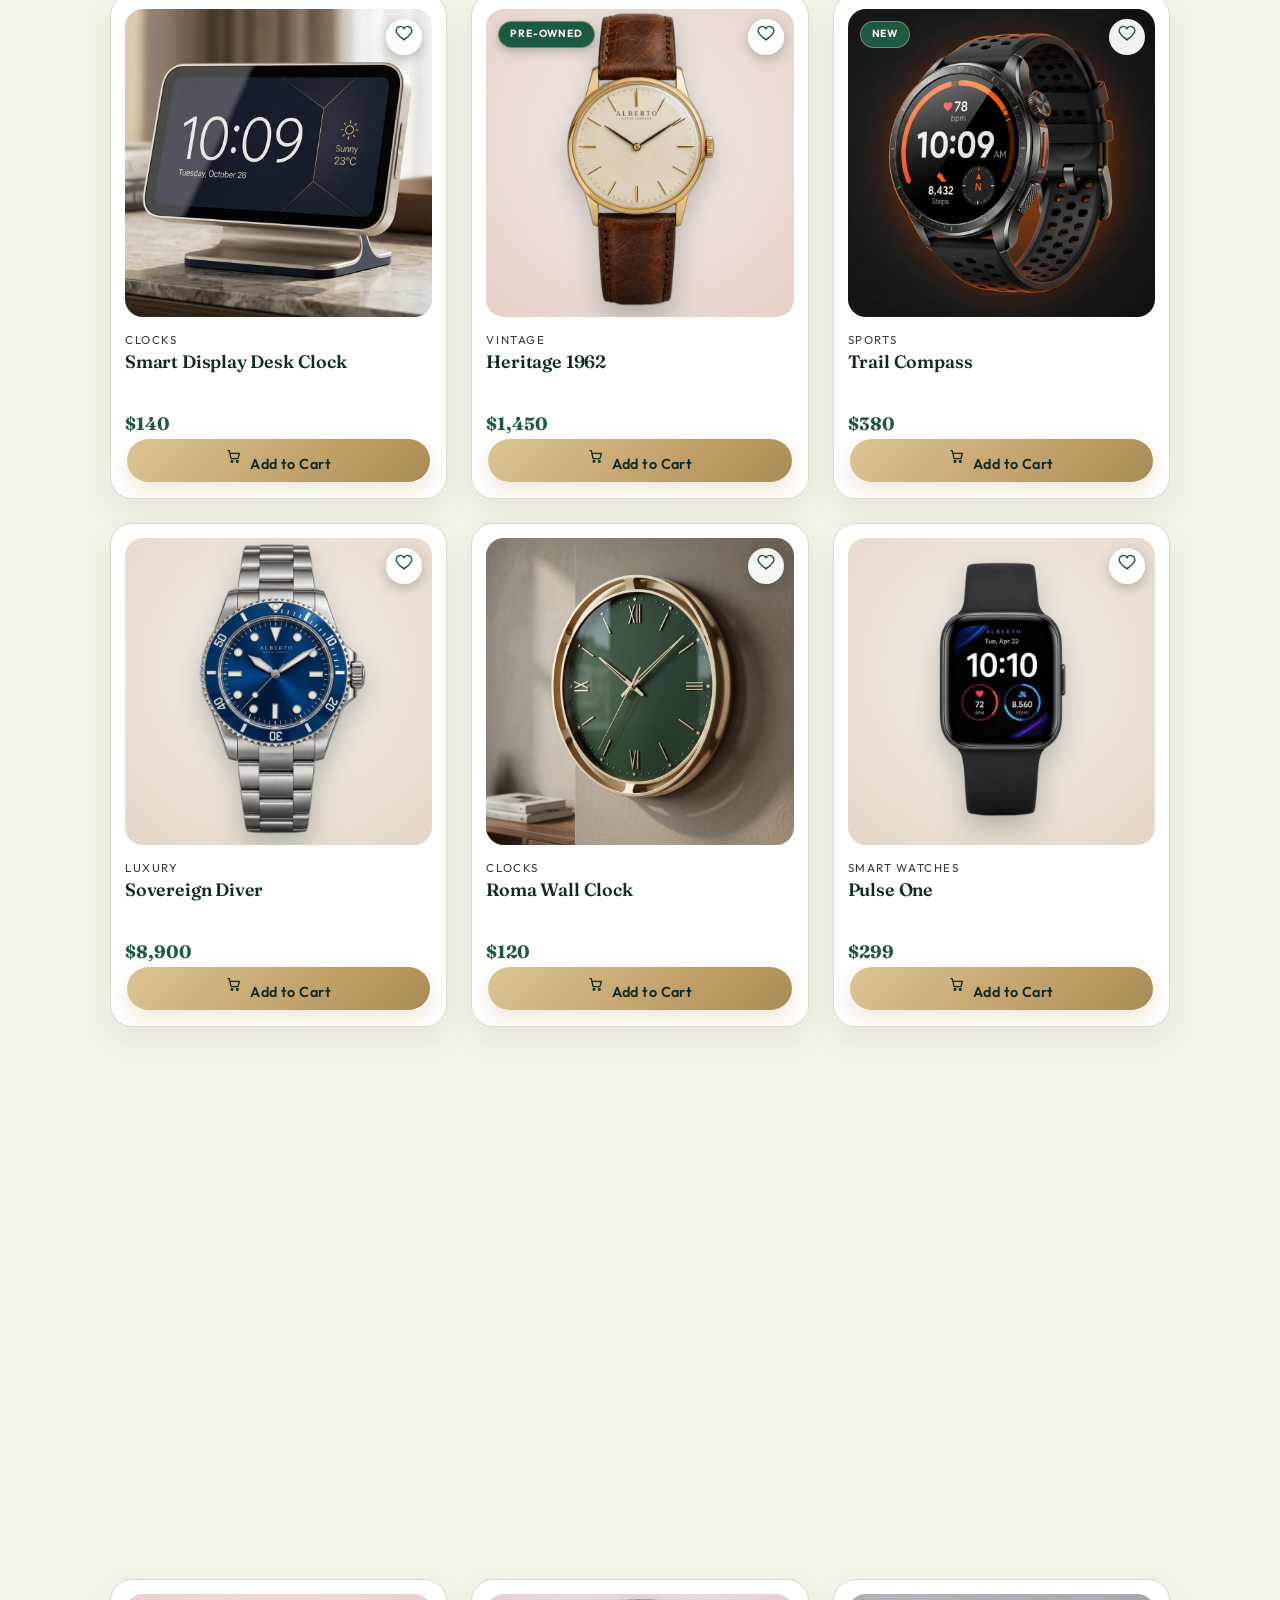
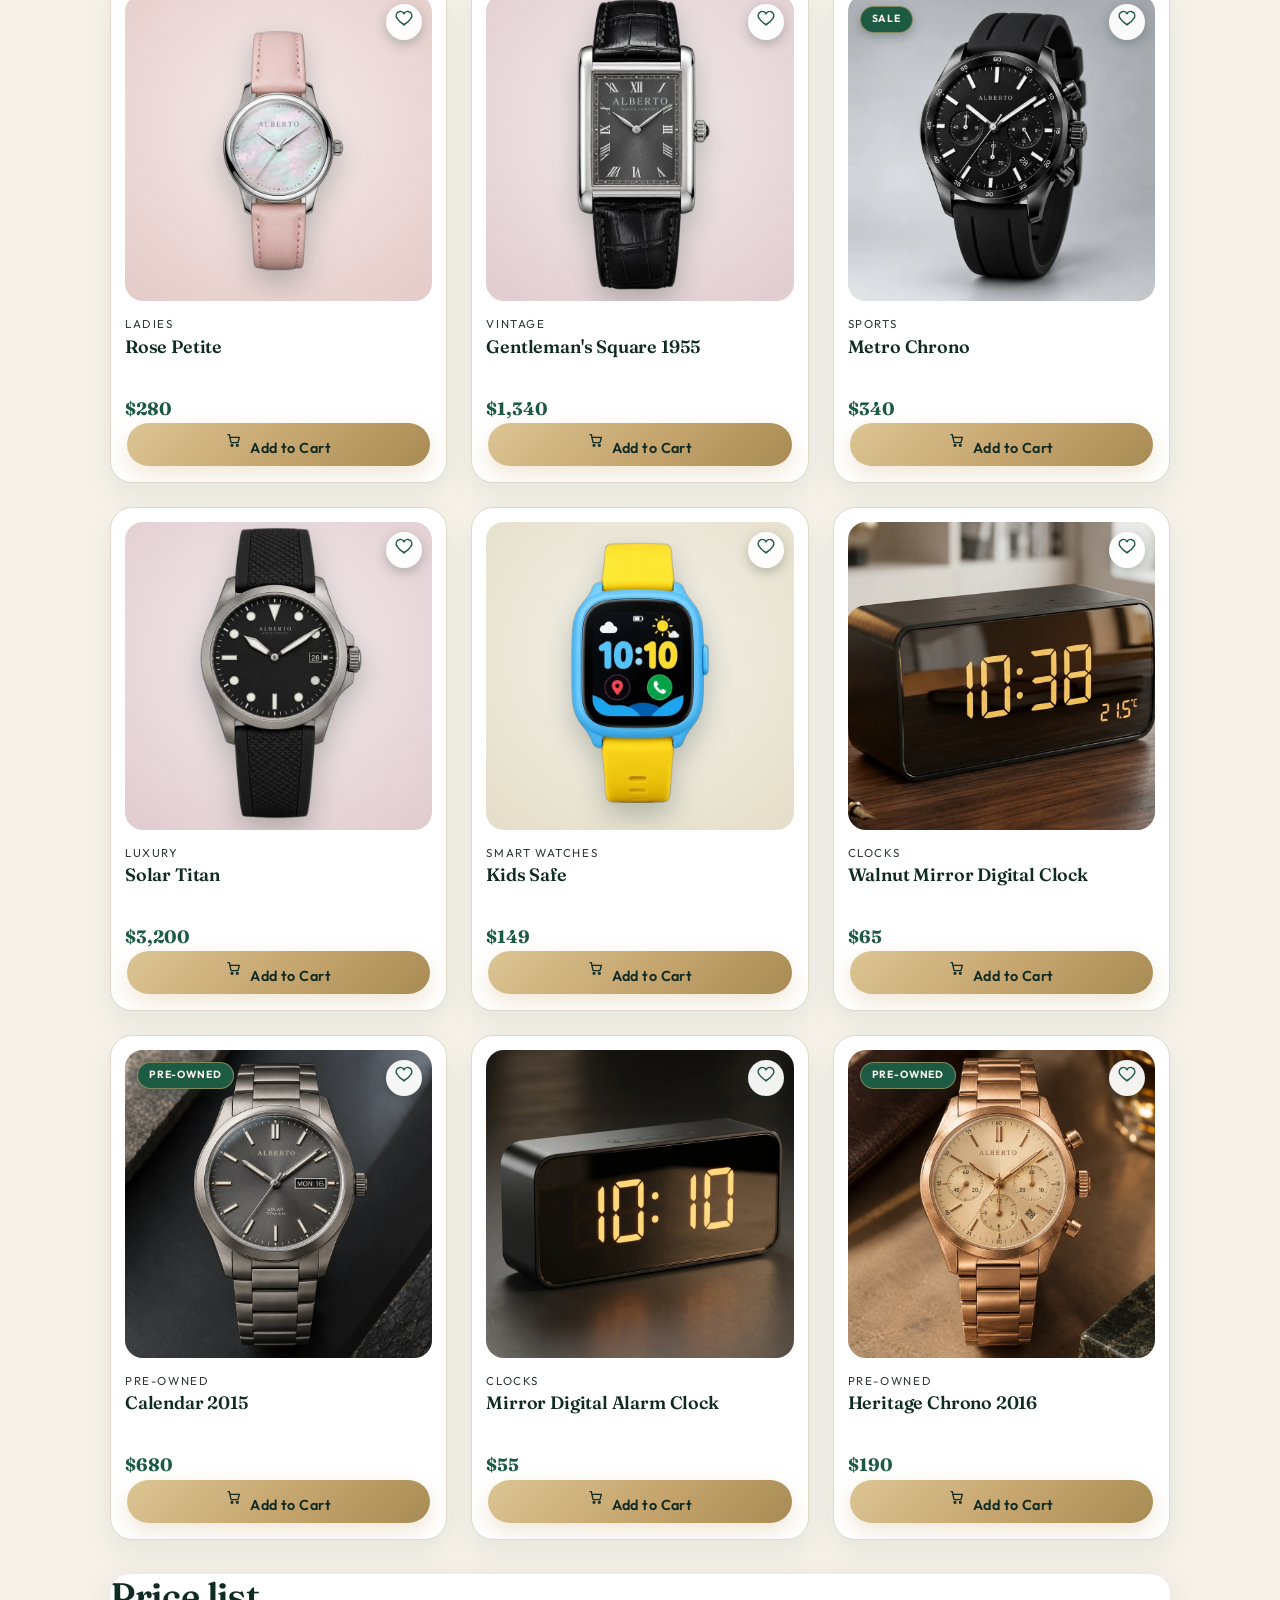
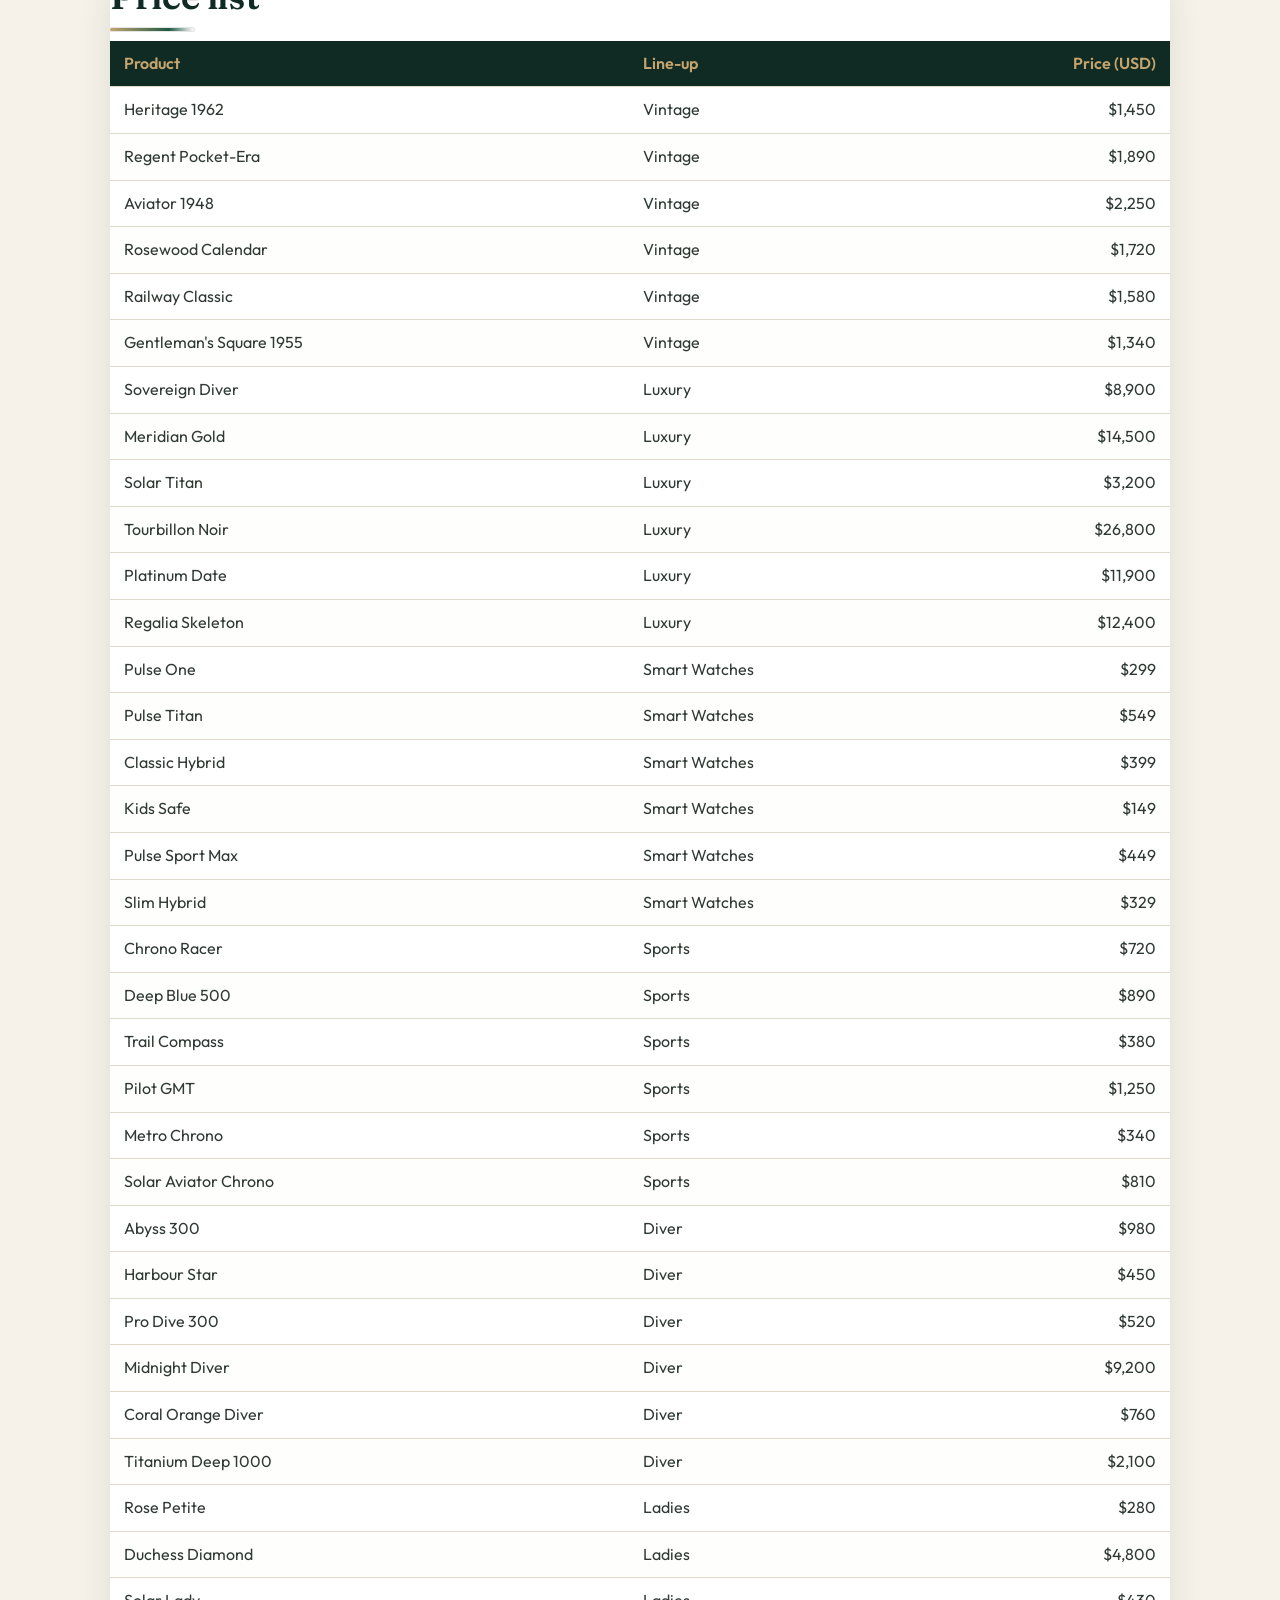
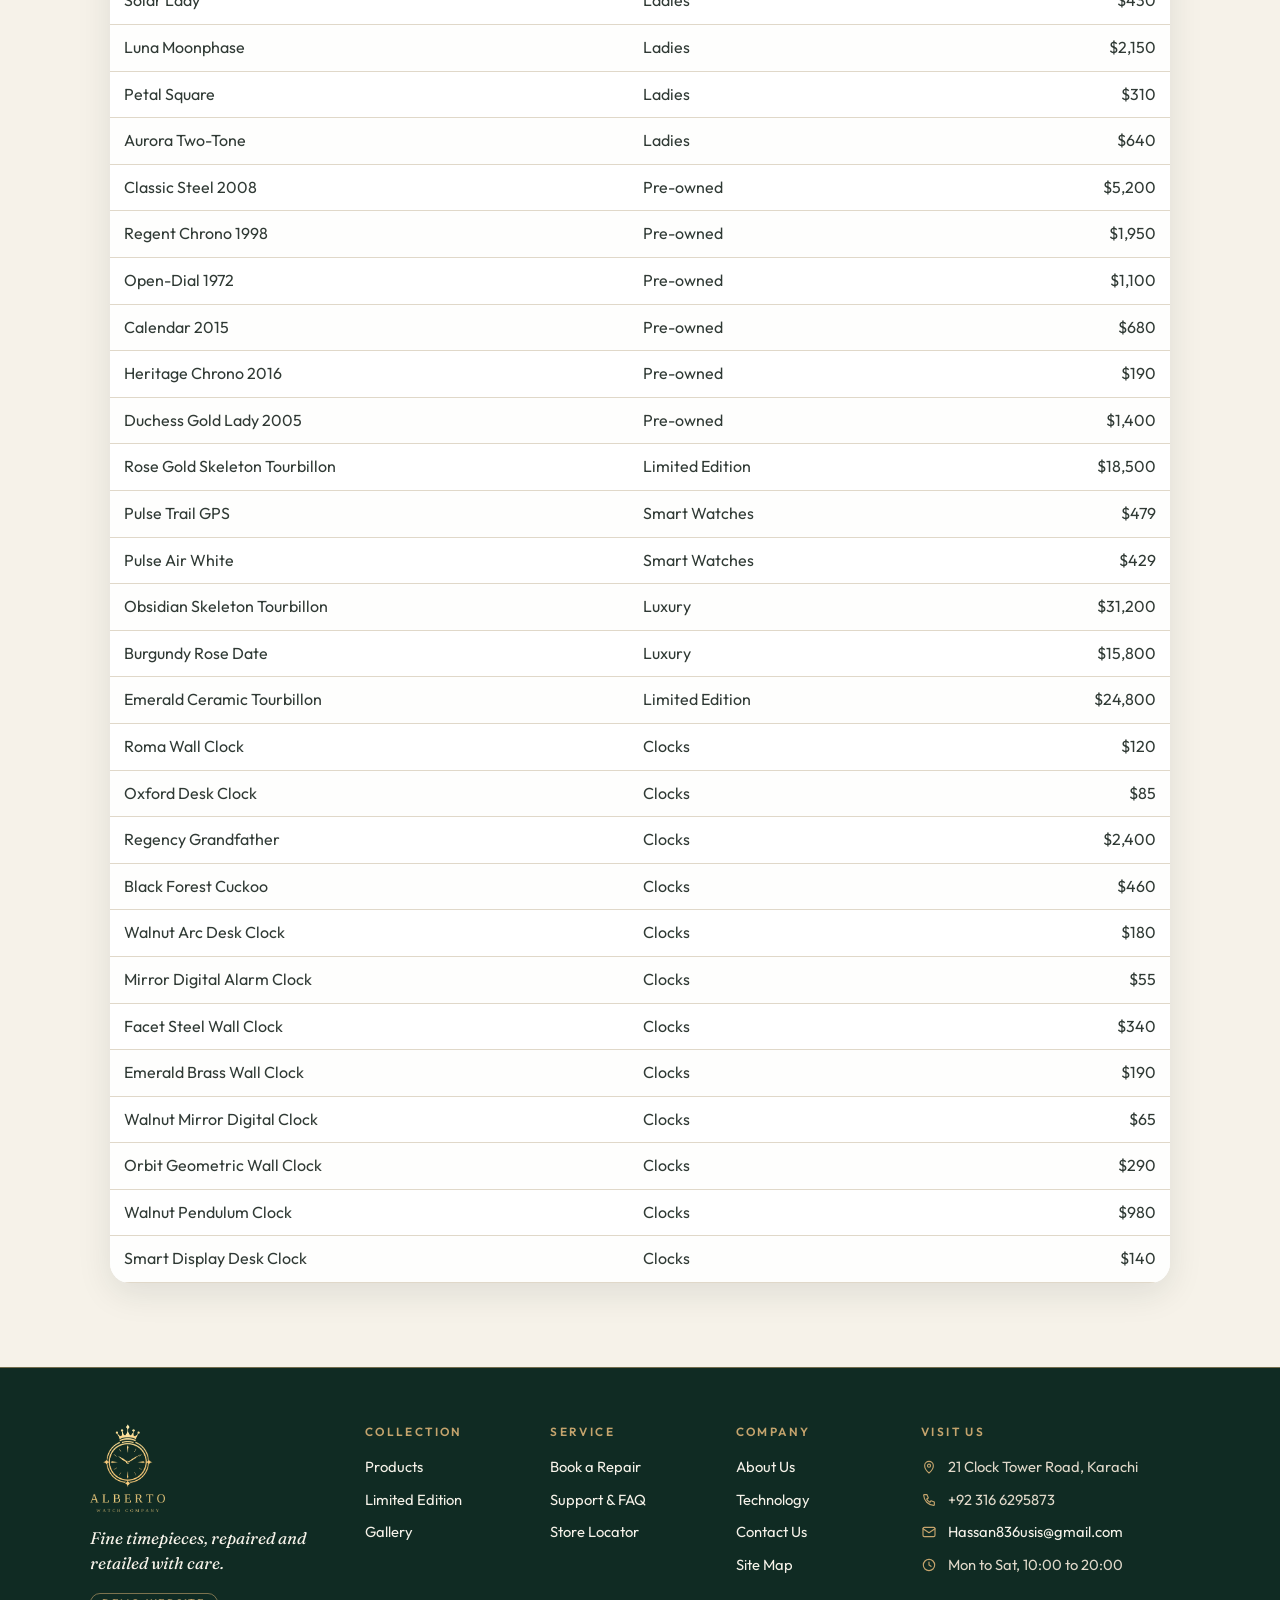
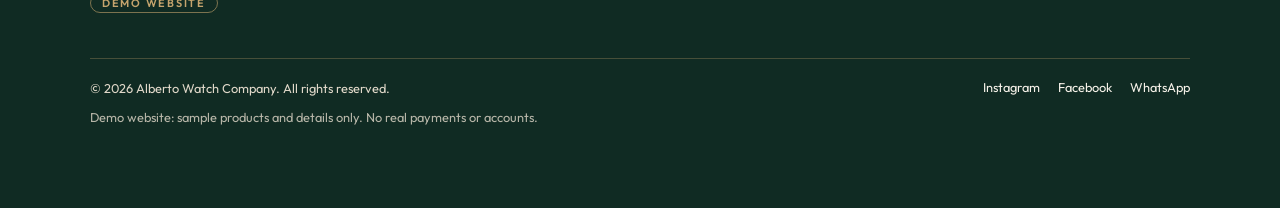
<file: pages/products.html>
<!DOCTYPE html>
<html lang="en" data-root="../">
<head>
<meta charset="utf-8">
<meta name="viewport" content="width=device-width, initial-scale=1">
<title>Watches &amp; Price List | Alberto Watch Company</title>
<meta name="description" content="Browse luxury, vintage, diver, sports, ladies and smart watches with clear prices.">
<meta name="theme-color" content="#102B23">
<link rel="canonical" href="https://www.albertowatch.example/pages/products.html">
<meta property="og:type" content="website"><meta property="og:site_name" content="Alberto Watch Company">
<meta property="og:title" content="Watches &amp; Price List | Alberto Watch Company"><meta property="og:description" content="Browse luxury, vintage, diver, sports, ladies and smart watches with clear prices.">
<meta property="og:image" content="https://www.albertowatch.example/images/e1.webp"><meta property="og:url" content="https://www.albertowatch.example/pages/products.html">
<link rel="icon" href="../images/logo.png">
<link href="https://fonts.googleapis.com/css2?family=Fraunces:opsz,wght@9..144,400;9..144,600&family=Outfit:wght@300;400;500;600;700;800&display=swap" rel="stylesheet">
<link rel="stylesheet" href="../lib/bootstrap.min.css">
<link rel="stylesheet" href="../css/style.css">
</head>
<body data-page="products">
<script>try{if(localStorage.getItem("alb_dark")==="1")document.body.classList.add("dark")}catch(e){}</script>
<main id="main" tabindex="-1">
<section class="page active" id="products">
<h2 role="heading" aria-level="1">Products</h2><p class="sub">Choose a line-up to see every watch and clock in it.</p>
<div class="bar"><input aria-label="Search products" id="q" placeholder="Search watches and clocks"/><select aria-label="Sort" id="sort"><option value="f">Featured</option><option value="a">Price: low to high</option><option value="d">Price: high to low</option></select><input aria-label="Lowest price" id="pmin" type="number" min="0" placeholder="Min $"/><input aria-label="Highest price" id="pmax" type="number" min="0" placeholder="Max $"/></div><p class="sub" id="pcount" style="margin:-4px 0 12px"></p>
<div class="tabs" id="tabs"></div>
<div class="row g-4" id="plist"></div>
<div class="tblwrap"><h2 style="margin-bottom:10px">Price list</h2>
<table><thead><tr><th>Product</th><th>Line-up</th><th>Price (USD)</th></tr></thead><tbody id="ptable"></tbody></table></div>
</section>
</main>
<script src="../lib/jquery.min.js"></script>
<script src="../lib/bootstrap.bundle.min.js"></script>
<script src="../data/products.js"></script>
<script src="../js/app.js"></script>
</body>
</html>
</file>
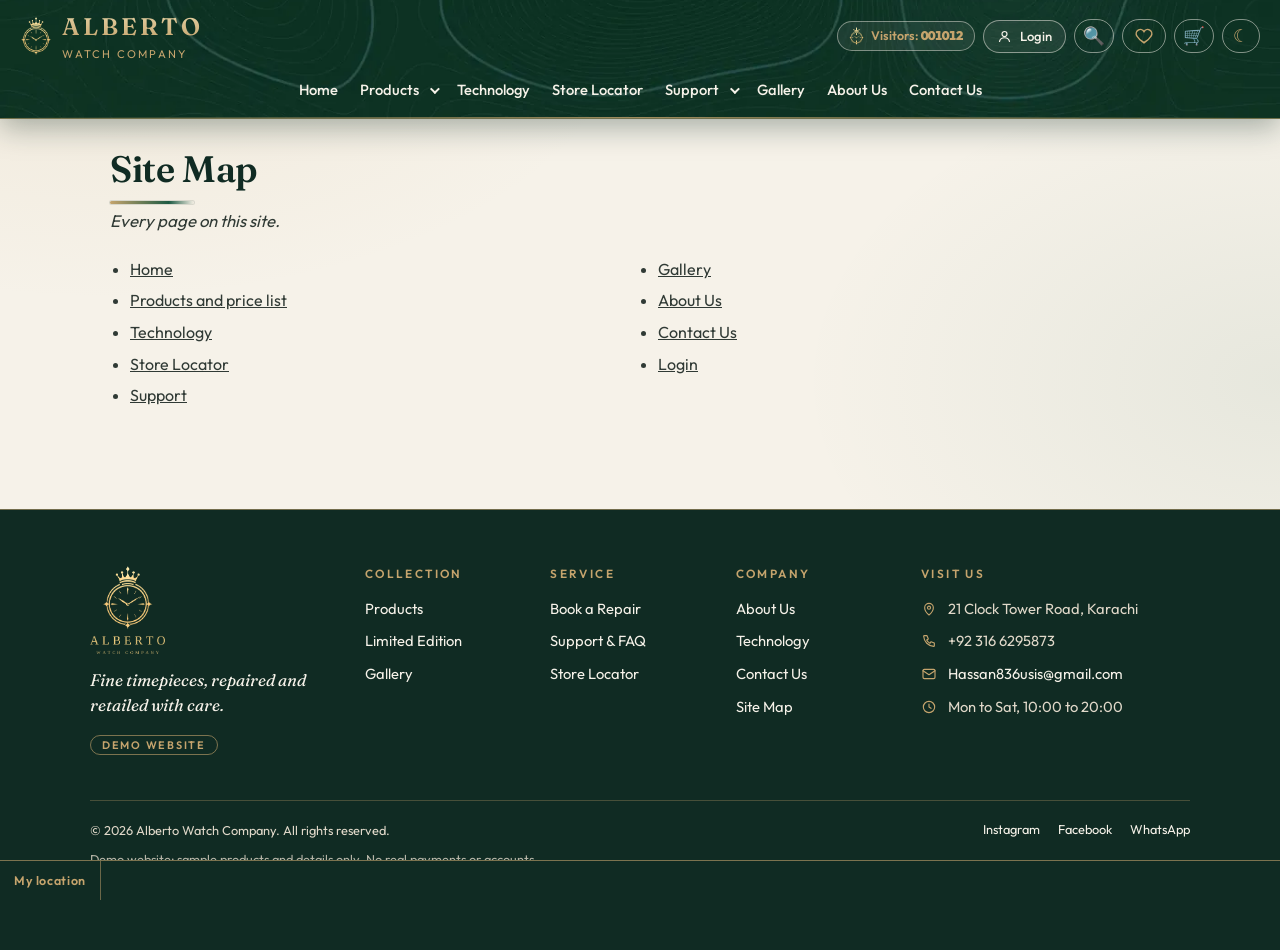
<file: pages/sitemap.html>
<!DOCTYPE html>
<html lang="en" data-root="../">
<head>
<meta charset="utf-8">
<meta name="viewport" content="width=device-width, initial-scale=1">
<title>Site Map | Alberto Watch Company</title>
<meta name="description" content="Every page on the Alberto Watch Company site.">
<meta name="theme-color" content="#102B23">
<link rel="canonical" href="https://www.albertowatch.example/pages/sitemap.html">
<meta property="og:type" content="website"><meta property="og:site_name" content="Alberto Watch Company">
<meta property="og:title" content="Site Map | Alberto Watch Company"><meta property="og:description" content="Every page on the Alberto Watch Company site.">
<meta property="og:image" content="https://www.albertowatch.example/images/e1.webp"><meta property="og:url" content="https://www.albertowatch.example/pages/sitemap.html">
<link rel="icon" href="../images/logo.png">
<link href="https://fonts.googleapis.com/css2?family=Fraunces:opsz,wght@9..144,400;9..144,600&family=Outfit:wght@300;400;500;600;700;800&display=swap" rel="stylesheet">
<link rel="stylesheet" href="../lib/bootstrap.min.css">
<link rel="stylesheet" href="../css/style.css">
</head>
<body data-page="sitemap">
<script>try{if(localStorage.getItem("alb_dark")==="1")document.body.classList.add("dark")}catch(e){}</script>
<main id="main" tabindex="-1">
<section class="page active" id="sitemap">
<h2 role="heading" aria-level="1">Site Map</h2><p class="sub">Every page on this site.</p>
<ul class="map">
<li><a data-p="home" href="../index.html">Home</a></li><li><a data-p="products" href="products.html">Products and price list</a></li>
<li><a data-p="technology" href="technology.html">Technology</a></li><li><a data-p="stores" href="stores.html">Store Locator</a></li>
<li><a data-p="support" href="support.html">Support</a></li><li><a data-p="gallery" href="gallery.html">Gallery</a></li>
<li><a data-p="about" href="about.html">About Us</a></li><li><a data-p="contact" href="contact.html">Contact Us</a></li><li><a data-p="login" href="login.html">Login</a></li>
</ul>
</section>
</main>
<script src="../lib/jquery.min.js"></script>
<script src="../lib/bootstrap.bundle.min.js"></script>
<script src="../data/products.js"></script>
<script src="../js/app.js"></script>
</body>
</html>
</file>
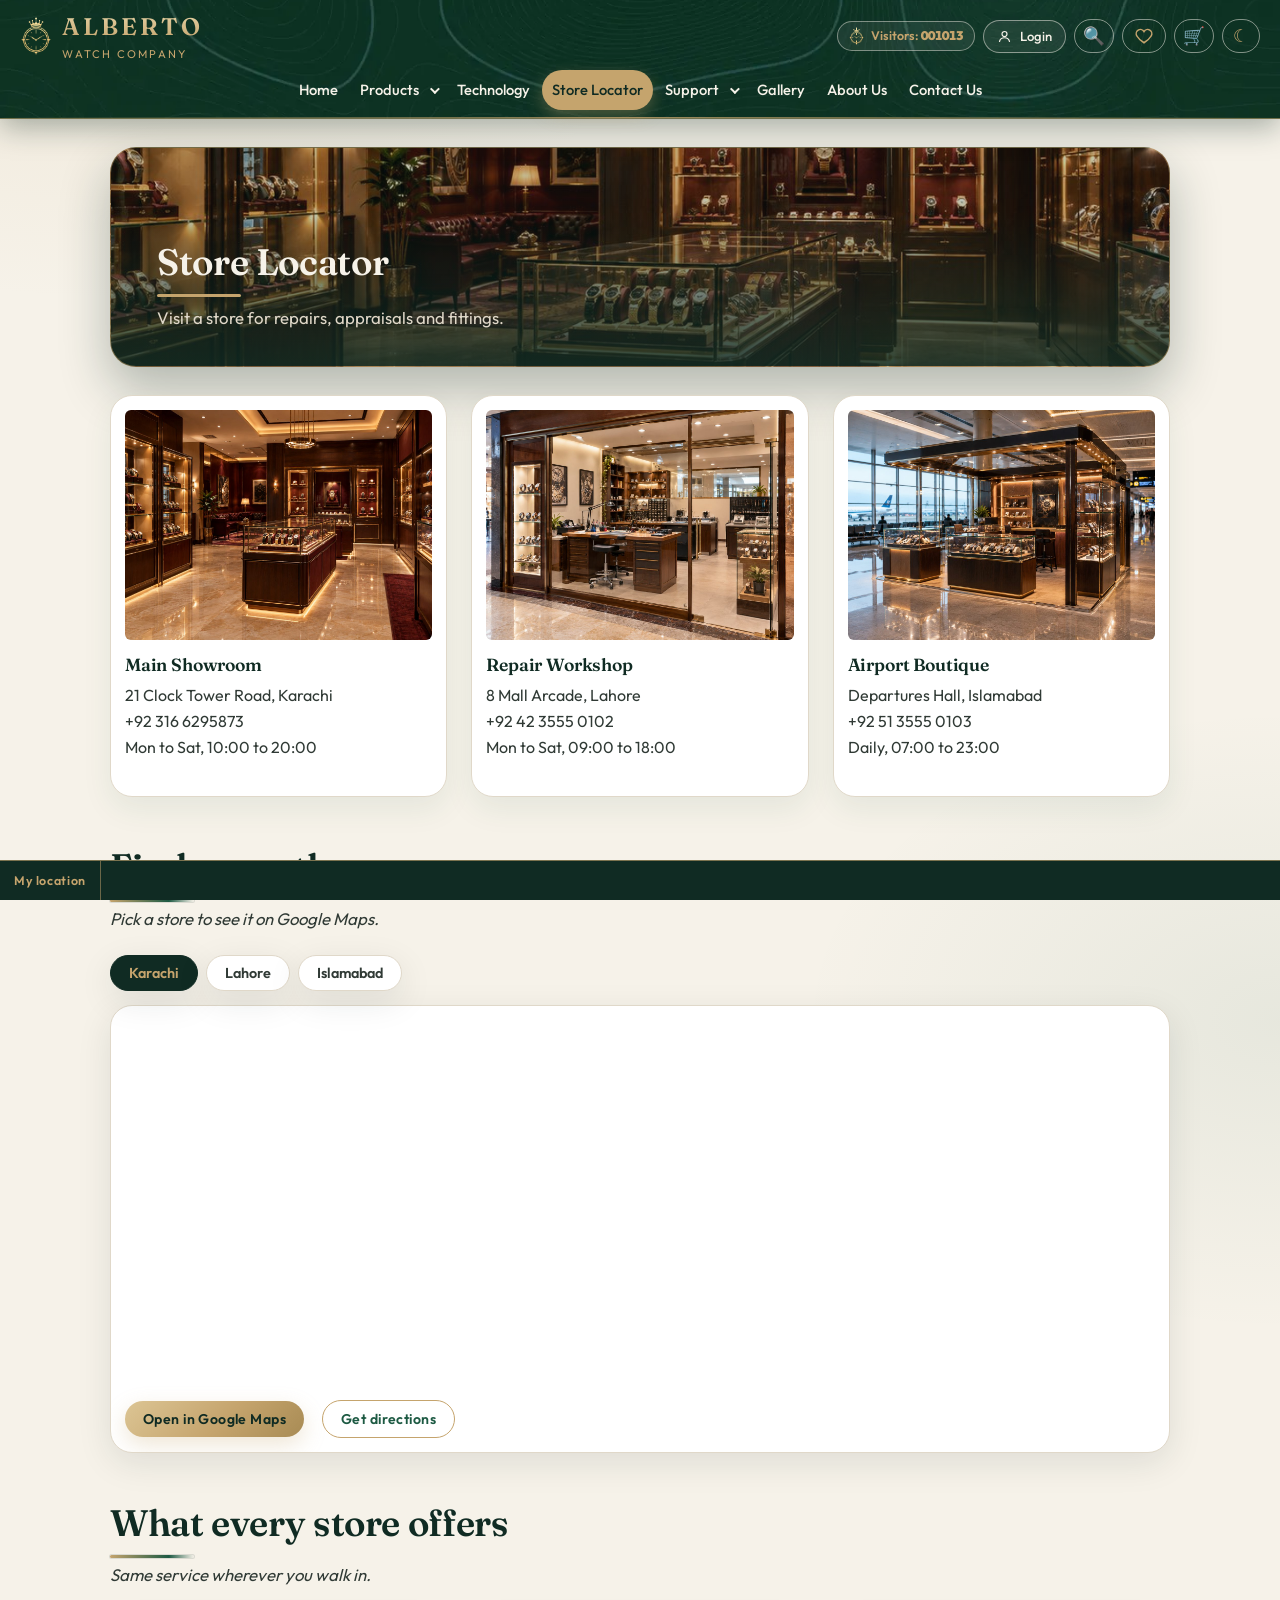
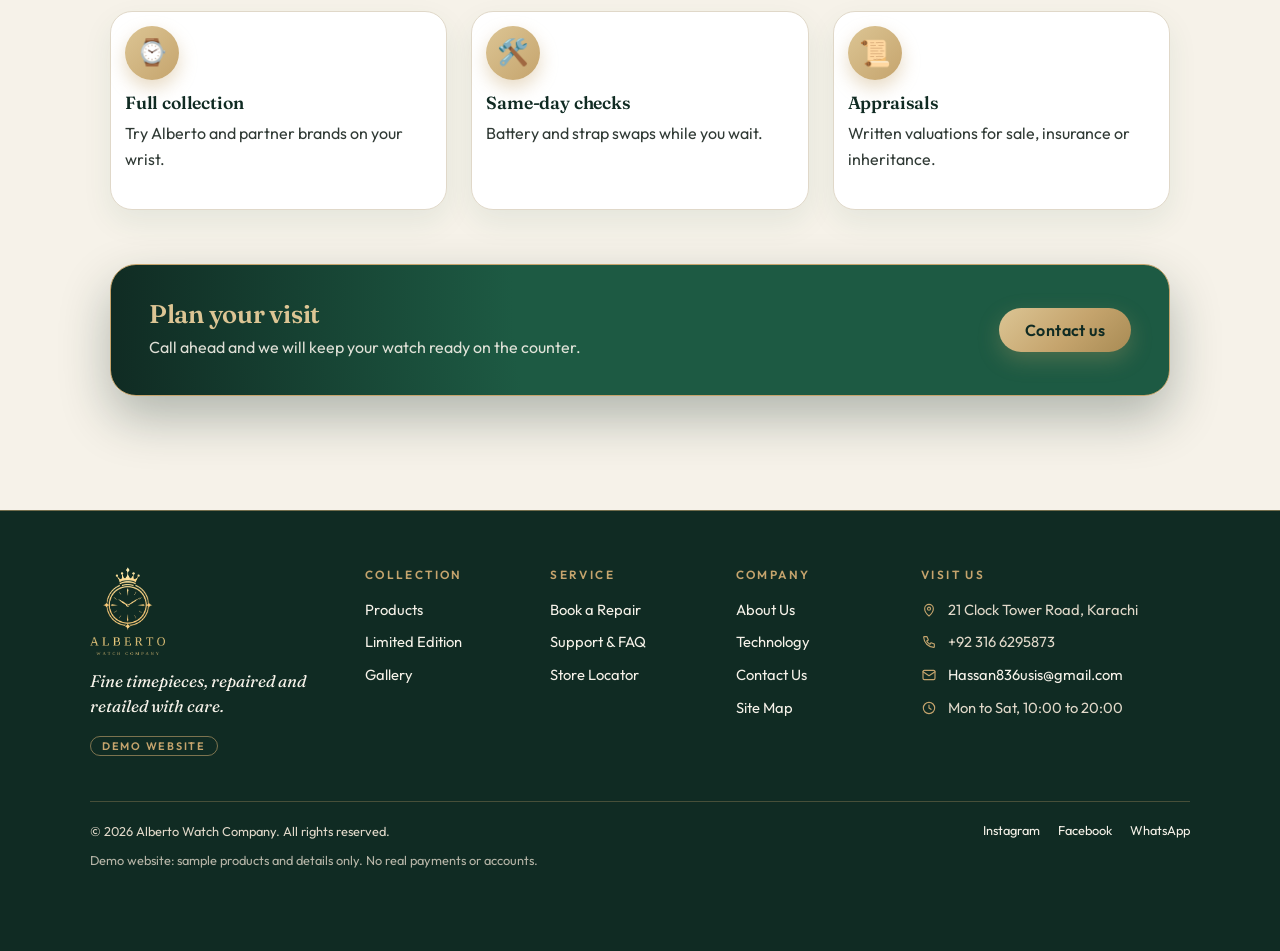
<file: pages/stores.html>
<!DOCTYPE html>
<html lang="en" data-root="../">
<head>
<meta charset="utf-8">
<meta name="viewport" content="width=device-width, initial-scale=1">
<title>Store Locator &amp; Map | Alberto Watch Company</title>
<meta name="description" content="Find Alberto stores in Karachi, Lahore and Islamabad with address, hours and Google Map.">
<meta name="theme-color" content="#102B23">
<link rel="canonical" href="https://www.albertowatch.example/pages/stores.html">
<meta property="og:type" content="website"><meta property="og:site_name" content="Alberto Watch Company">
<meta property="og:title" content="Store Locator &amp; Map | Alberto Watch Company"><meta property="og:description" content="Find Alberto stores in Karachi, Lahore and Islamabad with address, hours and Google Map.">
<meta property="og:image" content="https://www.albertowatch.example/images/e1.webp"><meta property="og:url" content="https://www.albertowatch.example/pages/stores.html">
<link rel="icon" href="../images/logo.png">
<link href="https://fonts.googleapis.com/css2?family=Fraunces:opsz,wght@9..144,400;9..144,600&family=Outfit:wght@300;400;500;600;700;800&display=swap" rel="stylesheet">
<link rel="stylesheet" href="../lib/bootstrap.min.css">
<link rel="stylesheet" href="../css/style.css">
</head>
<body data-page="stores">
<script>try{if(localStorage.getItem("alb_dark")==="1")document.body.classList.add("dark")}catch(e){}</script>
<main id="main" tabindex="-1">
<section class="page active" id="stores">
<h2 role="heading" aria-level="1">Store Locator</h2><p class="sub">Visit a store for repairs, appraisals and fittings.</p>
<div class="row g-4">
<div class="col-md-4"><div class="acard info h-100"><h3>Main Showroom</h3><p>21 Clock Tower Road, Karachi<br/>+92 316 6295873<br/>Mon to Sat, 10:00 to 20:00</p></div></div>
<div class="col-md-4"><div class="acard info h-100"><h3>Repair Workshop</h3><p>8 Mall Arcade, Lahore<br/>+92 42 3555 0102<br/>Mon to Sat, 09:00 to 18:00</p></div></div>
<div class="col-md-4"><div class="acard info h-100"><h3>Airport Boutique</h3><p>Departures Hall, Islamabad<br/>+92 51 3555 0103<br/>Daily, 07:00 to 23:00</p></div></div>
</div>
<h2 class="mt-5">Find us on the map</h2><p class="sub">Pick a store to see it on Google Maps.</p>
<div class="maptabs" id="mapTabs"></div>
<div class="mapbox"><iframe id="mapFrame" title="Store map" loading="lazy" referrerpolicy="no-referrer-when-downgrade" src="about:blank"></iframe><div class="maplinks"><a class="abtn" id="mapOpen" target="_blank" rel="noopener">Open in Google Maps</a><a class="abtn ghost" id="mapDir" target="_blank" rel="noopener">Get directions</a></div></div>
<div class="more"><h2 class="mt-5">What every store offers</h2><p class="sub">Same service wherever you walk in.</p><div class="row g-4"><div class="col-md-4"><div class="acard info h-100"><div class="em">⌚</div><h3>Full collection</h3><p>Try Alberto and partner brands on your wrist.</p></div></div><div class="col-md-4"><div class="acard info h-100"><div class="em">🛠️</div><h3>Same-day checks</h3><p>Battery and strap swaps while you wait.</p></div></div><div class="col-md-4"><div class="acard info h-100"><div class="em">📜</div><h3>Appraisals</h3><p>Written valuations for sale, insurance or inheritance.</p></div></div></div><div class="ctaband"><div><h3>Plan your visit</h3><p>Call ahead and we will keep your watch ready on the counter.</p></div><a class="abtn" data-p="contact" href="contact.html">Contact us</a></div></div></section>
</main>
<script src="../lib/jquery.min.js"></script>
<script src="../lib/bootstrap.bundle.min.js"></script>
<script src="../data/products.js"></script>
<script src="../js/app.js"></script>
</body>
</html>
</file>
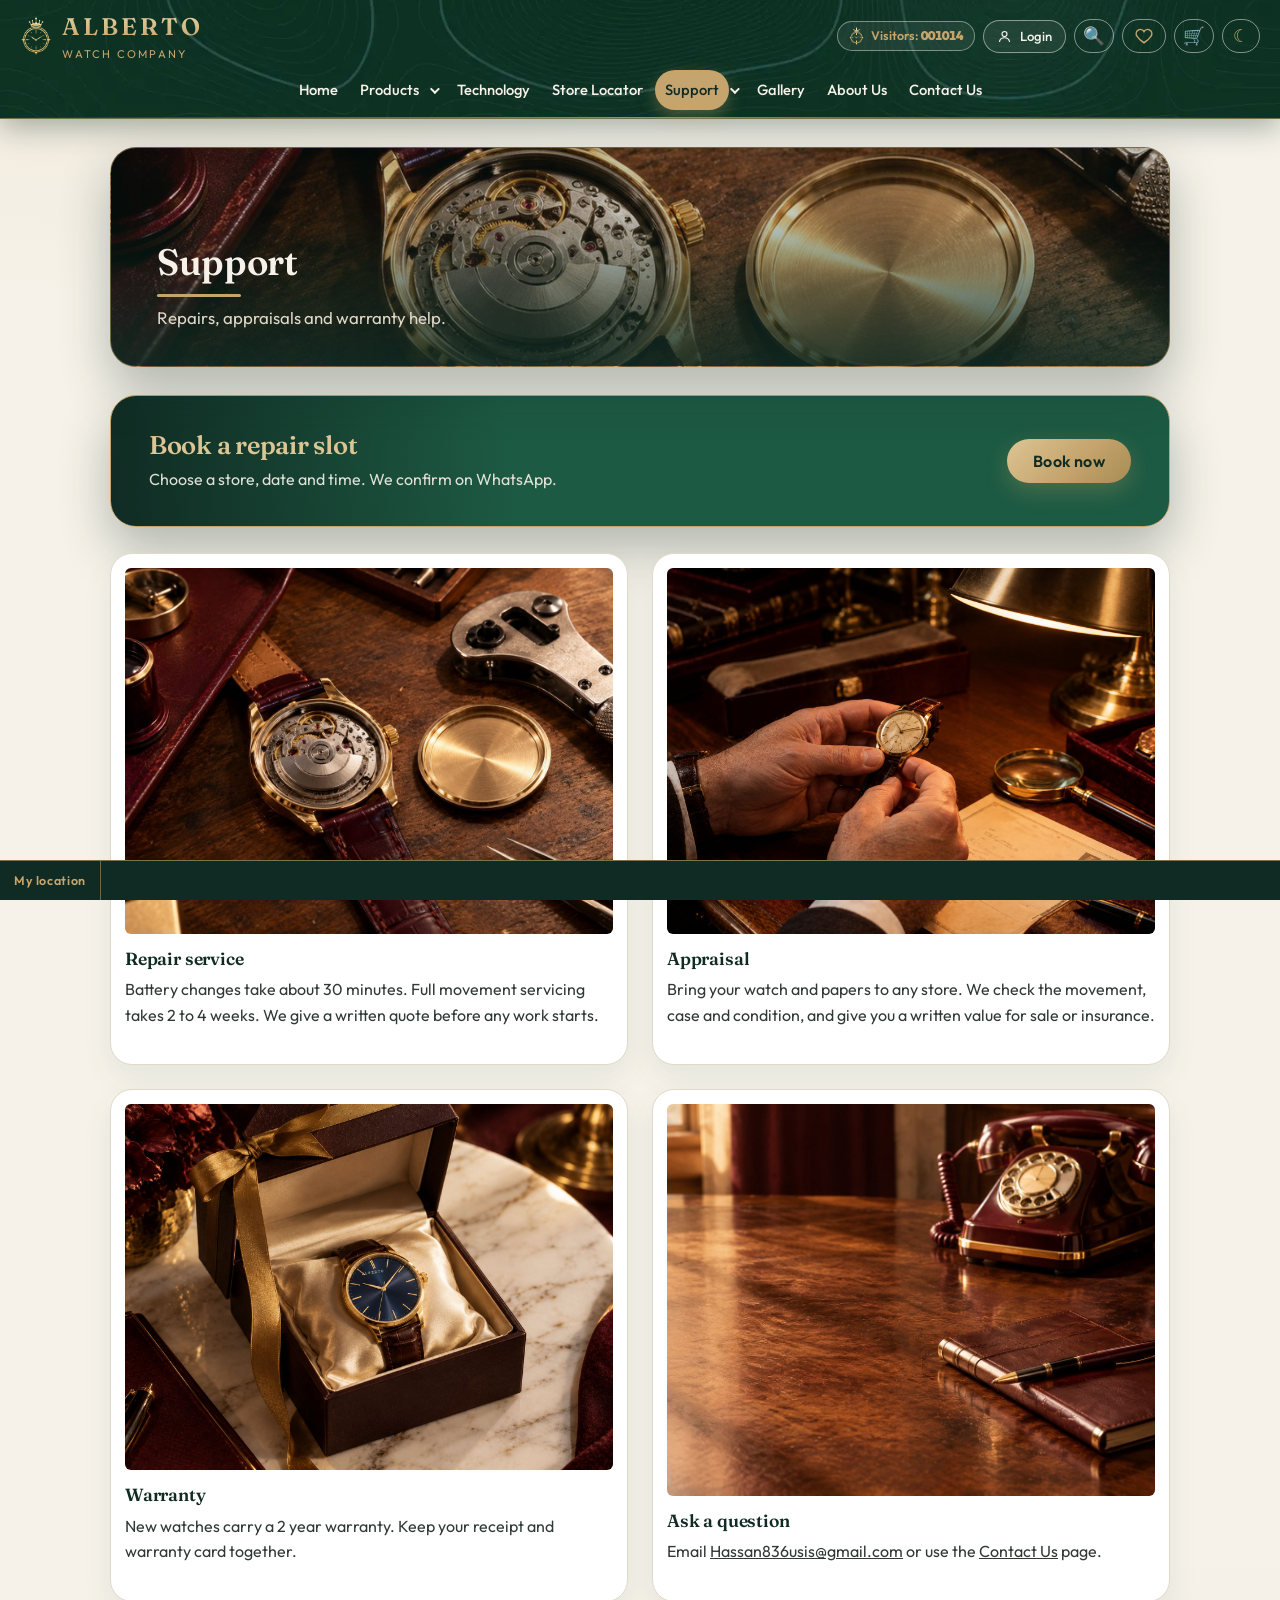
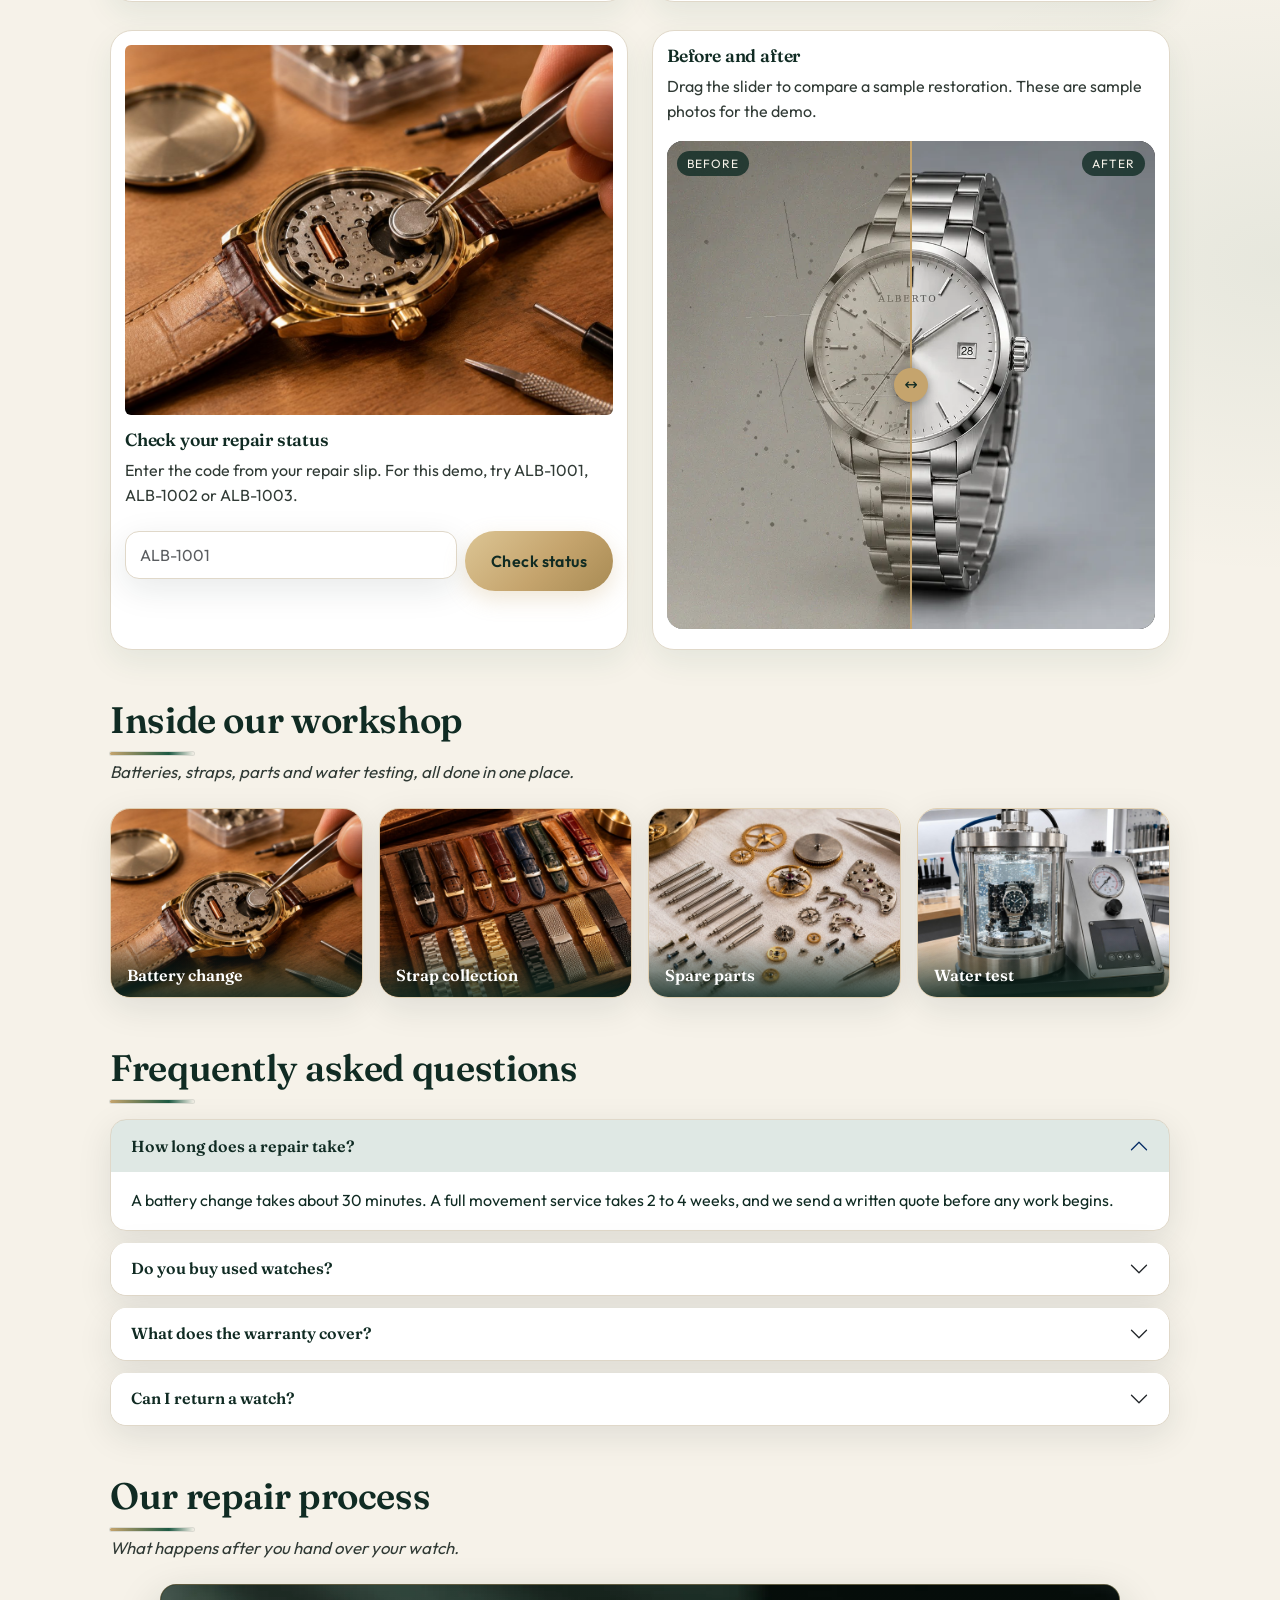
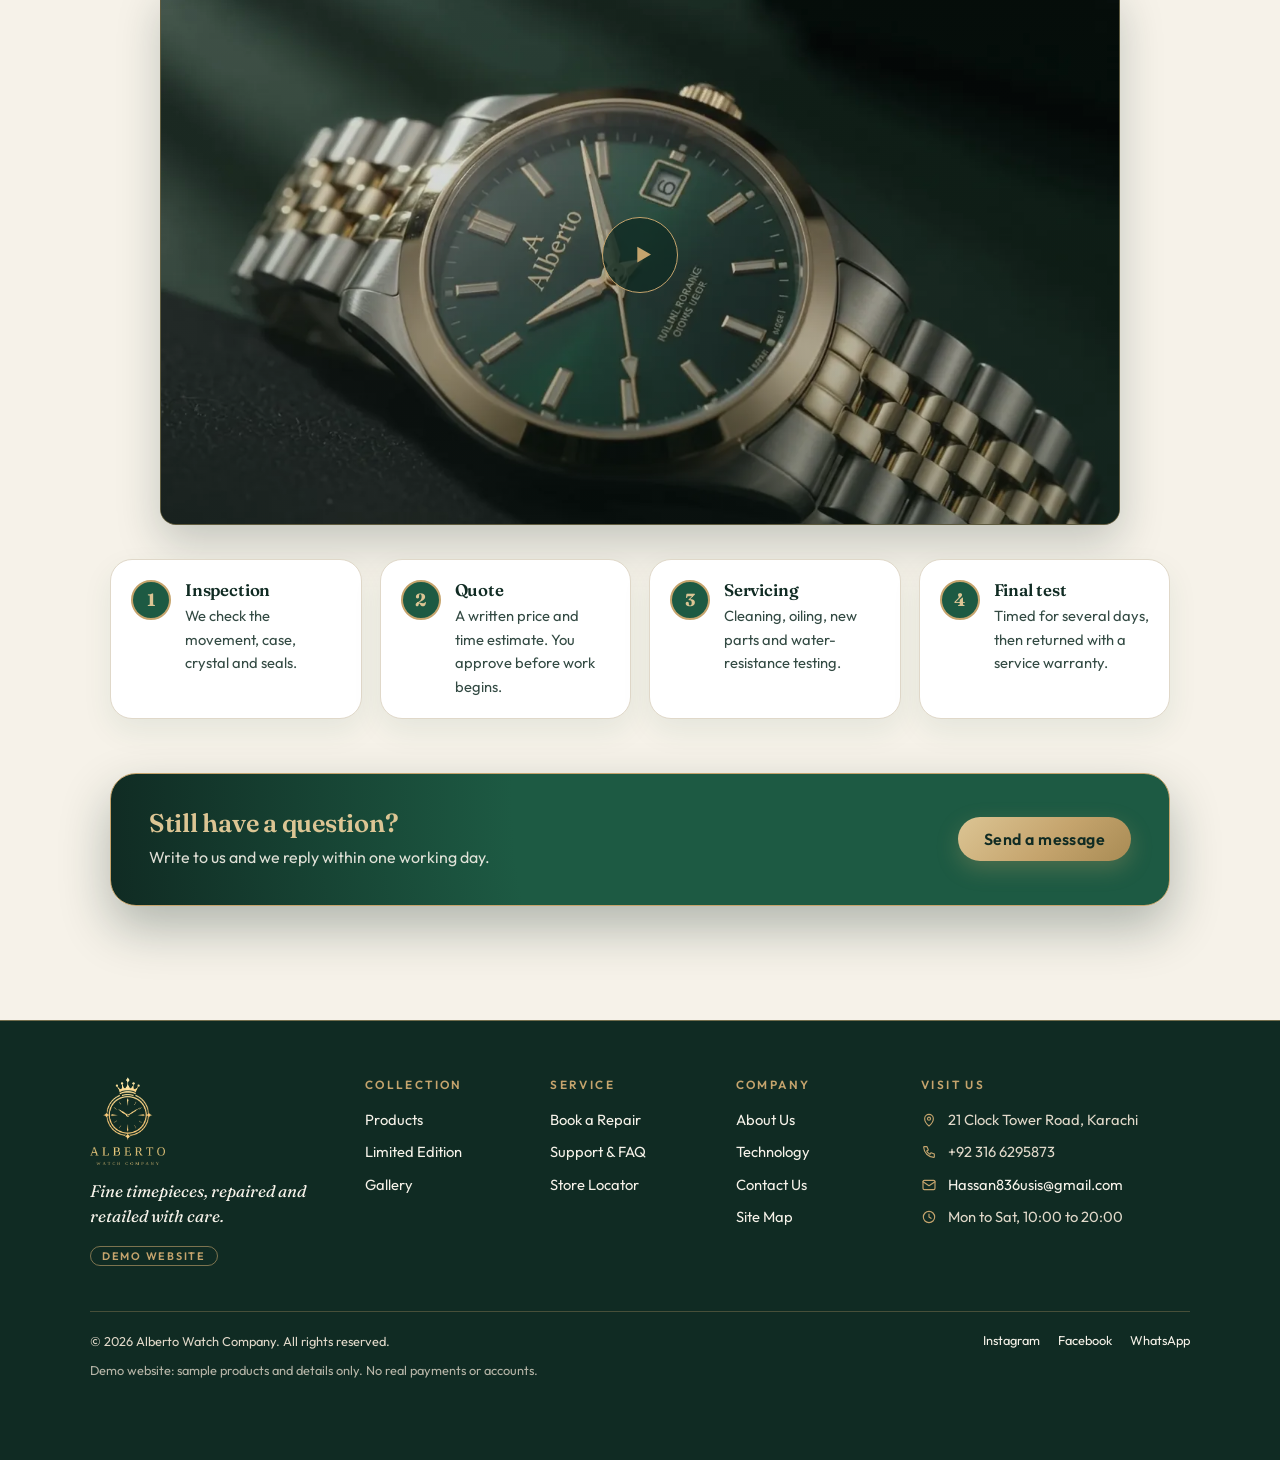
<file: pages/support.html>
<!DOCTYPE html>
<html lang="en" data-root="../">
<head>
<meta charset="utf-8">
<meta name="viewport" content="width=device-width, initial-scale=1">
<title>Watch Repair, Warranty &amp; FAQ | Alberto Watch Company</title>
<meta name="description" content="Repair times, appraisals, warranty and answers to common questions.">
<meta name="theme-color" content="#102B23">
<link rel="canonical" href="https://www.albertowatch.example/pages/support.html">
<meta property="og:type" content="website"><meta property="og:site_name" content="Alberto Watch Company">
<meta property="og:title" content="Watch Repair, Warranty &amp; FAQ | Alberto Watch Company"><meta property="og:description" content="Repair times, appraisals, warranty and answers to common questions.">
<meta property="og:image" content="https://www.albertowatch.example/images/e1.webp"><meta property="og:url" content="https://www.albertowatch.example/pages/support.html">
<link rel="icon" href="../images/logo.png">
<link href="https://fonts.googleapis.com/css2?family=Fraunces:opsz,wght@9..144,400;9..144,600&family=Outfit:wght@300;400;500;600;700;800&display=swap" rel="stylesheet">
<link rel="stylesheet" href="../lib/bootstrap.min.css">
<link rel="stylesheet" href="../css/style.css">
</head>
<body data-page="support">
<script>try{if(localStorage.getItem("alb_dark")==="1")document.body.classList.add("dark")}catch(e){}</script>
<main id="main" tabindex="-1">
<section class="page active" id="support">
<h2 role="heading" aria-level="1">Support</h2><p class="sub">Repairs, appraisals and warranty help.</p>
<div class="ctaband" style="margin:0 0 26px"><div><h3>Book a repair slot</h3><p>Choose a store, date and time. We confirm on WhatsApp.</p></div><a class="abtn" data-p="booking" href="booking.html">Book now</a></div>
<div class="row g-4">
<div class="col-md-6"><div class="acard info h-100"><h3>Repair service</h3><p>Battery changes take about 30 minutes. Full movement servicing takes 2 to 4 weeks. We give a written quote before any work starts.</p></div></div>
<div class="col-md-6"><div class="acard info h-100"><h3>Appraisal</h3><p>Bring your watch and papers to any store. We check the movement, case and condition, and give you a written value for sale or insurance.</p></div></div>
<div class="col-md-6"><div class="acard info h-100"><h3>Warranty</h3><p>New watches carry a 2 year warranty. Keep your receipt and warranty card together.</p></div></div>
<div class="col-md-6"><div class="acard info h-100"><h3>Ask a question</h3><p>Email <a href="mailto:Hassan836usis@gmail.com">Hassan836usis@gmail.com</a> or use the <a data-p="contact" href="contact.html"><u>Contact Us</u></a> page.</p></div></div>
</div>
<div class="row g-4 mt-1">
<div class="col-lg-6"><div class="acard info h-100" id="rsCard"><h3>Check your repair status</h3><p>Enter the code from your repair slip. For this demo, try ALB-1001, ALB-1002 or ALB-1003.</p>
<form class="rs-form" id="rsForm" novalidate><label class="visually-hidden" for="rsCode">Repair code</label><input aria-describedby="rsOut" autocomplete="off" class="form-control" id="rsCode" maxlength="12" placeholder="ALB-1001" type="text"><button class="abtn" type="submit">Check status</button></form>
<div aria-live="polite" class="rs-out" id="rsOut"></div></div></div>
<div class="col-lg-6"><div class="acard info h-100"><h3>Before and after</h3><p>Drag the slider to compare a sample restoration. These are sample photos for the demo.</p>
<div class="ba" id="ba"><img alt="After repair: a clean, polished steel watch" class="ba-img" loading="lazy" src="../images/repair-after.webp"><div class="ba-top"><img alt="Before repair: the same watch, dull and scratched" class="ba-img" loading="lazy" src="../images/repair-before.webp"></div><span class="ba-tag ba-l">Before</span><span class="ba-tag ba-r">After</span><span aria-hidden="true" class="ba-line"></span><input aria-label="Compare before and after" class="ba-range" id="baRange" max="100" min="0" type="range" value="50"></div></div></div>
</div>
<h2 class="mt-5 mb-3">Frequently asked questions</h2>
<div class="accordion" id="faq">
<div class="accordion-item"><h3 class="accordion-header"><button aria-expanded="true" class="accordion-button" data-bs-target="#f1" data-bs-toggle="collapse" type="button">How long does a repair take?</button></h3><div class="accordion-collapse collapse show" data-bs-parent="#faq" id="f1"><div class="accordion-body">A battery change takes about 30 minutes. A full movement service takes 2 to 4 weeks, and we send a written quote before any work begins.</div></div></div>
<div class="accordion-item"><h3 class="accordion-header"><button aria-expanded="false" class="accordion-button collapsed" data-bs-target="#f2" data-bs-toggle="collapse" type="button">Do you buy used watches?</button></h3><div class="accordion-collapse collapse" data-bs-parent="#faq" id="f2"><div class="accordion-body">Yes. Bring the watch and any papers to a store. We appraise it for free and give you a written offer with no pressure.</div></div></div>
<div class="accordion-item"><h3 class="accordion-header"><button aria-expanded="false" class="accordion-button collapsed" data-bs-target="#f3" data-bs-toggle="collapse" type="button">What does the warranty cover?</button></h3><div class="accordion-collapse collapse" data-bs-parent="#faq" id="f3"><div class="accordion-body">Every new watch has a 2 year warranty against movement and manufacturing faults. Straps, glass damage and water damage are not covered.</div></div></div>
<div class="accordion-item"><h3 class="accordion-header"><button aria-expanded="false" class="accordion-button collapsed" data-bs-target="#f4" data-bs-toggle="collapse" type="button">Can I return a watch?</button></h3><div class="accordion-collapse collapse" data-bs-parent="#faq" id="f4"><div class="accordion-body">You can return an unworn watch within 30 days with its box and receipt for a full refund.</div></div></div>
</div><div class="more"><h2 class="mt-5">Our repair process</h2><p class="sub">What happens after you hand over your watch.</p><div class="film"><figure class="ed-vid"><div class="vwrap"><video muted playsinline preload="none" width="1280" height="720" poster="../images/poster-repair-process.webp" data-src="../videos/repair-process.mp4" aria-label="Film: a watchmaker repairing an Alberto watch">Your browser does not support HTML5 video.</video><button type="button" class="vplay" aria-label="Play film: a watchmaker repairing an Alberto watch"><span aria-hidden="true"><svg viewBox="0 0 24 24"><path d="M7 4.5v15l13-7.5z"/></svg></span></button></div><noscript><a href="../videos/repair-process.mp4">Watch the film (MP4)</a></noscript></figure></div><div class="steps"><div class="stp"><span>1</span><div><h3>Inspection</h3><p>We check the movement, case, crystal and seals.</p></div></div><div class="stp"><span>2</span><div><h3>Quote</h3><p>A written price and time estimate. You approve before work begins.</p></div></div><div class="stp"><span>3</span><div><h3>Servicing</h3><p>Cleaning, oiling, new parts and water-resistance testing.</p></div></div><div class="stp"><span>4</span><div><h3>Final test</h3><p>Timed for several days, then returned with a service warranty.</p></div></div></div><div class="ctaband"><div><h3>Still have a question?</h3><p>Write to us and we reply within one working day.</p></div><a class="abtn" data-p="contact" href="contact.html">Send a message</a></div></div></section>
</main>
<script src="../lib/jquery.min.js"></script>
<script src="../lib/bootstrap.bundle.min.js"></script>
<script src="../data/products.js"></script>
<script src="../js/app.js"></script>
<script src="../js/video-on-demand.js" defer></script>
</body>
</html>
</file>
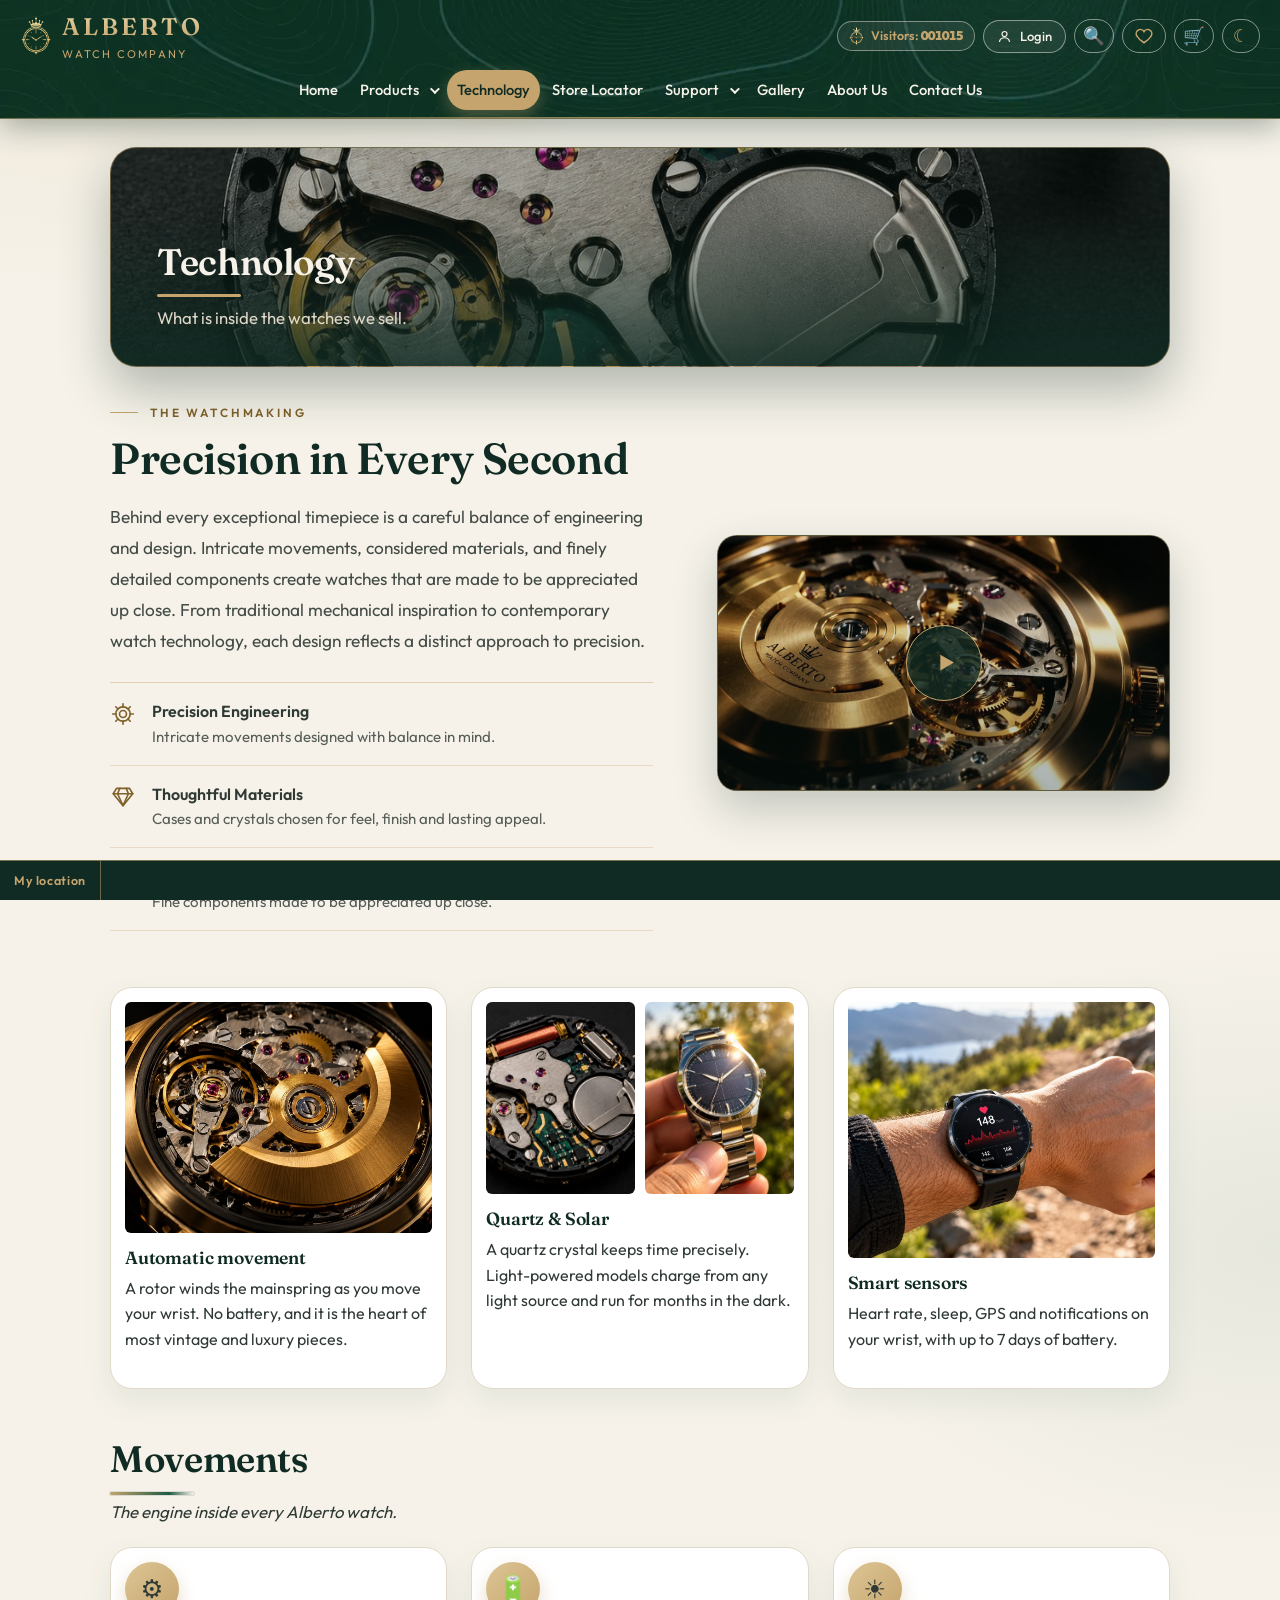
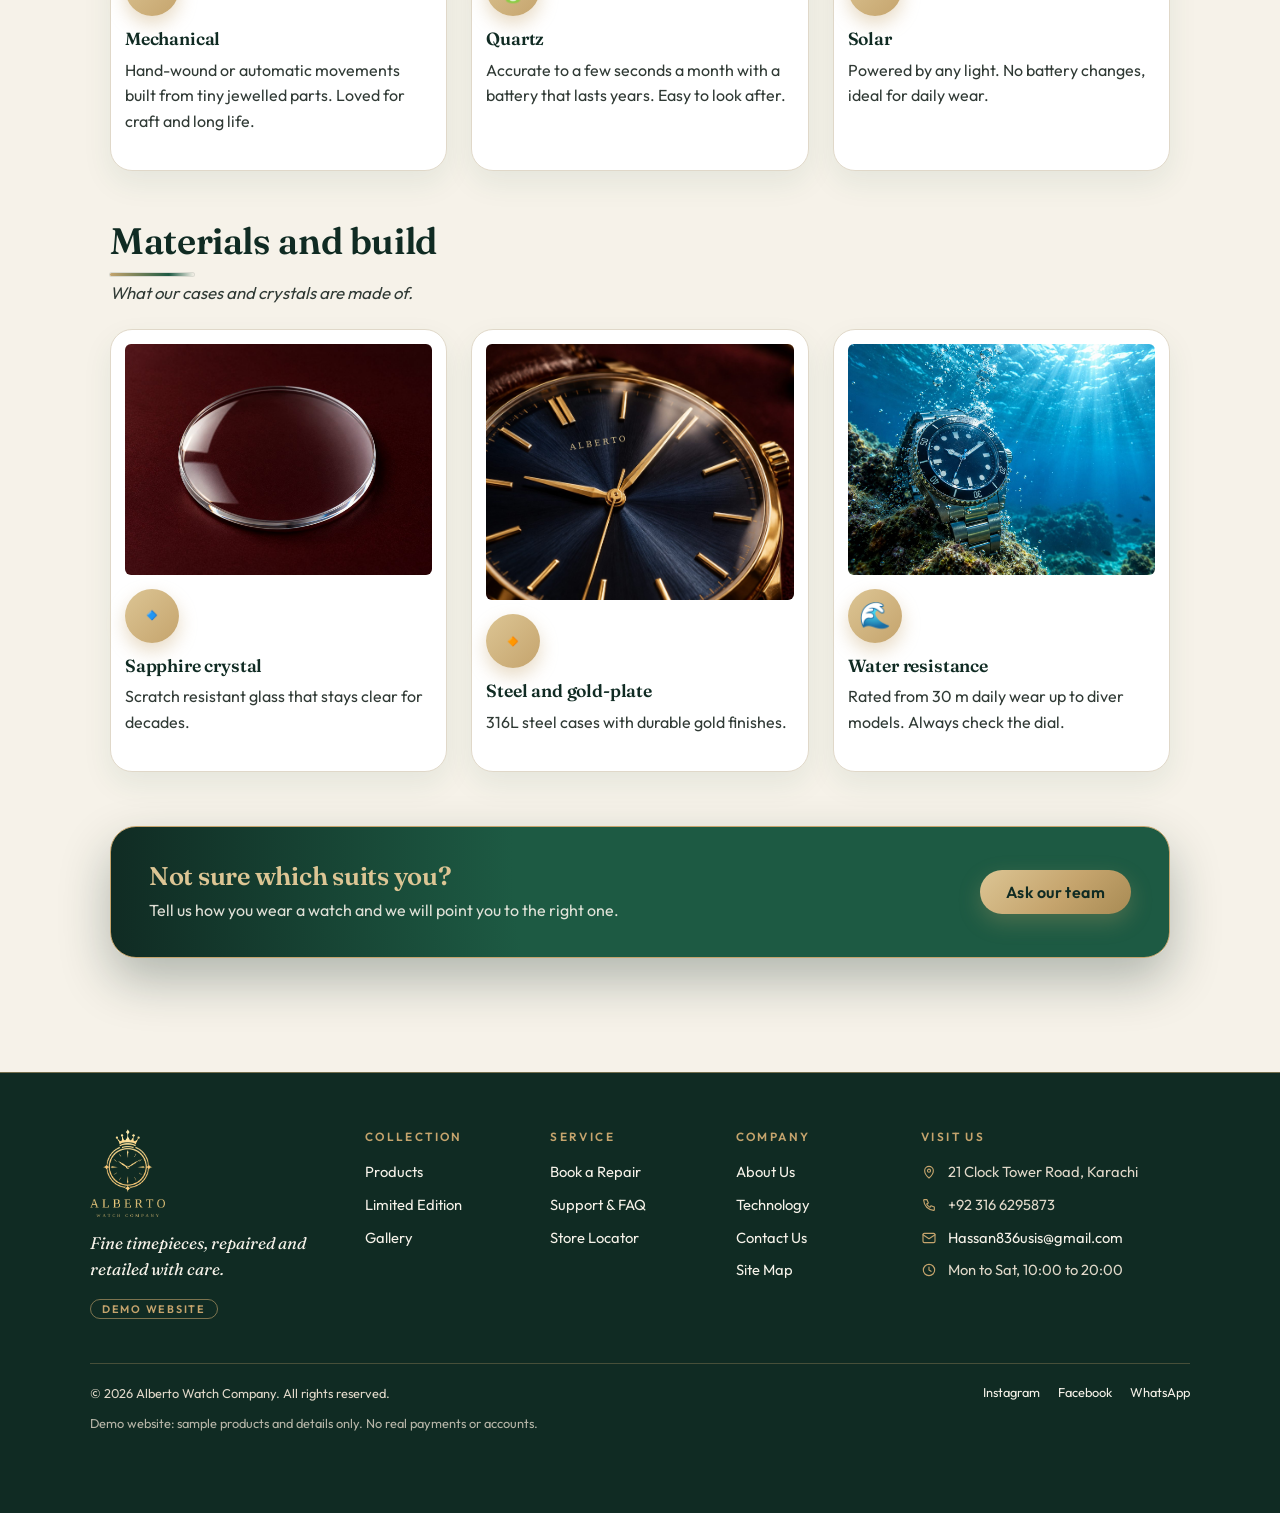
<file: pages/technology.html>
<!DOCTYPE html>
<html lang="en" data-root="../">
<head>
<meta charset="utf-8">
<meta name="viewport" content="width=device-width, initial-scale=1">
<title>Watch Technology &amp; Movements | Alberto Watch Company</title>
<meta name="description" content="Automatic, quartz, solar and smart movements explained.">
<meta name="theme-color" content="#102B23">
<link rel="canonical" href="https://www.albertowatch.example/pages/technology.html">
<meta property="og:type" content="website"><meta property="og:site_name" content="Alberto Watch Company">
<meta property="og:title" content="Watch Technology &amp; Movements | Alberto Watch Company"><meta property="og:description" content="Automatic, quartz, solar and smart movements explained.">
<meta property="og:image" content="https://www.albertowatch.example/images/e1.webp"><meta property="og:url" content="https://www.albertowatch.example/pages/technology.html">
<link rel="icon" href="../images/logo.png">
<link href="https://fonts.googleapis.com/css2?family=Fraunces:opsz,wght@9..144,400;9..144,600&family=Outfit:wght@300;400;500;600;700;800&display=swap" rel="stylesheet">
<link rel="stylesheet" href="../lib/bootstrap.min.css">
<link rel="stylesheet" href="../css/style.css">
</head>
<body data-page="technology">
<script>try{if(localStorage.getItem("alb_dark")==="1")document.body.classList.add("dark")}catch(e){}</script>
<main id="main" tabindex="-1">
<section class="page active" id="technology">
<h2 role="heading" aria-level="1">Technology</h2><p class="sub">What is inside the watches we sell.</p>
<div class="ed ed-rev ed-tech">
<div class="ed-txt">
<span class="ed-eyebrow">The Watchmaking</span>
<h3 class="ed-h">Precision in Every Second</h3>
<p>Behind every exceptional timepiece is a careful balance of engineering and design. Intricate movements, considered materials, and finely detailed components create watches that are made to be appreciated up close. From traditional mechanical inspiration to contemporary watch technology, each design reflects a distinct approach to precision.</p>
<ul class="ed-hl">
<li><svg viewBox="0 0 24 24" aria-hidden="true"><circle cx="12" cy="12" r="3.2"/><circle cx="12" cy="12" r="6.6"/><path d="M12 2.5v3M12 18.5v3M2.5 12h3M18.5 12h3M5.3 5.3l2.1 2.1M16.6 16.6l2.1 2.1M18.7 5.3l-2.1 2.1M7.4 16.6l-2.1 2.1"/></svg><div><b>Precision Engineering</b><span>Intricate movements designed with balance in mind.</span></div></li>
<li><svg viewBox="0 0 24 24" aria-hidden="true"><path d="M6 4h12l3 5-9 11L3 9z"/><path d="M3 9h18M9 4l-2 5 5 11 5-11-2-5"/></svg><div><b>Thoughtful Materials</b><span>Cases and crystals chosen for feel, finish and lasting appeal.</span></div></li>
<li><svg viewBox="0 0 24 24" aria-hidden="true"><circle cx="10.5" cy="10.5" r="6.5"/><path d="M15.5 15.5L21 21M8 10.5h5"/></svg><div><b>Crafted Details</b><span>Fine components made to be appreciated up close.</span></div></li>
</ul>
</div>
<figure class="ed-vid"><div class="vwrap"><video muted playsinline preload="none" width="1264" height="720" poster="../images/poster-watch-technology.webp" data-src="../videos/watch-technology.mp4" aria-label="Film: the inner workings of a mechanical watch movement">Your browser does not support HTML5 video.</video><button type="button" class="vplay" aria-label="Play film: the inner workings of a mechanical watch movement"><span aria-hidden="true"><svg viewBox="0 0 24 24"><path d="M7 4.5v15l13-7.5z"/></svg></span></button></div><noscript><a href="../videos/watch-technology.mp4">Watch the film (MP4)</a></noscript></figure>
</div>
<div class="row g-4">
<div class="col-md-6 col-lg-4"><div class="acard info h-100"><h3>Automatic movement</h3><p>A rotor winds the mainspring as you move your wrist. No battery, and it is the heart of most vintage and luxury pieces.</p></div></div>
<div class="col-md-6 col-lg-4"><div class="acard info h-100"><h3>Quartz &amp; Solar</h3><p>A quartz crystal keeps time precisely. Light-powered models charge from any light source and run for months in the dark.</p></div></div>
<div class="col-md-6 col-lg-4"><div class="acard info h-100"><h3>Smart sensors</h3><p>Heart rate, sleep, GPS and notifications on your wrist, with up to 7 days of battery.</p></div></div>
</div>
<div class="more"><h2 class="mt-5">Movements</h2><p class="sub">The engine inside every Alberto watch.</p><div class="row g-4"><div class="col-md-4"><div class="acard info h-100"><div class="em">⚙️</div><h3>Mechanical</h3><p>Hand-wound or automatic movements built from tiny jewelled parts. Loved for craft and long life.</p></div></div><div class="col-md-4"><div class="acard info h-100"><div class="em">🔋</div><h3>Quartz</h3><p>Accurate to a few seconds a month with a battery that lasts years. Easy to look after.</p></div></div><div class="col-md-4"><div class="acard info h-100"><div class="em">☀️</div><h3>Solar</h3><p>Powered by any light. No battery changes, ideal for daily wear.</p></div></div></div><h2 class="mt-5">Materials and build</h2><p class="sub">What our cases and crystals are made of.</p><div class="row g-4"><div class="col-md-4"><div class="acard info h-100"><div class="em">🔹</div><h3>Sapphire crystal</h3><p>Scratch resistant glass that stays clear for decades.</p></div></div><div class="col-md-4"><div class="acard info h-100"><div class="em">🔸</div><h3>Steel and gold-plate</h3><p>316L steel cases with durable gold finishes.</p></div></div><div class="col-md-4"><div class="acard info h-100"><div class="em">🌊</div><h3>Water resistance</h3><p>Rated from 30 m daily wear up to diver models. Always check the dial.</p></div></div></div><div class="ctaband"><div><h3>Not sure which suits you?</h3><p>Tell us how you wear a watch and we will point you to the right one.</p></div><a class="abtn" data-p="contact" href="contact.html">Ask our team</a></div></div></section>
</main>
<script src="../lib/jquery.min.js"></script>
<script src="../lib/bootstrap.bundle.min.js"></script>
<script src="../data/products.js"></script>
<script src="../js/app.js"></script>
<script src="../js/video-on-demand.js" defer></script>
</body>
</html>
</file>
<file: css/style.css>
*{box-sizing:border-box;margin:0}
body{background:var(--bg);line-height:1.6}
h1,h2,h3,.logo b{font-family:Marcellus,Georgia,serif;font-weight:400}
a{color:inherit}
header{color:var(--cream);position:sticky;top:0;z-index:20}
.logo{display:flex;align-items:center;gap:10px;cursor:pointer;text-decoration:none}
.logo b{font-size:1.5rem;letter-spacing:.12em}
.logo small{display:block;font-size:.7rem;color:var(--brass2);letter-spacing:.2em}
.visits{border:1px solid var(--brass);white-space:nowrap}
.visits span{color:var(--brass2);font-weight:600;font-variant-numeric:tabular-nums}
#burger{cursor:pointer}
nav{display:flex;gap:2px}
nav a{text-decoration:none}
nav a:active,nav a.on{background:var(--brass);color:#fff}
a:focus-visible,button:focus-visible{outline:3px solid var(--brass2);outline-offset:2px}
main{max-width:1100px;margin:0 auto;padding:28px 20px}
.page{display:none}
.page.active{display:block}
@keyframes fade{from{opacity:0}to{opacity:1}}
.sub{color:var(--steel);margin-bottom:22px;max-width:62ch}
.abtn{cursor:pointer;font:600 1rem "Source Sans 3",sans-serif;text-decoration:none;display:inline-block}
.abtn.ghost{margin-left:8px}
.acard{text-align:center}
.acard svg{height:150px;width:auto;margin-bottom:8px}
.acard h3{font-size:1.1rem}
.watch{position:relative;cursor:pointer}
.watch:hover{border-color:var(--brass)}
.info{text-align:left}
.info svg{height:auto}
.tabs{display:flex;gap:8px;flex-wrap:wrap;margin-bottom:20px}
.tabs button{cursor:pointer;font:600 .95rem "Source Sans 3",sans-serif;transition:all .3s}
.tblwrap{overflow-x:auto;margin-top:34px}
table{width:100%;border-collapse:collapse;background:#fff;min-width:480px}
th,td{padding:10px 14px;text-align:left;border-bottom:1px solid var(--line)}
th{font-weight:600}
td:last-child,th:last-child{text-align:right}
input,textarea{width:100%;padding:10px;border:1px solid var(--line);border-radius:4px;font:inherit;margin-bottom:12px}
ul.map{columns:2;padding-left:20px}
ul.map li{margin-bottom:6px}
#ticker{position:fixed;bottom:0;left:0;right:0;height:40px;overflow:hidden;z-index:20;display:flex}
#tick{white-space:nowrap;display:inline-block;padding-left:100%;animation:scroll 28s linear infinite}
@keyframes scroll{to{transform:translateX(-100%)}}
@media(max-width:860px){
  ul.map{columns:1}
}
.stats{display:grid;grid-template-columns:repeat(auto-fit,minmax(160px,1fr));gap:16px;margin:38px 0;text-align:center;color:var(--cream);padding:28px 10px}
.stats b{display:block;font:2.6rem Marcellus,Georgia,serif}
.quote{font-style:italic;margin-bottom:8px}
.bar{display:flex;gap:10px;flex-wrap:wrap;margin-bottom:16px}
.bar input{flex:1;min-width:200px;margin:0}
.bar select{padding:10px;border:1px solid var(--line);border-radius:4px;font:inherit}
.tg{background:none;border:1px solid var(--brass);padding:2px 10px;cursor:pointer;font-size:1.1rem}
.watch svg{transition:transform .5s}
.watch:hover svg{transform:rotate(-6deg) scale(1.07)}
.dark table{background:var(--card)}
.dark .abtn:not(.ghost){background:var(--brass)}
.dark .tabs button{background:var(--card);color:var(--cream);border-color:var(--brass)}
.dark .tabs button.on{background:var(--brass)}
.dark input,.dark textarea,.dark select{background:var(--card);color:var(--cream)}
.acard img{width:100%;height:auto;aspect-ratio:1/1;object-fit:cover;border-radius:6px;margin-bottom:10px;display:block}
.logo img{display:block}
.bdg{position:absolute;border-radius:20px}
.bar select{max-width:100%}
h1,h2,h3,.logo b,.stats b{font-family:Fraunces,Georgia,serif;font-weight:600}
.abtn,.tabs button,.bar select,input,textarea{font-family:Outfit,system-ui,sans-serif}
header{box-shadow:0 8px 28px rgba(var(--ink-rgb),.35)}
.visits{border-color:rgba(var(--cream-rgb),.45);border-radius:30px;background:rgba(var(--cream-rgb),.07)}
nav a{border-radius:30px;font-weight:500;color:var(--cream)}
nav a:hover{background:rgba(var(--cream-rgb),.16);color:var(--lime)}
nav a.on,nav a:active{background:var(--lime);color:var(--ink);box-shadow:none}
.tg{border-color:rgba(var(--cream-rgb),.5);color:var(--lime);border-radius:30px}
h2{margin-bottom:4px}
h2::after{content:"";display:block;margin-top:10px;box-shadow:0 0 0 1px rgba(var(--ink-rgb),.12)}
.sub{font-size:1.05rem}
.abtn{border-radius:30px;padding:12px 28px}
.abtn:hover{background:var(--lime);color:var(--ink)}
@keyframes up{to{opacity:1;transform:none}}
.svc{text-align:left}
.svc .ico{width:58px;height:58px;border-radius:18px;display:grid;place-items:center;font-size:1.6rem;margin-bottom:12px}
.stats{border-radius:28px}
.acard{border:0;border-radius:22px;padding:14px 14px 20px;box-shadow:var(--sh);background:var(--card)}
.page.active .acard{animation:up .6s both}
.page.active .acard:nth-child(3n+2){animation-delay:.08s}
.page.active .acard:nth-child(3n){animation-delay:.16s}
.watch{text-align:left;overflow:hidden;transition:transform .35s,box-shadow .35s}
.watch:hover{transform:translateY(-8px);box-shadow:var(--sh2)}
.ph{position:relative;overflow:hidden;margin-bottom:14px}
.ph img,.ph svg{display:block;width:100%;height:auto;aspect-ratio:1/1;object-fit:cover;transition:transform .7s}
.watch:hover .ph img,.watch:hover .ph svg{transform:scale(1.07) rotate(0)}
.ph::after{content:"View details \2192";position:absolute;left:12px;right:12px;bottom:12px;background:var(--lime);color:var(--ink);font-weight:600;font-size:.9rem;text-align:center;padding:9px;border-radius:30px;opacity:0;transform:translateY(12px);transition:all .3s}
.watch:hover .ph::after,.watch:focus-visible .ph::after{opacity:1;transform:none}
@media(hover:none){
  .ph::after{opacity:1;transform:none;padding:6px;font-size:.8rem}
}
.br{display:block;font-size:.72rem;letter-spacing:.14em;text-transform:uppercase;color:var(--steel);margin-bottom:2px}
.watch h3{line-height:1.25}
.pr{color:var(--brass);font-weight:600;font-size:1.12rem;margin:6px 0 0}
.dark .pr{color:var(--lime)}
.bdg{top:12px;left:12px;text-transform:uppercase;letter-spacing:.08em;font-size:.65rem;font-weight:700;padding:4px 11px;z-index:2;box-shadow:0 4px 10px rgba(var(--ink-rgb),.25)}
.tabs button{background:var(--card);color:inherit;padding:9px 20px;box-shadow:var(--sh)}
.tabs button:hover{background:var(--lime);color:var(--ink)}
.tabs button.on{border-color:var(--ink)}
.bar input,.bar select,input,textarea{border-radius:16px;border:1px solid var(--line);background:var(--card);color:inherit;box-shadow:var(--sh)}
input:focus,textarea:focus,select:focus{outline:2px solid var(--lime);outline-offset:1px}
.tblwrap{border-radius:20px;box-shadow:var(--sh);background:var(--card)}
th{background:var(--ink);color:var(--lime)}
table tr:nth-child(even) td{background:rgba(var(--cream-rgb),.12)}
table tbody tr:hover td{background:rgba(var(--cream-rgb),.4)}
#ticker{background:var(--ink);color:var(--lime)}
.logo{order:1}
nav{order:2;flex:1;justify-content:center;flex-wrap:nowrap}
.visits{order:3}
.tg{order:4}
nav a{padding:8px 12px;font-size:.95rem;white-space:nowrap}
.visits{font-size:.8rem;padding:4px 12px}
.tcard{background:var(--card);border-radius:18px;padding:16px 18px;box-shadow:var(--sh);font-size:.92rem;color:var(--steel);border:1px solid var(--beige)}
.tcard b{display:block;font:600 1.35rem Fraunces,Georgia,serif;color:var(--ink)}
.dark .tcard b{color:var(--lime)}
.watch{border:1px solid rgba(var(--ink-rgb),.06)}
.ph img{margin:0;border-radius:0}
body{padding-bottom:0}
.pr{font-family:Fraunces,Georgia,serif}
#totop{position:fixed;right:18px;bottom:58px;width:44px;height:44px;border-radius:50%;border:0;font-size:1.3rem;cursor:pointer;opacity:0;pointer-events:none;transform:translateY(10px);transition:all .3s;z-index:30}
#totop.show{opacity:1;pointer-events:auto;transform:none}
.ph{background:radial-gradient(circle at 50% 42%,hsl(var(--h,158) var(--s,26%) 94%),hsl(var(--h,158) var(--s,26%) 84%));transition:background .4s}
.ph img{background:none;filter:drop-shadow(0 12px 14px rgba(var(--ink-rgb),.26));transition:transform .7s,filter .5s}
.watch:hover .ph{background:radial-gradient(circle at 50% 42%,hsl(var(--h,158) var(--s,26%) 91%),hsl(var(--h,158) var(--s,26%) 78%))}
.dark .ph{background:radial-gradient(circle at 50% 42%,hsl(var(--h,158) calc(var(--s,26%) + 6%) 27%),hsl(var(--h,158) calc(var(--s,26%) + 6%) 15%))}
.dark .ph img{filter:drop-shadow(0 12px 16px rgba(0,0,0,.55))}
.dark .watch:hover .ph{background:radial-gradient(circle at 50% 42%,hsl(var(--h,158) calc(var(--s,26%) + 6%) 32%),hsl(var(--h,158) calc(var(--s,26%) + 6%) 19%))}
.mph{align-self:start}
.mph::after{display:none}
@media(max-width:860px){
  .mph{max-width:260px;margin:auto}
}
#nav.collapse:not(.show){display:none}
@media(min-width:1200px){
  #burger{display:none!important}
}
@media(max-width:1199.98px){
  header{flex-wrap:wrap}
  .logo{margin-right:auto}
  .visits{order:2}
  .tg{order:3}
  #burger{order:4}
  #nav{order:5;width:100%;flex-direction:column;align-items:stretch;flex:0 0 100%}
  #nav.show{display:flex}
}
body{min-height:100vh;display:flex;flex-direction:column}
main{flex:1 0 auto;width:100%}
.visits{display:flex;align-items:center;gap:8px}
.visits img{height:22px;width:auto}
.page.active{animation:none}
.page.active .row>div:nth-child(3n+2) .acard{animation-delay:.08s}
.page.active .row>div:nth-child(3n) .acard{animation-delay:.16s}
.modal-content{border:0;border-radius:26px;box-shadow:0 30px 80px rgba(var(--ink-rgb),.5);background:var(--card);color:var(--ink)}
.modal-content .btn-close{position:absolute;top:16px;right:16px;z-index:5}
.modal-body h2{margin-bottom:6px}
.pdl{display:grid;grid-template-columns:auto 1fr;gap:4px 14px;margin:12px 0 18px}
.pdl dt{color:var(--steel);font-weight:400}
.pdl dd{margin:0}
.mph{max-width:300px;margin:auto}
.mph img{width:100%;height:auto}
.dark .modal-content{color:var(--cream)}
.dark .modal-content .btn-close{filter:invert(1) grayscale(1) brightness(2)}
#lb .modal-content{background:var(--ink);overflow:hidden}
#lbc .carousel-item img{max-height:82vh;object-fit:contain;background:var(--ink)}
#lb .carousel-caption{background:linear-gradient(transparent,rgba(var(--ink-rgb),.85));left:0;right:0;bottom:0;padding:40px 20px 18px}
.gtile{position:relative;margin:0;box-shadow:var(--sh);cursor:pointer;aspect-ratio:4/3;background:var(--card)}
.gtile img{width:100%;height:100%;object-fit:cover;transition:transform .7s}
.gtile:hover img{transform:scale(1.06)}
.gtile figcaption{position:absolute;left:0;right:0;bottom:0;padding:34px 18px 16px;color:#fff;background:linear-gradient(transparent,rgba(var(--ink-rgb),.85));display:flex;flex-direction:column;pointer-events:none}
.gtile figcaption b{font:600 1.15rem Fraunces,Georgia,serif}
.gtile figcaption span{font-size:.88rem;opacity:.92}
.accordion{--bs-accordion-bg:var(--card);--bs-accordion-color:var(--ink);--bs-accordion-border-color:transparent;--bs-accordion-btn-color:var(--ink);--bs-accordion-btn-bg:var(--card);--bs-accordion-active-color:var(--ink);--bs-accordion-btn-focus-box-shadow:0 0 0 3px rgba(var(--ink-rgb),.2)}
.accordion-item{margin-bottom:12px;box-shadow:var(--sh)}
.accordion-button{font-weight:600}
.dark .accordion{--bs-accordion-color:var(--cream);--bs-accordion-btn-color:var(--cream)}
.dark .accordion-button::after{filter:invert(1)}
.dark .accordion-button:not(.collapsed)::after{filter:none}
.form-control{border-radius:14px;border:1px solid var(--line);padding:11px 14px;background:var(--card);color:inherit}
.form-control:focus{border-color:var(--brass);box-shadow:0 0 0 3px rgba(var(--cream-rgb),.5);background:var(--card);color:inherit}
.was-validated .form-control:invalid~.invalid-feedback,#cf.was-validated .invalid-feedback{display:block}
.toast-container{margin-bottom:46px}
.toast{border:0;border-radius:16px;background:var(--ink);color:var(--lime)}
:root{--emerald:#102B23;--gold:#C5A46D;--ivory:#F6F2E9;--forest:#1D5A43;--white:#FFFFFF;--charcoal:#303A35;--beige:#E0D8C9;--gold-dk:#7F6129;--ink:var(--emerald);--ink-rgb:16,43,35;--brass:var(--forest);--brass-rgb:29,90,67;--deep1:#1D5A43;--deep2:#143428;--deep3:#17382D;--deep4:#1D5A43;--cream:var(--ivory);--cream-rgb:246,242,233;--brass2:var(--gold);--lime:var(--gold);--gold-rgb:197,164,109;--steel:var(--charcoal);--text:var(--charcoal);--head:var(--emerald);--bg:var(--ivory);--card:var(--white);--line:var(--beige);--sh:0 10px 34px rgba(var(--ink-rgb),.10);--sh2:0 22px 50px rgba(var(--ink-rgb),.22);--topo:url(../images/topo.webp)}
.dark{--bg:var(--ink);--card:var(--deep1);--line:rgba(var(--cream-rgb),.18);--steel:var(--beige);--text:var(--ivory);--head:var(--ivory);color:var(--cream)}
.dark h2::after{background:var(--lime)}
.svc .ico{background:rgba(var(--brass-rgb),.12)}
.dark .svc .ico{background:rgba(var(--cream-rgb),.1)}
input:focus,textarea:focus,select:focus{outline-color:var(--brass)}
.dark input:focus,.dark textarea:focus,.dark select:focus{outline-color:var(--lime)}
.accordion{--bs-accordion-active-bg:rgba(var(--brass-rgb),.14)}
.dark .accordion{--bs-accordion-active-bg:rgba(var(--cream-rgb),.14);--bs-accordion-active-color:var(--cream)}
.stats{background:var(--ink) var(--topo) center/cover}
.hz{--or:var(--brass);position:relative;margin:-28px 0 36px;padding:clamp(22px,3.6vw,52px) 0;background:var(--bg);box-shadow:0 0 0 100vmax var(--bg);clip-path:inset(0 -100vmax)}
.hx{--or:#C5A46D;--noise:url("data:image/svg+xml,%3Csvg xmlns='http://www.w3.org/2000/svg' width='240' height='240'%3E%3Cfilter id='n'%3E%3CfeTurbulence type='fractalNoise' baseFrequency='.85' numOctaves='3' stitchTiles='stitch'/%3E%3CfeColorMatrix values='0 0 0 0 1 0 0 0 0 1 0 0 0 0 1 0 0 0 .26 -.075'/%3E%3C/filter%3E%3Crect width='100%25' height='100%25' filter='url(%23n)'/%3E%3C/svg%3E");position:relative;isolation:isolate;width:100%;max-width:1060px;margin:0 auto;color:#fff;font-family:Outfit,system-ui,sans-serif}
.hx button{font-family:inherit}
.hx-pl{background:var(--noise),radial-gradient(90% 80% at 60% 62%,var(--deep1) 0,var(--deep2) 58%,var(--ink) 100%)}
.hx-pr{background:var(--noise),radial-gradient(85% 90% at 25% 70%,var(--deep4) 0,var(--deep3) 52%,var(--ink) 100%)}
.hx-pe{background:radial-gradient(circle at 50% 30%,#DCC594,#C5A46D 70%)}
.hx-or{background:radial-gradient(circle at 38% 28%,#22805e,var(--brass) 70%)}
.hx-pe,.hx-or{position:absolute;left:50%;top:50%;border-radius:50%;transform:translate(-50%,-50%)}
.hx-stage img{position:relative;z-index:2;width:100%;height:100%;object-fit:contain;filter:drop-shadow(0 1.5vw 1.6vw rgba(0,0,0,.5))}
.hx-idx{list-style:none;margin:0;padding:0;display:flex;flex-direction:column}
.hx-idx button{background:none;border:0;padding:0;color:#E0D8C9;cursor:pointer;position:relative;text-align:left;transition:color .3s}
.hx-idx button:hover{color:#fff}
.hx-idx button.on{color:#fff}
.hx-idx button.on::after{content:"";position:absolute;top:50%;background:var(--or)}
.hx-label{font-weight:500;letter-spacing:.3em;text-transform:uppercase;color:rgba(255,255,255,.82);white-space:nowrap}
.hx-bar{background:var(--or)}
.hx h1{margin:0;color:#fff}
.hx h1 .l{display:block}
.hx p{color:var(--cream);margin:0}
.hx-btn{display:inline-block;background:#C5A46D;color:var(--ink);border:0;font-weight:500;cursor:pointer;transition:background .25s,transform .25s}
.hx-btn:hover{background:var(--cream);transform:translateY(-2px)}
@media(min-width:992px){
  .hx{container-type:inline-size;aspect-ratio:2/1}
  .hx-pl,.hx-pr{position:absolute;top:0;bottom:0;z-index:0;box-shadow:0 1cqw 3.6cqw rgba(var(--ink-rgb),.6),0 0 .6cqw rgba(var(--ink-rgb),.35)}
  .hx-pl{left:0;width:31.9cqw;border-radius:1.2cqw 11cqw 11cqw 1.2cqw/1.2cqw 14.7cqw 14.7cqw 1.2cqw}
  .hx-pr{left:39.7cqw;right:0;border-radius:12cqw 1.2cqw 1.2cqw 12cqw/14.7cqw 1.2cqw 1.2cqw 14.7cqw}
  .hx-idx{position:absolute;left:1.6cqw;top:18.9cqw;z-index:4;gap:.3cqw}
  .hx-idx button{font:500 2.2cqw/1 Outfit,sans-serif;letter-spacing:.02em}
  .hx-idx button.on{font:700 5.2cqw/1 Outfit,sans-serif;margin-bottom:.25cqw}
  .hx-idx button.on::after{left:-1.6cqw;right:-.9cqw;height:max(2px,.5cqw);margin-top:max(-1px,-.25cqw)}
  .hx-stage{position:absolute;left:35.8cqw;top:50%;width:32cqw;height:32cqw;transform:translate(-50%,-50%);display:grid;place-items:center;z-index:3}
  .hx-pe{width:28cqw;height:28cqw;box-shadow:0 1.4cqw 3.4cqw rgba(var(--ink-rgb),.4)}
  .hx-or{width:22cqw;height:22cqw}
  .hx-stage img{filter:drop-shadow(0 1.5cqw 1.6cqw rgba(0,0,0,.5))}
  .hx-label{position:absolute;z-index:4;left:53.65cqw;bottom:25.2cqw;writing-mode:vertical-rl;transform:rotate(180deg);font-size:1.4cqw;line-height:1}
  .hx-bar{position:absolute;z-index:4;left:54.1cqw;top:26.3cqw;width:max(2px,.5cqw);height:12.2cqw}
  .hx-copy{position:absolute;z-index:4;left:57.7cqw;top:13cqw;width:33cqw}
  .hx h1{font-size:4.3cqw;line-height:1.04;margin-bottom:2.1cqw}
  .hx p{font-size:1.6cqw;line-height:1.4;max-width:27cqw;margin-bottom:2.4cqw}
  .hx-btn{padding:.95cqw 1.8cqw;font-size:1.35cqw;line-height:1.2;border-radius:.3cqw}
}
@media(max-width:991.98px){
  .hz{padding:16px 0 22px;margin-bottom:26px}
  .hx{display:flex;flex-direction:column;max-width:640px;padding:14px 18px 30px;border-radius:22px;background:var(--noise),radial-gradient(100% 70% at 50% 32%,var(--deep3) 0,var(--deep2) 60%,var(--ink) 100%);box-shadow:0 14px 34px rgba(var(--ink-rgb),.55)}
  .hx-pl,.hx-pr,.hx-bar{display:none}
  .hx-stage{order:2;position:relative;width:100%;max-width:340px;aspect-ratio:1;margin:12px auto 0;display:grid;place-items:center}
  .hx-pe{width:80%;height:80%;box-shadow:0 14px 30px rgba(0,0,0,.35)}
  .hx-or{width:64%;height:64%}
  .hx-idx{order:3;flex-direction:row;justify-content:center;align-items:center;gap:22px;margin:6px 0 18px}
  .hx-idx button{font:500 1.1rem/1 Outfit,sans-serif;min-width:34px;min-height:34px;text-align:center}
  .hx-idx button.on{font:600 1.9rem/1 Outfit,sans-serif}
  .hx-idx button.on::after{left:-8px;right:-8px;height:3px;margin-top:-1px}
  .hx-label{order:4;align-self:flex-start;font-size:.78rem;border-bottom:3px solid var(--or);padding-bottom:7px;margin-bottom:12px}
  .hx-copy{order:5}
  .hx h1{font-size:clamp(2rem,8vw,2.7rem);line-height:1.06;margin-bottom:12px}
  .hx p{font-size:1.02rem;line-height:1.55;max-width:46ch;margin-bottom:18px}
  .hx-btn{padding:12px 22px;font-size:1rem;border-radius:4px}
}
html{scroll-behavior:smooth}
body{font-family:Outfit,system-ui,sans-serif;-webkit-font-smoothing:antialiased;color:var(--text)}
h1,h2,h3{color:var(--head)}
header,.stats,.ctaband,.hx,.pban,.pfig,.gtile,footer.ft,#lb,.lg-card,#lampStage,.dd-menu,.toast,.skip-link{--head:var(--ivory)}
.stp,.acard,.svc,.tcard,.watch,.modal-content,.offcanvas,.accordion{color:var(--text)}
.dark .stp,.dark .acard,.dark .svc,.dark .tcard,.dark .watch,.dark .modal-content,.dark .offcanvas,.dark .accordion{color:var(--cream)}
h1,h2,h3{font-family:Fraunces,Georgia,serif;letter-spacing:-.01em}
:focus-visible{outline:2px solid #C5A46D;outline-offset:3px;border-radius:6px}
.dark body,body.dark{background:radial-gradient(1100px 600px at 80% -10%,var(--deep3) 0,var(--ink) 60%) fixed}
.watch,.gtile{border:1px solid var(--beige);transition:transform .35s cubic-bezier(.2,.7,.2,1),box-shadow .35s,border-color .35s}
.watch:hover,.gtile:hover{transform:translateY(-6px);border-color:#C5A46D;box-shadow:0 22px 46px rgba(var(--ink-rgb),.35),0 0 0 1px rgba(197,164,109,.45)}
.abtn{background:linear-gradient(135deg,#DCC594,#C5A46D 55%,#A88B54);color:var(--ink)!important;border:0;font-weight:600;letter-spacing:.03em;box-shadow:0 8px 22px rgba(197,164,109,.28);transition:transform .25s,box-shadow .25s,filter .25s}
.abtn:hover{transform:translateY(-2px);filter:brightness(1.06);box-shadow:0 12px 28px rgba(197,164,109,.4)}
.abtn.ghost{background:transparent;color:#C5A46D!important;border:1px solid #C5A46D;box-shadow:none}
.abtn.ghost:hover{background:#C5A46D;color:var(--ink)!important}
nav a{transition:background .25s,color .25s}
nav a:hover:not(.on){background:var(--forest);color:var(--ivory)}
.form-control,.form-select{border-color:var(--beige)}
.form-control:focus,.form-select:focus{border-color:#C5A46D;box-shadow:0 0 0 .22rem rgba(197,164,109,.25)}
::selection{background:var(--brass);color:var(--cream)}
::-webkit-scrollbar{width:10px}
::-webkit-scrollbar-thumb{background:var(--brass);border-radius:8px}
::-webkit-scrollbar-track{background:var(--ink)}
@media(prefers-reduced-motion:reduce){
  *{transition:none!important;animation:none!important;scroll-behavior:auto!important}
}
body:not(.dark){background:radial-gradient(900px 500px at 8% 0,rgba(197,164,109,.12),transparent 60%),radial-gradient(800px 520px at 100% 40%,rgba(var(--brass-rgb),.07),transparent 60%),var(--cream)}
header{backdrop-filter:blur(10px);border-bottom:1px solid rgba(197,164,109,.55)}
h2{font-size:clamp(1.7rem,3vw,2.3rem)}
h2::after{width:84px!important;height:3px!important;border-radius:3px;background:linear-gradient(90deg,#C5A46D,var(--brass) 70%,transparent)!important}
.sub{font-style:italic;opacity:.85}
.acard,.svc,.tcard,.watch{border-radius:22px}
body:not(.dark) .acard,body:not(.dark) .svc,body:not(.dark) .tcard,body:not(.dark) .watch{background:#FFFFFF;border:1px solid var(--beige);box-shadow:0 12px 30px rgba(var(--brass-rgb),.08)}
.svc .ico,.acard .ico{background:linear-gradient(135deg,#DCC594,#C5A46D)!important;box-shadow:0 8px 18px rgba(197,164,109,.45);border-radius:50%!important}
.stats{border:1px solid rgba(197,164,109,.55);box-shadow:inset 0 0 0 5px rgba(var(--ink-rgb),.9),inset 0 0 0 6px rgba(197,164,109,.45),0 18px 40px rgba(var(--ink-rgb),.25)}
.stats b{background:linear-gradient(180deg,#E6D3A6,#C5A46D);-webkit-background-clip:text;background-clip:text;color:transparent!important;font-size:clamp(2rem,4vw,2.8rem)}
.watch .pr,.pr{font-family:Fraunces,Georgia,serif;font-weight:700;color:var(--brass)}
.dark .watch .pr,.dark .pr{color:#DCC594}
.watch h3{font-size:1.12rem}
.ph{border-radius:18px}
.bdg{background:linear-gradient(135deg,var(--brass),var(--deep1))!important;color:var(--cream)!important;border:1px solid rgba(197,164,109,.6)}
.tabs button{border-radius:999px;border:1px solid rgba(197,164,109,.55)}
.tabs button.on{background:linear-gradient(135deg,var(--brass),var(--deep1))!important;color:var(--cream)!important;box-shadow:0 8px 18px rgba(var(--brass-rgb),.3)}
.abtn,.hx-btn{border-radius:999px;padding-inline:1.6rem}
#totop{background:linear-gradient(135deg,#DCC594,#C5A46D);color:var(--ink);box-shadow:0 10px 24px rgba(var(--ink-rgb),.35)}
.accordion-item{border-radius:16px!important;overflow:hidden;border:1px solid var(--beige)}
.gtile{border-radius:20px;overflow:hidden}
.hx h1{font-family:Fraunces,Georgia,serif;font-weight:400;letter-spacing:-.01em}
.hx h1 b{font-weight:600;color:#DCC594}
.hx p{font-style:italic;font-family:Fraunces,Georgia,serif}
.hx h1,.hx p,.hx-btn{animation:alRise .9s cubic-bezier(.2,.7,.2,1) both}
.hx p{animation-delay:.15s}
.hx-btn{animation-delay:.3s}
@keyframes alRise{from{opacity:0;transform:translateY(18px)}to{opacity:1;transform:none}}
.acard:has(> .quote){font-family:Fraunces,Georgia,serif}
.acard:has(> .quote) > b{display:block;margin-top:.6rem;font-family:Outfit,sans-serif;font-style:normal;color:var(--brass);letter-spacing:.04em}
.abtn,.hx-btn{position:relative;overflow:hidden}
.abtn::after,.hx-btn::after{content:"";position:absolute;top:0;left:-70%;width:45%;height:100%;background:linear-gradient(100deg,transparent,rgba(255,255,255,.55),transparent);transform:skewX(-20deg);transition:left .6s}
.abtn:hover::after,.hx-btn:hover::after{left:130%}
#ticker{border-top:1px solid rgba(197,164,109,.6);letter-spacing:.06em}
.watch .ph::after{border-radius:18px}
nav a.on{box-shadow:0 6px 16px rgba(197,164,109,.35)}
hr{border-color:rgba(197,164,109,.35)!important}
section+section::before,.page.active>h2:first-child{position:relative}
@media(prefers-reduced-motion:reduce){
  .hx h1,.hx p,.hx-btn{animation:none!important}
}
.rvjs .rv{opacity:0;transform:translateY(28px);transition:opacity .8s cubic-bezier(.2,.7,.2,1) var(--d,0ms),transform .8s cubic-bezier(.2,.7,.2,1) var(--d,0ms)}
.rvjs .rv.in{opacity:1;transform:none}
.rvjs .watch.rv.in,.rvjs .acard.rv.in,.rvjs .gtile.rv.in{transition:transform .35s,box-shadow .35s,border-color .35s}
#sprog{position:fixed;top:0;left:0;height:3px;width:0;background:linear-gradient(90deg,#C5A46D,var(--brass));z-index:2000}
.more{padding-bottom:20px}
.em{width:54px;height:54px;border-radius:50%;display:grid;place-items:center;font-size:1.6rem;margin-bottom:12px;background:linear-gradient(135deg,#DCC594,#C5A46D);box-shadow:0 8px 18px rgba(197,164,109,.4)}
.steps{display:grid;grid-template-columns:repeat(auto-fit,minmax(230px,1fr));gap:18px;counter-reset:s}
.stp{display:flex;gap:14px;padding:20px;border-radius:22px;border:1px solid var(--beige);background:#FFFFFF;color:var(--ink);box-shadow:0 12px 30px rgba(var(--brass-rgb),.08)}
.dark .stp{background:var(--deep1);color:var(--cream)}
.stp span{flex:none;width:40px;height:40px;border-radius:50%;display:grid;place-items:center;font:700 1.1rem Fraunces,Georgia,serif;background:var(--brass);color:#DCC594;border:2px solid #C5A46D}
.stp h3{font-size:1.05rem;margin:0 0 4px}
.stp p{margin:0;font-size:.92rem;opacity:.85}
.ctaband{display:flex;flex-wrap:wrap;gap:18px;align-items:center;justify-content:space-between;margin:54px 0 10px;padding:34px 38px;border-radius:26px;background:radial-gradient(circle at 85% 20%,var(--brass),var(--deep1) 55%,var(--ink));color:var(--cream);border:1px solid #C5A46D;box-shadow:0 22px 50px rgba(var(--ink-rgb),.3)}
.ctaband h3{font-size:1.6rem;margin:0 0 6px;color:#DCC594}
.ctaband p{margin:0;opacity:.9}
.ph::after,.watch:hover .ph::after,.watch:focus-visible .ph::after{display:none!important;content:none!important}
.watch .abtn{display:block!important;width:calc(100% - 4px);margin:12px 2px 2px;padding:9px 14px;text-align:center;font-size:.9rem}
.watch{padding-bottom:14px}
#burger{width:44px;height:44px;border-radius:12px;border:1px solid #C5A46D!important;background:rgba(197,164,109,.12)!important;color:#DCC594!important;font-size:1.3rem;line-height:1;padding:0;display:grid;place-items:center}
#lampStage{--u:calc(var(--h) / 790);--lvl:1;--lit:1;--rim:1;--glow:1;--wall:1;--cone:1}
#lampStage .wall{position:absolute;inset:0;pointer-events:none;background:radial-gradient(60% 50% at var(--lamp-x) 38%, rgba(197, 164, 109, .08), transparent 70%)}
#lampStage .scene{position:absolute;left:var(--lamp-x);width:calc(440 * var(--u));height:var(--h);transform:translateX(-50%)}
#lampStage .lamp{position:absolute;inset:0;width:100%;height:100%;display:block;overflow:visible;pointer-events:none}
#lampStage .glow{position:absolute;pointer-events:none}
#lampStage .glow b,#lampStage .glow i{display:block;width:100%;height:100%}
#lampStage .ambient{left:calc(-580 * var(--u));top:calc(-420 * var(--u));width:calc(1600 * var(--u));height:calc(1300 * var(--u));background:radial-gradient(closest-side, rgba(214, 172, 110, .50) 0%, rgba(160, 124, 72, .30) 30%, rgba(60, 70, 48, .14) 62%, rgba(16, 43, 35, 0) 100%);opacity:var(--wall)}
#lampStage .cone-wide{left:calc(-630 * var(--u));top:calc(200 * var(--u));width:calc(1700 * var(--u));height:calc(640 * var(--u));opacity:var(--cone)}
#lampStage .cone-wide b{filter:blur(calc(60 * var(--u)))}
#lampStage .cone-wide i{clip-path:polygon(41% 0, 59% 0, 100% 100%, 0 100%);background:linear-gradient(to bottom, rgba(232, 200, 140, .34), rgba(205, 165, 105, .18) 50%, rgba(110, 92, 56, .08) 100%)}
#lampStage .cone{left:calc(-280 * var(--u));top:calc(208 * var(--u));width:calc(1000 * var(--u));height:calc(580 * var(--u));opacity:var(--cone)}
#lampStage .cone b{filter:blur(calc(16 * var(--u)))}
#lampStage .cone i{clip-path:polygon(37% 0, 63% 0, 100% 100%, 0 100%);background:radial-gradient(ellipse 50% 40% at 50% 0%, rgba(255, 240, 200, .5), transparent), linear-gradient(to bottom, rgba(236, 212, 158, .62) 0%, rgba(220, 178, 112, .36) 45%, rgba(150, 120, 72, .12) 100%)}
#lampStage .cone-up{left:calc(-110 * var(--u));top:calc(-344 * var(--u));width:calc(660 * var(--u));height:calc(380 * var(--u));opacity:calc(var(--cone) * .4)}
#lampStage .cone-up b{filter:blur(calc(24 * var(--u)))}
#lampStage .cone-up i{clip-path:polygon(0 0, 100% 0, 62% 100%, 38% 100%);background:linear-gradient(to top, rgba(234, 206, 150, .40), rgba(170, 135, 85, .15) 60%, rgba(170, 135, 85, 0))}
#lampStage .floor-pool{left:calc(-380 * var(--u));top:calc(716 * var(--u));width:calc(1200 * var(--u));height:calc(190 * var(--u));background:radial-gradient(closest-side, rgba(222, 182, 118, .42), rgba(90, 78, 48, .20) 55%, rgba(16, 43, 35, 0) 100%);opacity:var(--cone)}
#lampStage .v-lit{opacity:var(--lit)}
#lampStage .v-rim{opacity:var(--rim)}
#lampStage .v-bulb{opacity:var(--glow)}
#lampStage .v-unlit-half{opacity:calc((1 - var(--lit)) * .45)}
#lampStage #cord{pointer-events:auto;cursor:pointer;outline:none}
#lampStage.dragging,#lampStage.dragging *{cursor:grabbing !important}
#lampStage #cord .bead-inner{transform-box:fill-box;transform-origin:50% 0;transition:transform .18s ease}
#lampStage #cord:hover .bead-inner{transform:scale(1.14)}
#lampStage .focus-ring{fill:none;stroke:#E6D3A6;stroke-width:1.5;stroke-dasharray:3 3;opacity:0;transition:opacity .15s}
#lampStage.kbd #cord:focus .focus-ring{opacity:.95}
#lampStage .hint{font:500 10.5px/1 ui-sans-serif, system-ui, sans-serif;letter-spacing:.24em;text-transform:uppercase;fill:#C5A46D;opacity:calc(.22 + .35 * var(--lit));transition:opacity .8s ease}
#lampStage.touched .hint{opacity:0}
#lampStage .grain{position:absolute;inset:-10%;pointer-events:none;opacity:.05;background-image:url("data:image/svg+xml;utf8,%3Csvg xmlns='http://www.w3.org/2000/svg' width='220' height='220'%3E%3Cfilter id='n'%3E%3CfeTurbulence type='fractalNoise' baseFrequency='.85' numOctaves='2' stitchTiles='stitch'/%3E%3CfeColorMatrix values='0 0 0 0 1 0 0 0 0 1 0 0 0 0 1 0 0 0 .6 0'/%3E%3C/filter%3E%3Crect width='100%25' height='100%25' filter='url(%23n)'/%3E%3C/svg%3E")}
#lampStage .vignette{position:absolute;inset:0;pointer-events:none;background:radial-gradient(130% 110% at var(--lamp-x) 45%, transparent 45%, rgba(0, 0, 0, .55) 100%)}
#lampStage .sr-only{position:absolute;width:1px;height:1px;margin:-1px;padding:0;overflow:hidden;clip:rect(0 0 0 0);white-space:nowrap;border:0}
@media (max-aspect-ratio: 1/1){
  #lampStage{--lamp-x:50%;--h:min(70vh, 140vw)}
  #lampStage .scene{bottom:15vh}
}
@media (prefers-reduced-motion: reduce){
  #lampStage #cord .bead-inner,#lampStage .hint{transition:none}
}
.lg-pill{order:3;display:inline-flex;align-items:center;gap:8px;border:1px solid rgba(var(--cream-rgb),.5);background:rgba(var(--cream-rgb),.07);color:var(--cream);border-radius:30px;padding:5px 15px;font-size:.85rem;font-weight:500;text-decoration:none;white-space:nowrap;transition:background .25s,color .25s,border-color .25s}
.lg-pill:hover,.lg-pill.on{background:#C5A46D;border-color:#C5A46D;color:var(--ink)}
.lg-pill svg{flex:none}
@media(max-width:1199.98px){
  .lg-pill{order:2}
}
#login{padding-bottom:10px}
#lampStage{--sh:clamp(600px,calc(100vh - 170px),720px);--sh:clamp(600px,calc(100dvh - 170px),720px);--h:calc(var(--sh) - 64px);--lamp-x:25%;position:relative;width:100%;height:var(--sh);overflow:hidden;touch-action:pan-y;-webkit-user-select:auto;user-select:auto;background:radial-gradient(120% 90% at 25% 35%,#10281f 0%,#0a1812 55%,#050d0a 100%);color:var(--cream)}
#lampStage .lg-lampbox{position:absolute;inset:0}
#lampStage .scene{bottom:26px;-webkit-user-select:none;user-select:none}
#lampStage #cord{touch-action:none}
#lampStage .hint{font-family:Outfit,system-ui,sans-serif}
.lg-side{position:absolute;right:6%;top:50%;width:min(410px,40%);transform:translateY(-50%);display:grid;z-index:3}
.lg-side>*{grid-area:1/1}
.lg-hint{align-self:center;text-align:center;color:rgba(var(--cream-rgb),.78);font:300 clamp(1.3rem,2.3vw,1.95rem)/1.35 Fraunces,Georgia,serif;opacity:calc(1 - var(--wall,0) * 1.5);pointer-events:none;padding:0 6px}
.lg-hint small{display:block;margin-top:12px;font:500 .72rem Outfit,sans-serif;letter-spacing:.26em;text-transform:uppercase;color:#C5A46D}
.lg-card{opacity:var(--wall,0);filter:blur(calc((1 - var(--wall,0)) * 6px));transform:translateY(calc((1 - var(--wall,0)) * 18px));padding:28px 30px 24px;border-radius:24px;background:linear-gradient(160deg,rgba(16,43,35,.88),rgba(8,24,19,.92));border:1px solid rgba(197,164,109,.34);backdrop-filter:blur(10px);-webkit-backdrop-filter:blur(10px);box-shadow:0 0 0 1px rgba(0,0,0,.4),0 30px 70px rgba(0,0,0,.55),0 0 90px rgba(197,164,109,.16)}
#lampStage[data-lamp="off"] .lg-card{pointer-events:none}
.lg-brand{display:flex;align-items:center;gap:9px;font:600 .8rem Outfit,sans-serif;letter-spacing:.22em;color:#C5A46D;margin-bottom:12px}
.lg-brand img{height:26px;width:auto}
.lg-card h3{font:600 1.65rem/1.15 Fraunces,Georgia,serif;margin:0 0 4px;color:#F6F2E9}
.lg-sub{margin:0 0 16px;font-size:.9rem;color:rgba(var(--cream-rgb),.68)}
.lg-tabs{display:flex;gap:4px;padding:4px;margin-bottom:16px;border-radius:30px;background:rgba(var(--cream-rgb),.07)}
.lg-tabs button{flex:1;border:0;background:none;color:rgba(var(--cream-rgb),.75);padding:8px 10px;border-radius:30px;font:500 .85rem Outfit,sans-serif;cursor:pointer;transition:background .25s,color .25s}
.lg-tabs button.on{background:#C5A46D;color:var(--ink)}
.lg-card label{display:block;margin-bottom:5px;font-size:.78rem;letter-spacing:.06em;color:rgba(var(--cream-rgb),.78)}
.lg-card .form-control{background:rgba(var(--cream-rgb),.08);border:1px solid rgba(197,164,109,.3);color:var(--cream);border-radius:12px;padding:10px 14px;font-size:.95rem}
.lg-card .form-control::placeholder{color:rgba(var(--cream-rgb),.42)}
.lg-card .form-control:focus{background:rgba(var(--cream-rgb),.13);border-color:#C5A46D;box-shadow:0 0 0 3px rgba(197,164,109,.25);color:#fff}
.lg-card .was-validated .form-control:invalid{border-color:#e0707e;background-image:none}
.lg-card .was-validated .form-control:valid{border-color:rgba(197,164,109,.3);background-image:none}
.lg-card .invalid-feedback{color:#f0a1ab;font-size:.78rem}
.lg-pw{position:relative}
.lg-pw .form-control{padding-right:62px}
.lg-eye{position:absolute;right:8px;top:50%;transform:translateY(-50%);border:0;background:none;color:#C5A46D;font:500 .74rem Outfit,sans-serif;letter-spacing:.08em;text-transform:uppercase;padding:6px;cursor:pointer}
.lg-msg{margin:0 0 12px;padding:9px 12px;border-radius:10px;font-size:.85rem;background:rgba(224,112,126,.14);border:1px solid rgba(224,112,126,.4);color:#f6c4ca}
.lg-msg.ok{background:rgba(197,164,109,.14);border-color:rgba(197,164,109,.45);color:#F6F2E9}
.lg-btn{width:100%;border:0;border-radius:30px;padding:12px 20px;background:linear-gradient(180deg,#DCC594,#C5A46D);color:var(--ink);font:600 .98rem Outfit,sans-serif;cursor:pointer;text-decoration:none;display:inline-flex;justify-content:center;transition:transform .25s,filter .25s;box-shadow:0 8px 20px rgba(0,0,0,.35)}
.lg-btn:hover{transform:translateY(-2px);filter:brightness(1.07);color:var(--ink)}
.lg-demo{margin:14px 0 0;text-align:center;font-size:.76rem;color:rgba(var(--cream-rgb),.55)}
.lg-demo b{color:#C5A46D;font-weight:500}
.lg-avatar{width:54px;height:54px;border-radius:50%;display:grid;place-items:center;margin-bottom:12px;background:linear-gradient(180deg,#DCC594,#C5A46D);color:var(--ink);font:600 1.5rem Fraunces,Georgia,serif}
.lg-link{display:block;margin:14px auto 0;border:0;background:none;color:#C5A46D;font:500 .85rem Outfit,sans-serif;text-decoration:underline;cursor:pointer}
.lg-shake{animation:lgShake .4s}
@keyframes lgShake{20%{transform:translateX(-7px)}40%{transform:translateX(6px)}60%{transform:translateX(-4px)}80%{transform:translateX(3px)}}
@media(max-width:991.98px){
  #lampStage{--sh:auto;--h:360px;--lamp-x:50%;height:auto;display:flex;flex-direction:column;border-radius:26px}
  #lampStage .lg-lampbox{position:relative;inset:auto;height:420px;flex:none}
  #lampStage .scene{bottom:14px}
  .lg-side{position:relative;right:auto;top:auto;transform:none;width:auto;margin:-16px 16px 22px;transition:max-height .9s}
  #lampStage[data-lamp="off"] .lg-side{max-height:120px;overflow:hidden;transition:max-height .5s .5s}
  #lampStage[data-lamp="on"] .lg-side{max-height:900px}
}
@media(prefers-reduced-motion:reduce){
  .lg-shake{animation:none}
}
#cartBtn{position:relative;order:4}
#hSearch{order:4}
#cc{position:absolute;top:-6px;right:-6px;min-width:18px;height:18px;border-radius:9px;background:var(--brass);color:var(--ivory);font:600 .68rem/18px Outfit,sans-serif;text-align:center;display:none}
#cc.on{display:block}
#cartBtn.pop{transform:scale(1.18);transition:transform .2s}
.watch .abtn.add{font-size:.9rem!important;margin:12px 2px 2px;border:0;cursor:pointer}
.watch .abtn::before{content:none!important}
.bar input[type=number]{max-width:120px;flex:none}
.big{max-width:none!important}
.big img{aspect-ratio:1/1}
#product h2{margin-bottom:6px}
.offcanvas{background:var(--card);color:var(--ink)}
.dark .offcanvas{color:var(--cream)}
.dark .offcanvas .btn-close{filter:invert(1)}
.qty{display:inline-flex;align-items:center;margin-top:8px;border:1px solid rgba(var(--gold-rgb),.7);border-radius:999px;overflow:hidden;align-self:flex-start}
.qty button{width:30px;height:28px;border:0;background:none;color:inherit;font-size:1.05rem;line-height:1;cursor:pointer;transition:background .2s,color .2s}
.qty button:hover{background:var(--gold);color:var(--ink)}
.qty i{font-style:normal;min-width:28px;text-align:center;font-weight:600;font-size:.9rem}
.ci-x{border:0;background:none;font-size:1.5rem;color:inherit}
.cart-foot{padding-top:14px}
.cart-foot .abtn{display:block;text-align:center}
.hz{margin-top:0}
.hx-cta{display:flex;gap:10px;flex-wrap:wrap}
.hx-btn.hx-alt{background:transparent;color:var(--cream);border:1px solid #C5A46D}
.hx h1 .l{white-space:normal}
@media(min-width:992px){
  .hx-cta{position:relative}
  .hx-copy{top:15cqw}
  .hx-idx{top:16cqw}
  .hx-btn.hx-alt{padding:.95cqw 1.8cqw;font-size:1.35cqw}
}
.hx-idx button.on::after{display:none}
@media(min-width:992px){
  .hx h1{font-size:3.7cqw}
  .hx-copy{width:36cqw}
}
.pban{position:relative;border-radius:26px;overflow:hidden;margin:0 0 28px;min-height:220px;display:flex;align-items:flex-end;background:linear-gradient(0deg,rgba(var(--ink-rgb),.88),rgba(var(--ink-rgb),.25) 70%),var(--bg) center/cover;box-shadow:0 22px 50px rgba(var(--ink-rgb),.3);border:1px solid rgba(197,164,109,.5)}
.pban-in{padding:34px clamp(20px,4vw,46px);color:#F6F2E9;max-width:760px}
.pban h2{color:#F6F2E9;margin:0 0 4px!important}
.pban h2::after{background:#C5A46D!important}
.pban .sub{color:#E0D8C9;opacity:1;margin:8px 0 0;font-style:normal}
.cimg{display:block;width:100%;aspect-ratio:16/10;object-fit:cover;border-radius:16px;margin-bottom:14px}
.acard.info .cimg+.cimg{margin-top:-4px}
.pfig{position:relative;margin:0;border-radius:20px;overflow:hidden;box-shadow:var(--sh);border:1px solid rgba(197,164,109,.45)}
.pfig img{display:block;width:100%;aspect-ratio:4/3;object-fit:cover;transition:transform .6s}
.pfig:hover img{transform:scale(1.05)}
.pfig.tall img{aspect-ratio:3/2}
.pfig figcaption{position:absolute;left:0;right:0;bottom:0;padding:26px 16px 12px;color:#fff;font:600 1rem Fraunces,Georgia,serif;background:linear-gradient(transparent,rgba(var(--ink-rgb),.85))}
@media(max-width:600px){
  .pban{min-height:180px;border-radius:20px}
}
.acard img.cimg{aspect-ratio:16/10!important;height:auto;margin-bottom:14px}
main:has(#login.active){max-width:none;padding:0}
body:has(#login.active) footer{display:none}
#login{padding:0!important}
#lampStage{border-radius:0!important;border:0!important;box-shadow:none!important}
@media(min-width:992px){
  #lampStage{--sh:max(560px,calc(100dvh - 118px))!important;--h:calc(var(--sh) - 34px)!important;--lamp-x:30%!important}
  #lampStage .lg-side{right:8%;width:min(460px,38%)}
}
@media(max-width:991.98px){
  #lampStage{--h:340px!important}
  #lampStage .lg-lampbox{height:400px!important}
}
.acard .cimg{margin-bottom:12px}
.dark .ph,.dark .watch:hover .ph{background:radial-gradient(circle at 50% 42%,var(--deep4) 0,var(--deep3) 62%,var(--ink) 100%)!important}
.dark .watch{background:linear-gradient(160deg,var(--deep1),var(--deep2))}
.dark .acard.info,.dark .acard.svc{background:linear-gradient(160deg,var(--deep1),var(--deep2));border-color:rgba(197,164,109,.35)}
.watch{display:flex;flex-direction:column}
.watch .abtn.add{margin-top:auto}
.watch h3{min-height:2.5em}
.dark .watch .abtn.add,.dark .abtn.add{background:linear-gradient(135deg,#DCC594,#C5A46D)!important;color:var(--ink)!important}
#wishBtn{position:relative;order:4;display:inline-flex;align-items:center;justify-content:center;min-width:44px;height:34px;padding:0}
#wishBtn svg{width:18px;height:18px;display:block}
#wc{position:absolute;top:-6px;right:-6px;min-width:18px;height:18px;border-radius:9px;background:var(--brass);color:var(--ivory);font:600 .68rem/18px Outfit,sans-serif;text-align:center;display:none}
#wc.on{display:block}
.wish{position:absolute;top:10px;right:10px;z-index:3;width:36px;height:36px;border-radius:50%;border:0;background:rgba(255,255,255,.94);color:var(--brass);display:grid;place-items:center;cursor:pointer;box-shadow:0 4px 12px rgba(var(--ink-rgb),.25);transition:transform .2s,background .2s}
.wish svg{width:18px;height:18px;fill:none;stroke:currentColor;stroke-width:2}
.wish:hover{transform:scale(1.12)}
.wish.on{background:var(--brass);color:var(--ivory)}
.wish.on svg{fill:currentColor}
.watch .ph{position:relative}
.abtn.wish-l{background:none;color:inherit;border:1.5px solid currentColor;box-shadow:none;display:inline-flex;align-items:center;gap:8px}
.abtn.wish-l svg{width:16px;height:16px;fill:none;stroke:currentColor;stroke-width:2}
.abtn.wish-l.on svg{fill:currentColor}
.abtn.wish-l:hover{background:var(--ink);color:#C5A46D}
.wish-count{display:inline-block;margin-left:10px;padding:2px 12px;border-radius:999px;background:rgba(var(--gold-rgb),.2);border:1px solid rgba(var(--gold-rgb),.5);font:600 .72rem Outfit,sans-serif;letter-spacing:.08em;vertical-align:middle;color:var(--head)}
.wish-count:empty{display:none}
.wi{display:grid;grid-template-columns:78px 1fr auto;gap:14px;align-items:center;padding:12px;margin-bottom:12px;border:1px solid var(--line);border-radius:18px;background:var(--card);box-shadow:0 6px 18px rgba(var(--ink-rgb),.08);transition:border-color .25s,transform .25s}
.wi:hover{border-color:var(--gold);transform:translateY(-2px)}
.wi-img{width:78px;height:78px;border-radius:14px;display:grid;place-items:center;background:radial-gradient(circle at 50% 42%,hsl(var(--h,35) 30% 88%),hsl(var(--h,35) 28% 76%));overflow:hidden}
.dark .wi-img{background:radial-gradient(circle at 50% 42%,hsl(var(--h,158) 30% 27%),hsl(var(--h,158) 30% 15%))}
.wi-img img{width:100%;height:100%;object-fit:contain;filter:drop-shadow(0 6px 8px rgba(0,0,0,.3))}
.wi-i{min-width:0;display:flex;flex-direction:column;gap:2px}
.wi-i small{font:600 .66rem Outfit,sans-serif;letter-spacing:.18em;text-transform:uppercase;color:var(--gold-dk)}
.dark .wi-i small{color:var(--gold)}
.wi-i b{font:600 1rem Outfit,sans-serif;line-height:1.25;color:var(--head)}
.wi-i span{font:600 .95rem Outfit,sans-serif;color:var(--brass)}
.dark .wi-i span{color:#DCC594}
.wi .abtn{margin-top:8px;padding:7px 16px;font-size:.8rem;align-self:flex-start}
.wi-x{width:34px;height:34px;border-radius:50%;border:1px solid var(--line)!important;display:grid;place-items:center;color:var(--steel)!important;font-size:0!important;transition:background .2s,color .2s,border-color .2s}
.wi-x svg{width:16px;height:16px;fill:none;stroke:currentColor;stroke-width:1.8;stroke-linecap:round;stroke-linejoin:round}
.wi-x:hover{background:#b3402f;border-color:#b3402f!important;color:#fff!important}
.wish-empty{text-align:center;padding:36px 12px}
.wish-empty .heart{width:92px;height:92px;margin:0 auto 18px;border-radius:50%;display:grid;place-items:center;background:radial-gradient(circle,rgba(var(--gold-rgb),.28),rgba(var(--gold-rgb),.06));border:1px dashed rgba(var(--gold-rgb),.7)}
.wish-empty .heart svg{width:40px;height:40px;fill:none;stroke:var(--gold);stroke-width:1.6}
.wish-empty h4{font:600 1.2rem Fraunces,Georgia,serif;margin-bottom:6px;color:var(--head)}
.wish-empty p{color:var(--steel);margin-bottom:18px}
.wish-foot{border-top:1px solid var(--line);margin:0 -16px -16px;padding:14px 16px 16px;background:rgba(var(--gold-rgb),.07)}
.wish-total{display:flex;justify-content:space-between;align-items:baseline;margin-bottom:10px;color:var(--steel)}
.wish-total b{font:600 1.15rem Outfit,sans-serif;color:var(--head)}
.wish-clear{display:block;width:100%;margin-top:8px;background:none;border:0;color:var(--steel);font:600 .82rem Outfit,sans-serif;text-decoration:underline;cursor:pointer}
.wish-clear:hover{color:#b3402f}
#wishBtn.pop{transform:scale(1.2);transition:transform .2s}
.le-row{display:grid;grid-template-columns:minmax(220px,340px) 1fr;gap:26px;align-items:center;background:var(--card);border:1px solid var(--beige);border-radius:22px;padding:16px;box-shadow:var(--sh);margin-bottom:22px;max-width:900px}
.le-row .ph{margin:0;position:relative}
.le-row h3{font-size:1.5rem;margin:2px 0}
.le-row .pr{font-size:1.4rem;margin:2px 0 8px}
.le-row .pdl{margin:10px 0 14px;font-size:.94rem}
.le-btns{display:flex;gap:10px;flex-wrap:wrap}
.le-btns .abtn{padding:10px 20px;font-size:.92rem}
.dark .le-row{background:linear-gradient(160deg,var(--deep1),var(--deep2))}
@media(max-width:700px){
  .le-row{grid-template-columns:1fr}
  .le-row .ph{max-width:300px;margin:auto}
}
.bk{max-width:760px}
.bk label{display:block;margin-bottom:5px;font-size:.85rem;font-weight:500}
.bk .form-control,.bk .form-select{border-radius:14px;border:1px solid var(--line);padding:11px 14px;background-color:var(--card);color:inherit}
.bk-ok{display:none;margin-top:16px;padding:16px 18px;border-radius:16px;background:rgba(197,164,109,.18);border:1px solid rgba(197,164,109,.6)}
.bk-ok.show{display:block}
.bk .invalid-feedback{font-size:.8rem}
.mapbox{border-radius:22px;overflow:hidden;box-shadow:var(--sh);border:1px solid var(--beige);background:var(--card)}
.mapbox iframe{display:block;width:100%;height:380px;border:0}
.maptabs{display:flex;gap:8px;flex-wrap:wrap;margin-bottom:14px}
.maptabs button{background:var(--card);color:inherit;border:1px solid var(--line);padding:8px 18px;border-radius:30px;font:600 .9rem Outfit,sans-serif;cursor:pointer;box-shadow:var(--sh)}
.maptabs button.on{background:var(--ink);color:#C5A46D;border-color:var(--ink)}
.maplinks{display:flex;gap:10px;flex-wrap:wrap;padding:14px;align-items:center}
.maplinks .abtn{padding:9px 18px;font-size:.88rem}
.ctaband .abtn+.abtn{margin-left:8px}
@media(max-width:991.98px){
  #lampStage .lg-lampbox{height:330px!important;order:2}
  #lampStage{--h:290px!important}
  .lg-side{order:1;margin:18px 16px 0!important}
}
header{display:flex!important;flex-wrap:wrap!important;align-items:center;justify-content:space-between;gap:6px 14px!important;padding:8px 20px!important}
header .logo{order:1;margin-right:auto;min-width:0}
header .logo img{height:40px}
.htools{order:2;display:flex;align-items:center;gap:8px;flex-wrap:wrap;justify-content:flex-end;min-width:0}
.htools>*{order:0!important}
.htools .visits{display:flex!important;align-items:center;gap:7px;font-size:.78rem;padding:4px 11px;margin:0}
.htools .visits img{height:18px;width:auto}
.htools .tg{min-width:38px;height:34px;padding:0 8px;display:inline-flex;align-items:center;justify-content:center}
.htools .lg-pill{padding:5px 13px;font-size:.82rem}
#burger{order:3}
#nav{order:4;flex:0 0 100%;gap:2px}
#nav>a,#nav .dd>a{padding:8px 10px;font-size:.92rem;white-space:nowrap}
#nav .dd{position:relative;display:flex;align-items:center}
.dd-caret{flex:none;background:none;border:0;color:inherit;width:22px;height:32px;padding:0;margin-left:-6px;border-radius:8px;cursor:pointer;display:grid;place-items:center}
.dd-caret::before{content:"";width:7px;height:7px;border-right:2px solid currentColor;border-bottom:2px solid currentColor;transform:rotate(45deg) translateY(-2px);transition:transform .2s}
.dd-caret[aria-expanded="true"]::before{transform:rotate(225deg) translateY(-2px)}
.dd-caret:hover{background:rgba(197,164,109,.16)}
.dd-menu{top:100%;left:0;min-width:190px;margin-top:8px;padding:6px;background:var(--ink);border:1px solid rgba(197,164,109,.55);border-radius:14px;box-shadow:0 18px 40px rgba(0,0,0,.4)}
.dd-menu .dropdown-item{display:block;padding:9px 14px;border-radius:10px;color:var(--cream);white-space:nowrap;font-size:.92rem;background:none}
.dd-menu .dropdown-item:hover,.dd-menu .dropdown-item:focus{background:var(--forest);color:var(--ivory)}
.dd-menu .dropdown-item.on{background:linear-gradient(135deg,#DCC594,#C5A46D);color:var(--ink)}
@media(min-width:1200px){
  #burger{display:none!important}
  #nav{justify-content:center;flex-wrap:nowrap}
  #nav>a.on,#nav .dd>a.on{box-shadow:0 6px 16px rgba(197,164,109,.35)}
}
@media(min-width:1500px){
  header{flex-wrap:nowrap!important}
  #nav{order:2;flex:1 1 0;min-width:0}
  .htools{order:3;flex-wrap:nowrap}
}
@media(max-width:1199.98px){
  #nav{flex-direction:column;align-items:stretch;gap:6px;padding:10px 0 6px}
  #nav.show,#nav.collapsing{display:flex}
  #nav>a,#nav .dd>a{display:block;text-align:center;padding:11px 14px;border-radius:14px;background:rgba(var(--cream-rgb),.07);border:1px solid rgba(197,164,109,.25)}
  #nav>a.on,#nav .dd>a.on{background:linear-gradient(135deg,#DCC594,#C5A46D);color:var(--ink);border-color:transparent}
  #nav .dd{flex-wrap:wrap;gap:6px}
  #nav .dd>a{flex:1}
  #nav .dd{align-items:stretch}
  .dd-caret{width:46px;min-height:44px;height:auto;margin:0;border:1px solid rgba(197,164,109,.25);border-radius:14px;background:rgba(var(--cream-rgb),.07)}
  .dd-menu{position:static;flex:0 0 100%;margin:0;box-shadow:none}
}
@media(max-width:575.98px){
  header{padding:8px 12px!important}
  #burger{order:2}
  .htools{order:3;flex:1 1 100%;flex-wrap:nowrap;justify-content:space-between;gap:5px}
  .htools .visits img,.htools .lg-label{display:none}
  .htools .visits{font-size:.7rem;padding:3px 9px;flex:0 1 auto;min-width:0}
  .htools .lg-pill{padding:6px 10px}
  .htools .tg{min-width:34px;height:34px;padding:0 6px}
  #wishBtn{min-width:34px}
  header .logo img{height:34px}
  header .logo b{font-size:1.15rem}
}
#ticker{align-items:stretch}
#locBtn{flex:none;position:relative;z-index:2;background:var(--ink);color:var(--brass2);border:0;border-right:1px solid rgba(197,164,109,.5);padding:0 14px;font:600 .78rem Outfit,sans-serif;letter-spacing:.05em;cursor:pointer;white-space:nowrap}
#locBtn:hover:not(:disabled){background:rgba(197,164,109,.2)}
#tick{align-self:center}
@media(prefers-reduced-motion:reduce){
  #tick{padding-left:14px!important;animation:none!important;flex:1;min-width:0;overflow:hidden;text-overflow:ellipsis}
}
.abtn:disabled,.abtn[disabled]{opacity:.5;cursor:not-allowed;filter:grayscale(.5);pointer-events:none}
.pm-full{background:none;border:0;padding:0;color:inherit;opacity:.8;text-decoration:underline;font-size:.9rem;cursor:pointer}
.pm-full:hover{opacity:1}
#pm .modal-content{background:var(--card);color:var(--ink);border:1px solid #C5A46D;border-radius:22px;position:relative}
#pm .btn-close{position:absolute;top:14px;right:14px;z-index:5}
.dark #pm .modal-content{background:var(--deep2);color:var(--cream)}
.dark #pm .btn-close{filter:invert(1)}
#pm .mph{max-width:300px}
@media(max-width:359.98px){
  .htools{gap:4px}
  .htools .visits{font-size:.64rem;padding:3px 7px}
  .htools .lg-pill{padding:6px 8px}
  .htools .tg{min-width:30px;padding:0 4px}
  #wishBtn{min-width:30px}
}
footer.ft{background:var(--ink);color:#E0D8C9;margin-top:56px;padding:56px 20px 0;border-top:1px solid rgba(197,164,109,.55);text-align:left;font-size:.92rem;line-height:1.6}
.ft-in{display:grid;grid-template-columns:1.2fr repeat(3,.75fr) 1.35fr;gap:40px 36px;max-width:1100px;margin:0 auto}
.ft-brand img{display:block;height:88px;width:auto;margin-bottom:14px}
.ft-tag{margin:0 0 14px;max-width:26ch;font:italic 400 1.05rem/1.5 Fraunces,Georgia,serif;color:var(--cream)}
.ft-demo{display:inline-block;padding:2px 11px;border:1px solid rgba(197,164,109,.6);border-radius:999px;font:600 .68rem Outfit,sans-serif;letter-spacing:.16em;text-transform:uppercase;color:#C5A46D}
.ft h4{margin:0 0 16px;font:600 .74rem Outfit,sans-serif;letter-spacing:.2em;text-transform:uppercase;color:#C5A46D}
.ft ul{list-style:none;margin:0;padding:0}
.ft li+li{margin-top:9px}
.ft a{color:var(--cream);text-decoration:none;transition:color .25s,background-size .25s}
.ft-col a,.ft-soc a{background:linear-gradient(#C5A46D,#C5A46D) 0 100%/0 1px no-repeat;padding-bottom:2px}
.ft-col a:hover,.ft-soc a:hover{color:#DCC594;background-size:100% 1px}
.ft-contact li{display:flex;align-items:flex-start;gap:11px;overflow-wrap:anywhere}
.ft-contact svg{flex:none;width:16px;height:16px;margin-top:4px;fill:none;stroke:#C5A46D;stroke-width:1.7;stroke-linecap:round;stroke-linejoin:round}
.ft-bot{display:flex;flex-wrap:wrap;align-items:center;justify-content:space-between;gap:8px 24px;max-width:1100px;margin:44px auto 0;padding:18px 0 64px;border-top:1px solid rgba(197,164,109,.3);font-size:.8rem;color:#E0D8C9}
.ft-soc{display:flex;gap:18px}
.ft-note{flex:1 0 100%;opacity:.8}
@media(max-width:991.98px){
  .ft-in{grid-template-columns:repeat(2,1fr)}
  .ft-brand{grid-column:1/-1}
}
@media(max-width:575.98px){
  footer.ft{padding-top:40px}
  .ft-in{gap:32px 24px}
  .ft-visit{grid-column:1/-1}
  .ft-bot{flex-direction:column;align-items:flex-start;padding-right:56px}
}
.ed{display:grid;grid-template-columns:minmax(0,5fr) minmax(0,6fr);gap:clamp(28px,5vw,72px);align-items:center;margin:8px 0 56px}
.ed-rev{grid-template-columns:minmax(0,6fr) minmax(0,5fr)}
.ed-eyebrow{display:inline-flex;align-items:center;gap:12px;margin-bottom:14px;font:600 .74rem Outfit,sans-serif;letter-spacing:.24em;text-transform:uppercase;color:#7F6129}
.ed-eyebrow::before{content:"";width:28px;height:1px;background:#C5A46D}
.dark .ed-eyebrow{color:#C5A46D}
.ed-h{margin:0 0 18px;font:600 clamp(1.9rem,3.4vw,2.8rem)/1.12 Fraunces,Georgia,serif;letter-spacing:-.01em}
.ed-txt p{max-width:56ch;margin:0 0 20px;font-size:1.08rem;line-height:1.8;opacity:.9}
.ed-link{display:inline-flex;align-items:center;gap:10px;padding-bottom:3px;border-bottom:1px solid #C5A46D;font-weight:600;letter-spacing:.03em;text-decoration:none;color:var(--ink);transition:gap .25s,color .25s}
.ed-link:hover{gap:14px;color:var(--brass)}
.dark .ed-link{color:var(--cream)}
.dark .ed-link:hover{color:#DCC594}
.ed-hl{list-style:none;margin:26px 0 0;padding:0;border-top:1px solid rgba(197,164,109,.45)}
.ed-hl li{display:flex;gap:16px;align-items:flex-start;padding:16px 0;border-bottom:1px solid rgba(197,164,109,.3)}
.ed-hl svg{flex:none;width:26px;height:26px;margin-top:2px;fill:none;stroke:#7F6129;stroke-width:1.5;stroke-linecap:round;stroke-linejoin:round}
.dark .ed-hl svg{stroke:#C5A46D}
.ed-hl b{display:block;font-weight:600}
.ed-hl span{display:block;font-size:.94rem;opacity:.8}
#technology .pban{--bg:url(../images/tech2.jpg)!important}
@media(max-width:767.98px){
  .ed,.ed-rev{grid-template-columns:1fr;gap:24px;margin-bottom:40px}
  .ed-rev .ed-vid{order:-1}
}
.dark .abtn:not(.ghost):not(.wish-l){background:linear-gradient(135deg,#DCC594,#C5A46D)}
.dark .abtn.wish-l{background:transparent;color:#DCC594!important;border-color:#C5A46D}
.dark .abtn.wish-l:hover{background:#C5A46D;color:var(--ink)!important}
body:not(.dark) .abtn.ghost{color:var(--brass)!important}
body:not(.dark) .ctaband .abtn.ghost{color:#C5A46D!important}
body:not(.dark) .abtn.ghost:hover{color:var(--ink)!important}
@media(min-width:576px){
  .ft-bot{padding-bottom:80px}
}
@media(min-width:576px) and (max-width:1039.98px){
  .steps:has(> .stp:nth-child(4)){grid-template-columns:repeat(2,1fr)}
}
body:not(.shell-ready) main{visibility:hidden;animation:shellFallback 0s 3s forwards}
@keyframes shellFallback{to{visibility:visible}}
@media (prefers-reduced-motion:no-preference){
  @view-transition{navigation:auto}
}
body>header{view-transition-name:site-header}
#ticker{view-transition-name:site-ticker}
::view-transition-old(root),::view-transition-new(root){animation-duration:.3s;animation-timing-function:ease}
.skip-link{position:absolute;left:12px;top:-64px;z-index:3000;background:var(--ink);color:var(--cream);padding:10px 16px;border-radius:10px;border:2px solid #C5A46D;text-decoration:none;font-weight:600;transition:top .15s}
.skip-link:focus{top:10px;color:var(--cream)}
main:focus{outline:none}
.page.active .acard.watch{animation-fill-mode:backwards}
.watch:hover,.rvjs .watch.rv.in:hover{transform:translateY(-3px);box-shadow:0 12px 26px rgba(var(--ink-rgb),.18),0 0 0 1px rgba(197,164,109,.35)}
.watch:hover .ph img{transform:scale(1.04);filter:drop-shadow(0 12px 14px rgba(var(--ink-rgb),.22))}
.ph .qv{position:absolute;left:50%;bottom:10px;z-index:2;transform:translate(-50%,6px);opacity:0;pointer-events:none;background:rgba(var(--ink-rgb),.82);color:#DCC594;font-size:.78rem;font-weight:600;letter-spacing:.04em;padding:5px 14px;border-radius:999px;transition:opacity .25s,transform .25s;white-space:nowrap}
.watch:hover .qv,.watch:focus-visible .qv{opacity:1;transform:translate(-50%,0)}
.mph .qv{display:none}
@media (hover:none),(max-width:767.98px){
  .watch:not(.mph) .ph .qv{opacity:1;transform:translate(-50%,0);bottom:8px;font-size:.72rem;padding:4px 12px;background:rgba(var(--ink-rgb),.88)}
}
.ph:not(.ld) img{opacity:0}
.ph img,.watch .ph img{transition:opacity .45s ease,transform .5s ease,filter .5s ease}
.ph:not(.ld)::before{content:"";position:absolute;inset:0;z-index:1;background:linear-gradient(100deg,transparent 25%,rgba(255,255,255,.4) 50%,transparent 75%);transform:translateX(-100%);animation:phShimmer 1.3s ease-in-out infinite}
.dark .ph:not(.ld)::before{background:linear-gradient(100deg,transparent 25%,rgba(var(--cream-rgb),.14) 50%,transparent 75%)}
@keyframes phShimmer{to{transform:translateX(100%)}}
@media (prefers-reduced-motion:reduce){
  .ph:not(.ld)::before{animation:none;transform:none;opacity:.3}
  .ph img{transition:none}
}
.zoomable{cursor:zoom-in;overflow:hidden}
.zoomable.zoomed{cursor:zoom-out}
.zoomable.zoomed img{transform:scale(2);transform-origin:var(--zx,50%) var(--zy,50%)}
.zhint{position:absolute;right:10px;bottom:10px;z-index:2;background:rgba(var(--ink-rgb),.8);color:var(--cream);font-size:.78rem;padding:4px 10px;border-radius:999px;pointer-events:none}
.zoomable.zoomed .zhint{display:none}
.zoomable:focus-visible{outline:2px solid #C5A46D;outline-offset:3px}
.spec{width:100%;border-collapse:collapse;margin:12px 0 18px;font-size:.95rem}
.spec th,.spec td{padding:9px 12px;text-align:left;border-bottom:1px solid var(--line);vertical-align:top}
.spec th{width:38%;color:var(--steel);font-weight:500}
.spec tbody tr:nth-child(odd){background:rgba(var(--ink-rgb),.035)}
.dark .spec tbody tr:nth-child(odd){background:rgba(var(--cream-rgb),.05)}
.cmp-bar{display:flex;flex-wrap:wrap;gap:8px 14px;align-items:center;margin:8px 0 14px}
.cmp-bar label{font-weight:500}
.cmp-bar select{max-width:340px}
.cmp-wrap{overflow-x:auto}
.cmp-tbl thead th{color:var(--ink);font-weight:700;border-bottom:2px solid #C5A46D}
.dark .cmp-tbl thead th{color:var(--cream)}
.cmp-tbl{min-width:420px}
.stars{color:#7F6129;letter-spacing:3px;font-size:1.05rem;margin-bottom:6px}
.dark .stars{color:#C5A46D}
.rs-form{display:flex;gap:8px;flex-wrap:wrap;margin-top:6px}
.rs-form .form-control{flex:1 1 160px;min-width:0}
.rs-out{margin-top:14px;min-height:1.5em}
.rs-msg{margin:0 0 8px;font-weight:600}
.rs-err{color:#b3261e}
.dark .rs-err{color:#f0a1ab}
.rs-steps{list-style:none;margin:10px 0 0;padding:0;display:grid;gap:8px}
.rs-steps li{display:flex;gap:10px;align-items:center;opacity:.65}
.rs-steps li span{flex:none;width:26px;height:26px;border-radius:50%;display:grid;place-items:center;background:rgba(var(--ink-rgb),.12);font-size:.8rem;font-weight:700}
.dark .rs-steps li span{background:rgba(var(--cream-rgb),.16)}
.rs-steps li.done{opacity:1}
.rs-steps li.done span{background:var(--brass);color:var(--ivory)}
.rs-steps li.now{opacity:1;font-weight:600}
.rs-steps li.now span{background:#C5A46D;color:var(--ink)}
.ba{position:relative;aspect-ratio:1/1;border-radius:16px;overflow:hidden;margin-top:12px;background:#222;--pos:50%;touch-action:pan-y}
.ba-img{position:absolute;inset:0;width:100%;height:100%;object-fit:cover;display:block}
.ba-top{position:absolute;inset:0;clip-path:inset(0 calc(100% - var(--pos)) 0 0)}
.ba-line{position:absolute;top:0;bottom:0;left:var(--pos);width:2px;background:#C5A46D;transform:translateX(-1px);pointer-events:none}
.ba-line::after{content:"\2194";position:absolute;top:50%;left:50%;transform:translate(-50%,-50%);width:34px;height:34px;border-radius:50%;background:#C5A46D;color:var(--ink);display:grid;place-items:center;font-size:1rem;box-shadow:0 2px 10px rgba(0,0,0,.35)}
.ba-tag{position:absolute;top:10px;background:rgba(var(--ink-rgb),.8);color:var(--cream);font-size:.75rem;padding:3px 10px;border-radius:999px;letter-spacing:.08em;text-transform:uppercase;pointer-events:none}
.ba-l{left:10px}
.ba-r{right:10px}
.ba-range{position:absolute;inset:0;width:100%;height:100%;opacity:0;cursor:ew-resize;margin:0}
.ba:focus-within{outline:2px solid #C5A46D;outline-offset:3px}
table.spec{background:transparent;min-width:0}
.dark table.spec{background:transparent}
table.spec th{background:transparent;color:var(--steel);font-weight:500}
table.spec td{background:transparent!important;color:inherit}
table.spec tbody tr:nth-child(odd) th,table.spec tbody tr:nth-child(odd) td{background:rgba(var(--ink-rgb),.045)!important}
.dark table.spec tbody tr:nth-child(odd) th,.dark table.spec tbody tr:nth-child(odd) td{background:rgba(var(--cream-rgb),.06)!important}
table.cmp-tbl{min-width:420px}
table.cmp-tbl thead th{background:rgba(var(--ink-rgb),.07);color:var(--ink);font-weight:700;border-bottom:2px solid #C5A46D}
.dark table.cmp-tbl thead th{background:rgba(var(--cream-rgb),.10);color:var(--cream)}
.dark .abtn.ghost{color:#DCC594!important}
body:not(.dark) .ctaband .abtn.ghost,.dark .ctaband .abtn.ghost{color:var(--cream)!important}
.dark .abtn.ghost:hover,body:not(.dark) .ctaband .abtn.ghost:hover,.dark .ctaband .abtn.ghost:hover{color:var(--ink)!important}
.ed-vid{margin:0;border-radius:20px;overflow:hidden;border:1px solid rgba(197,164,109,.45);box-shadow:0 18px 44px rgba(var(--ink-rgb),.22);background:#0b1f19;min-width:0}
.ed-vid video{display:block;width:100%;max-width:100%;height:auto;aspect-ratio:16/9;object-fit:cover;background:#0b1f19}
.film{max-width:960px;margin:0 auto 34px}
.film .ed-vid{border-radius:16px}
@media(max-width:767.98px){
  .film{margin-bottom:26px}
}
.vwrap{position:relative}
.vplay{position:absolute;inset:0;width:100%;height:100%;display:flex;align-items:center;justify-content:center;border:0;padding:0;margin:0;background:linear-gradient(180deg,rgba(11,31,25,.05),rgba(11,31,25,.35));cursor:pointer}
.vplay span{display:flex;align-items:center;justify-content:center;width:clamp(56px,9vw,76px);aspect-ratio:1;border-radius:50%;background:rgba(16,43,35,.78);border:1.5px solid #C5A46D;transition:transform .25s,background .25s}
.vplay svg{width:34%;height:34%;fill:#C5A46D;margin-left:6%}
.vplay:hover span,.vplay:focus-visible span{transform:scale(1.07);background:rgba(16,43,35,.92)}
.vplay:focus-visible{outline:3px solid #C5A46D;outline-offset:-3px}
.vplay[hidden]{display:none}
.acard.h-100:has(> .cimg){display:flex;flex-direction:column}
.acard.h-100 > .cimg:first-child{flex:1 1 auto}
.acard.h-100 > .cimg:first-child{aspect-ratio:auto!important;height:auto;min-height:180px;object-fit:cover}
.cimg2{display:grid;grid-template-columns:1fr 1fr;gap:10px;margin-bottom:14px}
.acard .cimg2{aspect-ratio:16/10;flex:0 0 auto;min-height:0}
.acard .cimg2 img.cimg{aspect-ratio:auto!important;height:100%;width:100%;min-height:0;margin:0!important;object-fit:cover}
.acard.h-100:has(> .cimg) > :not(.cimg):not(.cimg2){flex:0 0 auto}
.acard#rsCard > .cimg:first-child{min-height:200px}
header{background:linear-gradient(90deg,transparent,rgba(197,164,109,.8) 50%,transparent) bottom/100% 1px no-repeat,
 var(--ink) var(--topo) center/cover!important}
.logo b{background:linear-gradient(180deg,#E6D3A6,#C5A46D);-webkit-background-clip:text;background-clip:text;color:transparent}
.dark body::before,body.dark::before{content:"";position:fixed;inset:0;z-index:-1;pointer-events:none;background:radial-gradient(700px 420px at 4% 28%,rgba(197,164,109,.10),transparent 70%),
 radial-gradient(760px 460px at 98% 62%,rgba(34,128,94,.22),transparent 70%),
 repeating-radial-gradient(circle at 100% 38%,rgba(197,164,109,.07) 0 1px,transparent 1px 22px),
 repeating-radial-gradient(circle at 0% 80%,rgba(197,164,109,.06) 0 1px,transparent 1px 22px);opacity:.4}
@media(max-width:767.98px){
  .cimg2{gap:8px}
}

/* Order / Checkout buttons */
.abtn.buy{text-decoration:none}
.abtn.buy.disabled{opacity:.45;pointer-events:none}

/* small polish */
html{scroll-behavior:smooth}
::selection{background:#C5A46D;color:#102B23}
.acard,.watch{transition:transform .3s,box-shadow .3s,border-color .3s}
.acard:hover{transform:translateY(-4px)}
@media(prefers-reduced-motion:reduce){html{scroll-behavior:auto}.acard:hover{transform:none}}

/* ===== DARK THEME: deeper background, glassy cards with a gold edge, clearer text ===== */
body.dark,.dark body{background:
  radial-gradient(900px 520px at 85% -8%,rgba(197,164,109,.13),transparent 65%),
  radial-gradient(800px 600px at 5% 40%,rgba(34,128,94,.22),transparent 70%),
  linear-gradient(180deg,#0a1a14,#07120d 60%,#050d0a) fixed!important}
body.dark{--text:#efe9da;--steel:#cfc7b3;--line:rgba(197,164,109,.22)}
body.dark .sub,body.dark p{color:#d6cfbc}
body.dark h1,body.dark h2,body.dark h3{color:#f6efdd}
body.dark .acard,body.dark .tcard,body.dark .svc,body.dark .watch,body.dark .co-card,body.dark .lg-card,body.dark .stp,body.dark .accordion-item,body.dark .le-row{
  background:linear-gradient(160deg,rgba(32,86,66,.55),rgba(14,38,30,.92))!important;
  border:1px solid rgba(197,164,109,.22)!important;
  box-shadow:0 18px 40px rgba(0,0,0,.45),inset 0 1px 0 rgba(255,255,255,.05)!important}
body.dark .watch:hover,body.dark .acard:hover{border-color:rgba(197,164,109,.6)!important;box-shadow:0 22px 48px rgba(0,0,0,.55),0 0 0 1px rgba(197,164,109,.25)!important}
body.dark input,body.dark select,body.dark textarea,body.dark .form-control,body.dark .form-select,body.dark .co-field input,body.dark .co-field select,body.dark .co-field textarea{
  background:rgba(255,255,255,.06)!important;color:#f6efdd!important;border:1px solid rgba(197,164,109,.3)!important}
body.dark input::placeholder,body.dark textarea::placeholder{color:rgba(246,239,221,.45)}
body.dark input:focus,body.dark select:focus,body.dark textarea:focus{border-color:#C5A46D!important;box-shadow:0 0 0 3px rgba(197,164,109,.28)!important;outline:none}
body.dark option{background:#12281f;color:#f6efdd}
body.dark table{background:rgba(14,38,30,.7)}
body.dark th{color:#DCC594}
body.dark .co-steps li{background:rgba(14,38,30,.8)}
body.dark .co-opt{border-color:rgba(197,164,109,.25)}
body.dark .co-line img,body.dark .ph{box-shadow:inset 0 0 0 1px rgba(197,164,109,.18)}
body.dark footer.ft{background:linear-gradient(180deg,#0b1d16,#060f0b)!important;border-top:1px solid rgba(197,164,109,.35)}
body.dark .offcanvas,body.dark .modal-content{background:linear-gradient(180deg,#0f261d,#0a1a14)!important;border-color:rgba(197,164,109,.3)!important}
body.dark #ticker{background:#050d0a!important;border-top:1px solid rgba(197,164,109,.35)}
body.dark ::-webkit-scrollbar{width:11px;height:11px}
body.dark ::-webkit-scrollbar-track{background:#07120d}
body.dark ::-webkit-scrollbar-thumb{background:#2a4a3c;border-radius:8px;border:2px solid #07120d}
body.dark ::-webkit-scrollbar-thumb:hover{background:#C5A46D}
.wish-foot .abtn{width:100%}

/* ===== Add to cart button: icon, "Added" tick, free-delivery bar ===== */
.abtn .ci-ico{width:16px;height:16px;fill:none;stroke:currentColor;stroke-width:2;stroke-linecap:round;stroke-linejoin:round;vertical-align:-3px;margin-right:8px}
.abtn[data-add]{transition:transform .2s,box-shadow .25s,background .3s,filter .25s}
.abtn[data-add]:active{transform:scale(.95)}
.abtn[data-add].added{background:linear-gradient(135deg,#2f8a63,#1D5A43)!important;color:#fff!important;box-shadow:0 8px 22px rgba(29,90,67,.45)}
.abtn[data-add].added .ci-ico{animation:tickPop .35s ease}
@keyframes tickPop{from{transform:scale(.3) rotate(-30deg)}60%{transform:scale(1.35)}to{transform:scale(1)}}
.ship{margin-bottom:12px;font-size:.88rem;color:var(--steel)}
.ship p{margin:0 0 7px}
.ship p b{color:var(--head)}
.ship-bar{height:8px;border-radius:99px;background:rgba(var(--gold-rgb),.22);overflow:hidden}
.ship-bar i{display:block;height:100%;width:0;border-radius:99px;background:linear-gradient(90deg,#DCC594,#C5A46D);transition:width .5s ease}
.ship-bar i.full{background:linear-gradient(90deg,#3aa579,#1D5A43)}
#cartGo{width:100%;padding:13px 24px;font-size:1rem}
@media(prefers-reduced-motion:reduce){.abtn[data-add].added .ci-ico{animation:none}}
#cf .cf-err{color:#dc3545;font-size:.82rem;margin-top:5px}#cf .cf-err:empty{display:none}#cf .form-control.is-invalid{border-color:#dc3545;background-image:none}
</file>
<file: css/checkout.css>
/* ===== Alberto checkout + order confirmed (receipt printer) =====
   Loaded only by pages/checkout.html and pages/order-confirmed.html.
   Colours come from the site variables in style.css (--gold, --ink, --card, --line ...), so dark mode works too. */

/* ---------- shared bits ---------- */
.co-kicker{font:600 .72rem Outfit,sans-serif;letter-spacing:.28em;text-transform:uppercase;color:var(--gold-dk)}
.dark .co-kicker{color:var(--gold)}
.co-empty{max-width:520px;margin:40px auto;text-align:center}
.co-empty h2{margin:10px 0 8px}
.co-empty p{color:var(--steel);margin-bottom:22px}

/* ---------- stepper ---------- */
.co-steps{display:flex;gap:6px;list-style:none;padding:0;margin:0 0 26px;counter-reset:cs}
.co-steps li{flex:1;display:flex;align-items:center;gap:10px;padding:10px 12px;border-radius:999px;background:var(--card);box-shadow:var(--sh);font:600 .74rem Outfit,sans-serif;letter-spacing:.14em;text-transform:uppercase;color:var(--steel);opacity:.7;transition:opacity .3s,background .3s}
.co-steps li span{flex:none;width:26px;height:26px;border-radius:50%;display:grid;place-items:center;border:1px solid var(--line);font-size:.8rem;letter-spacing:0}
.co-steps li.now{opacity:1;background:var(--ink);color:var(--ivory)}
.co-steps li.now span{background:var(--gold);color:var(--ink);border-color:var(--gold)}
.co-steps li.done{opacity:1;color:var(--head)}
.co-steps li.done span{background:var(--forest);color:var(--ivory);border-color:var(--forest)}
.dark .co-steps li.now{background:var(--gold);color:var(--ink)}
.dark .co-steps li.now span{background:var(--ink);color:var(--gold);border-color:var(--ink)}
@media(max-width:640px){.co-steps li{justify-content:center;padding:8px}.co-steps li b{display:none}.co-steps li.now b{display:inline}.co-steps li:not(.now){flex:0 0 46px}.co-steps li.now{flex:1}}

/* ---------- layout ---------- */
.co-grid{display:grid;grid-template-columns:minmax(0,1.55fr) minmax(0,1fr);gap:26px;align-items:start}
@media(max-width:991px){.co-grid{grid-template-columns:1fr}}
.co-card{background:var(--card);border-radius:22px;box-shadow:var(--sh);padding:28px}
@media(max-width:575px){.co-card{padding:20px 16px}}
.co-card h3{font-size:1.5rem;margin:6px 0 4px;outline:none}
.co-card .co-lead{color:var(--steel);margin-bottom:20px}
.co-side{position:sticky;top:96px}
@media(max-width:991px){.co-side{position:static}}

/* ---------- form fields ---------- */
.co-field{margin-bottom:16px}
.co-field label{display:block;font:600 .72rem Outfit,sans-serif;letter-spacing:.16em;text-transform:uppercase;color:var(--steel);margin-bottom:6px}
.co-field input,.co-field select,.co-field textarea{margin:0;border-radius:12px;border:1px solid var(--line);padding:12px 14px;background:var(--card);color:var(--text);width:100%;font:inherit}
.co-field input:focus,.co-field select:focus,.co-field textarea:focus{outline:none;border-color:var(--gold);box-shadow:0 0 0 3px rgba(var(--gold-rgb),.28)}
.co-field.bad input,.co-field.bad select,.co-field.bad textarea{border-color:#c0392b}
.co-err{display:none;margin-top:6px;font:600 .74rem Outfit,sans-serif;letter-spacing:.06em;color:#c0392b}
.dark .co-err{color:#ff8f80}
.co-field.bad .co-err{display:block}
.co-row2{display:grid;grid-template-columns:1fr 1fr;gap:0 16px}
@media(max-width:575px){.co-row2{grid-template-columns:1fr}}
.co-loc{display:inline-flex;align-items:center;gap:8px;border:1px dashed var(--gold-dk);background:transparent;color:var(--head);padding:9px 16px;border-radius:999px;font:600 .85rem Outfit,sans-serif;cursor:pointer;margin-bottom:16px}
.co-loc:hover{background:rgba(var(--gold-rgb),.18)}
.co-loc svg{width:16px;height:16px;fill:none;stroke:currentColor;stroke-width:2}
.co-locnote{font-size:.85rem;color:var(--steel);margin:-8px 0 14px}

/* ---------- option cards (delivery method, payment) ---------- */
.co-opts{display:grid;gap:12px;margin-bottom:20px}
.co-opt{display:flex;gap:14px;align-items:flex-start;padding:14px 16px;border:1.5px solid var(--line);border-radius:16px;cursor:pointer;transition:border-color .2s,background .2s,box-shadow .2s;position:relative}
.co-opt:hover{border-color:var(--gold)}
.co-opt input{position:absolute;opacity:0;pointer-events:none}
.co-opt .dot{flex:none;width:20px;height:20px;border-radius:50%;border:2px solid var(--gold-dk);margin-top:2px;display:grid;place-items:center}
.co-opt .dot::after{content:"";width:10px;height:10px;border-radius:50%;background:var(--gold);transform:scale(0);transition:transform .2s}
.co-opt:has(input:checked){border-color:var(--gold);background:rgba(var(--gold-rgb),.12);box-shadow:0 0 0 3px rgba(var(--gold-rgb),.2)}
.co-opt:has(input:checked) .dot::after{transform:scale(1)}
.co-opt:has(input:focus-visible){outline:3px solid var(--gold);outline-offset:2px}
.co-opt b{display:block;font:600 1rem Outfit,sans-serif;color:var(--head)}
.co-opt small{display:block;color:var(--steel);font-size:.84rem;margin-top:2px}
.co-opt .amt{margin-left:auto;font:600 .95rem Outfit,sans-serif;white-space:nowrap;color:var(--head)}
.co-cardbox{border:1px solid var(--line);border-radius:16px;padding:18px;margin-bottom:8px;background:rgba(var(--gold-rgb),.06)}
.co-demo{background:none;border:0;padding:0;color:var(--gold-dk);font:600 .82rem Outfit,sans-serif;text-decoration:underline;cursor:pointer;margin-bottom:12px}
.dark .co-demo{color:var(--gold)}
.co-cod{border:1px dashed var(--gold-dk);border-radius:16px;padding:16px 18px;color:var(--steel);margin-bottom:8px}
.co-cod b{color:var(--head)}

/* ---------- review ---------- */
.co-rev{border-bottom:1px solid var(--line);padding:14px 0;display:flex;justify-content:space-between;gap:14px;align-items:flex-start}
.co-rev p{margin:0}
.co-rev .k{font:600 .7rem Outfit,sans-serif;letter-spacing:.18em;text-transform:uppercase;color:var(--steel)}
.co-rev .v{font-weight:600;color:var(--head);word-break:break-word;margin-top:3px!important}
.co-edit{background:none;border:0;color:var(--gold-dk);font:600 .74rem Outfit,sans-serif;letter-spacing:.16em;text-transform:uppercase;cursor:pointer;flex:none}
.dark .co-edit{color:var(--gold)}
.co-edit:hover{text-decoration:underline}

/* ---------- buttons row ---------- */
.co-nav{display:flex;gap:12px;margin-top:26px;flex-wrap:wrap}
.co-nav .abtn{margin:0!important}
.co-nav .co-next{flex:1;text-align:center;border:0}
.co-back{background:transparent;border:1.5px solid var(--line);color:var(--head);border-radius:999px;padding:12px 24px;font:600 .95rem Outfit,sans-serif;cursor:pointer}
.co-back:hover{border-color:var(--gold)}
@media(max-width:575px){.co-nav{flex-direction:column-reverse}.co-nav .ob{flex:0 0 auto;width:100%;height:3.75rem;min-height:60px}.co-nav .co-next,.co-nav .co-back{flex:0 0 auto;width:100%;min-height:52px}.ob-labels{font-size:.85rem;letter-spacing:.18em}}

/* ---------- order summary ---------- */
.co-items{max-height:340px;overflow:auto;margin:16px -4px 0;padding:0 4px}
.co-line{display:grid;grid-template-columns:64px 1fr auto;gap:12px;align-items:center;padding:10px 0;border-bottom:1px solid var(--line)}
.co-line img{width:64px;height:64px;object-fit:contain;border-radius:12px;background:rgba(var(--gold-rgb),.14)}
.co-line b{display:block;font:600 .95rem Outfit,sans-serif;color:var(--head);line-height:1.25}
.co-line small{color:var(--steel);display:block}
.co-qty{display:inline-flex;align-items:center;gap:8px;margin-top:4px}
.co-qty button{width:24px;height:24px;border-radius:50%;border:1px solid var(--gold-dk);background:none;color:var(--head);cursor:pointer;line-height:1;padding:0}
.co-qty button:hover{background:var(--gold);color:var(--ink)}
.co-qty i{font-style:normal;min-width:16px;text-align:center;font-weight:600}
.co-line .lt{font:600 .95rem Outfit,sans-serif;color:var(--head);white-space:nowrap}
.co-tot{margin-top:16px;border-top:1px solid var(--line);padding-top:14px}
.co-tot div{display:flex;justify-content:space-between;padding:4px 0;color:var(--steel)}
.co-tot .grand{color:var(--head);font:600 1.25rem Outfit,sans-serif;border-top:1px solid var(--line);margin-top:8px;padding-top:12px}
.co-assure{list-style:none;padding:0;margin:18px 0 0;display:grid;gap:8px;font-size:.84rem;color:var(--steel)}
.co-assure li::before{content:"✓";color:var(--forest);font-weight:700;margin-right:8px}
.dark .co-assure li::before{color:var(--gold)}
.co-editcart{display:block;text-align:center;margin-top:16px;font-size:.84rem;color:var(--steel)}

/* =====================================================
   PLACE ORDER button with the truck animation (GSAP)
   ===================================================== */
.ob{position:relative;isolation:isolate;display:flex;align-items:center;justify-content:center;flex:1;min-width:0;height:3.25rem;border-radius:999px;overflow:hidden;border:1px solid rgba(255,255,255,.12);background:#0c241c;color:#fff;padding:0 2rem;cursor:pointer;box-shadow:inset 0 1px 0 rgba(255,255,255,.08);transition:transform .3s,box-shadow .3s,border-color .3s}
.ob:hover:not(:disabled){transform:translateY(-2px);border-color:rgba(var(--gold-rgb),.6);box-shadow:0 18px 45px rgba(0,0,0,.18),0 0 35px rgba(var(--gold-rgb),.25)}
.ob:disabled{cursor:not-allowed;opacity:.6}
.ob:focus-visible{outline:3px solid var(--gold);outline-offset:3px}
.ob-glow{position:absolute;inset:0;pointer-events:none;background:radial-gradient(circle at 50% -30%,rgba(255,255,255,.16),transparent 52%)}
.ob-sheen{position:absolute;top:0;bottom:0;left:-35%;width:33.3%;transform:skewX(-18deg);pointer-events:none;background:linear-gradient(90deg,transparent,rgba(255,255,255,.25),transparent)}
.ob-road{position:absolute;left:0;right:0;top:50%;height:2px;transform:translateY(-50%);opacity:0;pointer-events:none;background-image:repeating-linear-gradient(90deg,rgba(255,255,255,.75) 0 9px,transparent 9px 22px)}
.ob-truck{position:absolute;top:0;bottom:0;left:0;margin:auto 0;height:28px;width:auto;overflow:visible;opacity:0;pointer-events:none}
.ob-labels{position:relative;z-index:10;display:flex;align-items:center;justify-content:center;pointer-events:none;font:700 .72rem Outfit,sans-serif;letter-spacing:.22em;text-transform:uppercase}
.ob-labels span.abs{position:absolute;white-space:nowrap;opacity:0}
.ob-labels .done{color:var(--gold)}

/* =====================================================
   RECEIPT PRINTER (order confirmed page)
   ===================================================== */
.rp-page{position:relative;overflow-x:clip;padding:8px 0 40px}
.rp-wrap{position:relative;display:flex;flex-direction:column;align-items:center;width:100%}
.rp-grid3{width:100%}
@media(min-width:768px){.rp-grid3{display:grid;grid-template-columns:1fr minmax(0,460px) 1fr;align-items:start;gap:2rem}}
.rp-fit{position:relative;width:min(460px,100%);margin:0 auto}
.rp-scaler{width:min(460px,100%);margin:0 auto;transform-origin:top center}
.rp-stage{--rp-w:min(250px,56vw);position:relative;width:min(460px,100%);min-height:178px;animation:rpIn .9s cubic-bezier(.16,1,.3,1) both;margin:0 auto}
.rp-printer{position:absolute;z-index:3;left:50%;top:14px;width:100%;height:128px;transform:translateX(-50%);border-radius:22px 22px 12px 12px;background:linear-gradient(#fff,#f1f3f5 45%,#dfe3e8);box-shadow:inset 0 2px 0 #fff,inset 0 -3px 0 rgba(0,0,0,.08),0 18px 28px rgba(20,22,26,.22)}
.dark .rp-printer{background:linear-gradient(#34373d,#202226 40%,#16171a);box-shadow:inset 0 2px 0 rgba(255,255,255,.14),inset 0 -3px 0 rgba(0,0,0,.45),0 18px 34px rgba(0,0,0,.65)}
.rp-printer::before{content:"";position:absolute;left:14px;right:14px;top:10px;height:34px;border-radius:12px 12px 6px 6px;background:linear-gradient(#f9fafb,#e3e7ec);box-shadow:inset 0 1px 0 #fff,0 1px 0 rgba(0,0,0,.07)}
.dark .rp-printer::before{background:linear-gradient(#44474e,#2c2e33);box-shadow:inset 0 1px 0 rgba(255,255,255,.18)}
.rp-brand{position:absolute;z-index:1;left:28px;top:21px;font:700 10px ui-monospace,Menlo,Consolas,monospace;letter-spacing:.22em;color:#8a91a0}
.dark .rp-brand{color:#aeb4bf}
.rp-led{position:absolute;z-index:1;right:26px;top:22px;width:10px;height:10px;border-radius:50%;background:#c5cad3;transition:background .2s,box-shadow .2s}
.dark .rp-led{background:#44474e}
.rp-led.on{background:var(--gold);box-shadow:0 0 10px var(--gold);animation:rpBlink .9s ease-in-out infinite}
.rp-slot{position:absolute;left:50%;bottom:14px;width:calc(var(--rp-w) + 22px);max-width:calc(100% - 16px);height:14px;transform:translateX(-50%);border-radius:7px;background:#07080a;box-shadow:inset 0 3px 5px #000,0 1px 0 rgba(255,255,255,.16)}
.rp-screen{position:absolute;z-index:1;left:28px;right:28px;top:56px;height:34px;display:flex;align-items:center;justify-content:space-between;gap:8px;padding:0 12px;border-radius:8px;background:#08090b;box-shadow:inset 0 2px 6px rgba(0,0,0,.8),0 1px 0 rgba(255,255,255,.14);font:9px ui-monospace,Menlo,Consolas,monospace;letter-spacing:.16em;color:#6b7280;white-space:nowrap;overflow:hidden}
.rp-screen span{overflow:hidden;text-overflow:ellipsis}
.rp-screen b{color:var(--gold);font-weight:600;text-shadow:0 0 8px rgba(var(--gold-rgb),.6)}
.rp-tray{position:absolute;z-index:2;left:50%;top:142px;transform:translateX(-50%)}
.rp-box{position:relative;width:var(--rp-w);height:0;overflow:hidden;cursor:zoom-in}
.rp-box::before{content:"";position:absolute;inset:0 0 auto 0;height:12px;z-index:2;background:linear-gradient(rgba(0,0,0,.35),transparent);pointer-events:none}
.rp-box:focus-visible{outline:2px solid var(--gold);outline-offset:3px}
.rp-paper{position:absolute;left:0;top:0;width:340px;transform-origin:top left}
.rp-piece{position:absolute;z-index:5;pointer-events:none;cursor:default;will-change:transform}

/* the thermal paper */
.rp-sheet{position:relative;padding:20px 16px 30px;background:#fbfaf6;color:#1b1c20;font:11px/1.55 ui-monospace,SFMono-Regular,Menlo,Consolas,monospace;text-align:left;
  -webkit-mask:conic-gradient(from -45deg at bottom,#0000,#000 1deg 90deg,#0000 91deg) bottom/10px 8px repeat-x,linear-gradient(#000 0 0) top/100% calc(100% - 8px) no-repeat;
  mask:conic-gradient(from -45deg at bottom,#0000,#000 1deg 90deg,#0000 91deg) bottom/10px 8px repeat-x,linear-gradient(#000 0 0) top/100% calc(100% - 8px) no-repeat}
.rp-c{text-align:center}
.rp-logo{text-align:center;font:700 20px Fraunces,Georgia,serif;letter-spacing:.18em}
.rp-dim{opacity:.6}
.rp-b{font-weight:700;text-transform:uppercase}
.rp-sec{margin:8px 0 3px;font-weight:700;letter-spacing:.22em;font-size:.9em}
.rp-hr{border-top:1px dashed #8a8c93;margin:10px 0}
.rp-row{display:flex;justify-content:space-between;gap:12px}
.rp-row>:last-child{text-align:right;word-break:break-word}
.rp-item{margin-bottom:8px}
.rp-total{font-size:1.2em;font-weight:700;margin-top:4px}
.rp-thanks{margin:6px 0 0;text-align:center;font:700 1.35em/1.15 Fraunces,Georgia,serif;letter-spacing:-.01em}
.rp-bar{display:flex;justify-content:center;align-items:stretch;height:38px;margin:12px auto 4px;overflow:hidden}
.rp-bar span{display:block;flex:none}

/* stage behind the printer */
.rp-backdrop{position:absolute;inset:0;pointer-events:none;overflow:hidden;z-index:0}
.rp-glow{position:absolute;left:50%;top:300px;width:1000px;height:1000px;transform:translate(-50%,-50%);background:radial-gradient(closest-side,rgba(var(--gold-rgb),.28),transparent 70%)}
.dark .rp-glow{background:radial-gradient(closest-side,rgba(var(--gold-rgb),.16),transparent 70%)}
.rp-spot{position:absolute;left:50%;top:0;width:760px;height:820px;transform:translateX(-50%);filter:blur(16px);background:conic-gradient(from 180deg at 50% 0%,transparent 152deg,rgba(var(--gold-rgb),.16) 172deg,rgba(var(--gold-rgb),.3) 180deg,rgba(var(--gold-rgb),.16) 188deg,transparent 208deg)}
.rp-pulse{position:absolute;left:50%;top:300px;width:560px;height:560px;margin:-280px 0 0 -280px;border-radius:50%;border:1px solid rgba(var(--gold-rgb),.5);animation:rpPulse 5s ease-out infinite}
.rp-pulse:nth-of-type(4){animation-delay:1.7s}
.rp-pulse:nth-of-type(5){animation-delay:3.4s}
.rp-gridbg{position:absolute;inset:0;background-image:linear-gradient(rgba(128,128,128,.09) 1px,transparent 1px),linear-gradient(90deg,rgba(128,128,128,.09) 1px,transparent 1px);background-size:52px 52px;-webkit-mask-image:radial-gradient(55% 45% at 50% 30%,#000,transparent);mask-image:radial-gradient(55% 45% at 50% 30%,#000,transparent)}
@keyframes rpIn{from{opacity:0;transform:translateY(-28px) scale(.97)}}
@keyframes rpPulse{0%{transform:scale(.45);opacity:.9}100%{transform:scale(1.9);opacity:0}}
@keyframes rpBlink{50%{opacity:.35}}
@keyframes rpFade{from{opacity:0}}
@media(prefers-reduced-motion:reduce){.rp-pulse,.rp-led.on,.rp-stage{animation:none}}

/* glass control bar */
.rp-ctl{position:sticky;bottom:12px;z-index:30;margin:12px auto 0;width:100%;max-width:448px;padding:0 4px}
@media(min-width:768px){.rp-ctl{bottom:auto;top:120px;margin:80px 0 0;width:208px;max-width:none;justify-self:start;padding:0}}
.rp-ctlin{display:grid;grid-template-columns:1fr 1fr;gap:8px;padding:8px;border-radius:28px;border:1px solid rgba(255,255,255,.6);background:rgba(255,255,255,.4);box-shadow:0 18px 50px rgba(0,0,0,.14),inset 0 1px 0 rgba(255,255,255,.8);-webkit-backdrop-filter:blur(24px);backdrop-filter:blur(24px)}
.dark .rp-ctlin{border-color:rgba(255,255,255,.1);background:rgba(16,43,35,.55);box-shadow:0 18px 50px rgba(0,0,0,.5),inset 0 1px 0 rgba(255,255,255,.08)}
@media(min-width:768px){.rp-ctlin{grid-template-columns:1fr}}
.rp-btn{display:inline-flex;align-items:center;justify-content:center;gap:8px;border-radius:999px;border:1px solid rgba(255,255,255,.7);background:rgba(255,255,255,.55);padding:12px 16px;font:600 .68rem Outfit,sans-serif;letter-spacing:.18em;text-transform:uppercase;color:#1b1c20;cursor:pointer;box-shadow:inset 0 1px 0 rgba(255,255,255,.9),0 6px 20px rgba(0,0,0,.08);transition:transform .3s,border-color .3s,box-shadow .3s}
.rp-btn:hover:not(:disabled){transform:translateY(-2px);border-color:var(--gold);box-shadow:inset 0 1px 0 rgba(255,255,255,.9),0 10px 28px rgba(var(--gold-rgb),.35)}
.rp-btn:active:not(:disabled){transform:scale(.95)}
.rp-btn:disabled{cursor:not-allowed;opacity:.4}
.rp-btn svg{width:14px;height:14px;fill:none;stroke:currentColor;stroke-width:2;stroke-linecap:round;stroke-linejoin:round}
.dark .rp-btn{border-color:rgba(255,255,255,.15);background:rgba(255,255,255,.07);color:var(--ivory);box-shadow:inset 0 1px 0 rgba(255,255,255,.12),0 6px 20px rgba(0,0,0,.35)}
.rp-btn.primary{border-color:rgba(255,255,255,.5);background:linear-gradient(135deg,#DCC594,#C5A46D);color:var(--ink)}
.rp-btn.primary:hover:not(:disabled){background:linear-gradient(135deg,#e6d3a8,#d3b57d)}
.rp-after{margin-top:34px;display:flex;gap:12px;flex-wrap:wrap;justify-content:center;width:100%}
.rp-after .abtn{margin:0!important}

/* 3D receipt viewer */
.rp-viewer{position:fixed;inset:0;z-index:1080;overflow:hidden;cursor:grab;touch-action:none;user-select:none;-webkit-user-select:none;background:radial-gradient(60% 55% at 50% 45%,rgba(29,90,67,.55),rgba(5,13,10,.92));-webkit-backdrop-filter:blur(8px);backdrop-filter:blur(8px);animation:rpFade .4s ease both}
.rp-viewer:active{cursor:grabbing}
.rp-vscene{position:absolute;left:50%;top:calc(50% - 24px);width:0;height:0;perspective:1500px}
.rp-obj{position:absolute;left:0;top:0;transform-style:preserve-3d;will-change:transform}
.rp-face{position:absolute;inset:0;backface-visibility:hidden;-webkit-backface-visibility:hidden}
.rp-faceback{transform:rotateY(180deg)}
.rp-face .rp-sheet{min-height:100%}
.rp-sheen{position:absolute;inset:0;pointer-events:none;mix-blend-mode:soft-light;background:linear-gradient(115deg,transparent 32%,rgba(255,255,255,.7) 50%,transparent 68%);background-size:320% 100%}
.rp-back{display:flex;flex-direction:column;align-items:center;justify-content:center;gap:18px;background:#efece3}
.rp-backlogo{font:700 38px Fraunces,Georgia,serif;letter-spacing:.35em;opacity:.1;writing-mode:vertical-rl;text-orientation:mixed}
.rp-vclose{position:fixed;right:16px;top:16px;z-index:1090;width:44px;height:44px;border-radius:50%;border:0;background:#fff;color:#000;display:grid;place-items:center;box-shadow:0 8px 24px rgba(0,0,0,.35);cursor:pointer}
.rp-vclose svg{width:20px;height:20px;fill:none;stroke:currentColor;stroke-width:2.2;stroke-linecap:round}
.rp-vbar{position:fixed;left:0;right:0;bottom:22px;z-index:1090;text-align:center;padding:0 16px;cursor:default}
.rp-vbar p{margin:0 0 12px;font:9px ui-monospace,Menlo,Consolas,monospace;letter-spacing:.3em;color:rgba(255,255,255,.6)}
.rp-vbar .vrow{display:flex;flex-wrap:wrap;gap:12px;justify-content:center}
.rp-vbar .rp-btn{background:rgba(255,255,255,.1);border-color:rgba(255,255,255,.25);color:#fff}
.rp-vbar .rp-btn.primary{background:linear-gradient(135deg,#DCC594,#C5A46D);color:var(--ink);border-color:rgba(255,255,255,.5)}
@media(prefers-reduced-motion:reduce){.rp-viewer{animation:none}}

/* quick fill button */
.co-quick{display:inline-flex;align-items:center;gap:8px;margin-top:18px;border:1.5px dashed var(--gold-dk);background:rgba(var(--gold-rgb),.14);color:var(--head);padding:10px 20px;border-radius:999px;font:600 .88rem Outfit,sans-serif;cursor:pointer;transition:background .2s,transform .2s}
.co-quick:hover{background:rgba(var(--gold-rgb),.3);transform:translateY(-1px)}
.co-quick[hidden]{display:none}
.rp-btn.wide{grid-column:1/-1}
@media(min-width:768px){.rp-btn.wide{grid-column:auto}}

/* ===== printer page on phones ===== */
@media(max-width:767px){
  .rp-ctlin{grid-template-columns:repeat(6,1fr);gap:6px;padding:7px;border-radius:24px}
  .rp-ctlin .rp-btn{padding:10px 6px;font-size:.6rem;letter-spacing:.08em;gap:5px;grid-column:span 2;min-width:0}
  .rp-ctlin #rpTear,.rp-ctlin #rpView{grid-column:span 3;font-size:.66rem}
  .rp-ctlin .rp-btn.wide{grid-column:span 2}
  .rp-btn svg{width:13px;height:13px;flex:none}
  .rp-ctl{max-width:100%;padding:0 2px;bottom:52px}
  .rp-after{margin-top:20px;padding-bottom:70px}
  .rp-after .abtn{flex:1 1 140px;text-align:center}
  .rp-vbar .vrow{gap:8px}
  .rp-vbar .rp-btn{padding:10px 12px;font-size:.6rem;letter-spacing:.1em}
  .rp-vclose{right:10px;top:10px}
}
@media(max-width:380px){.rp-ctlin .rp-btn{font-size:.55rem;letter-spacing:.04em}}
</file>
